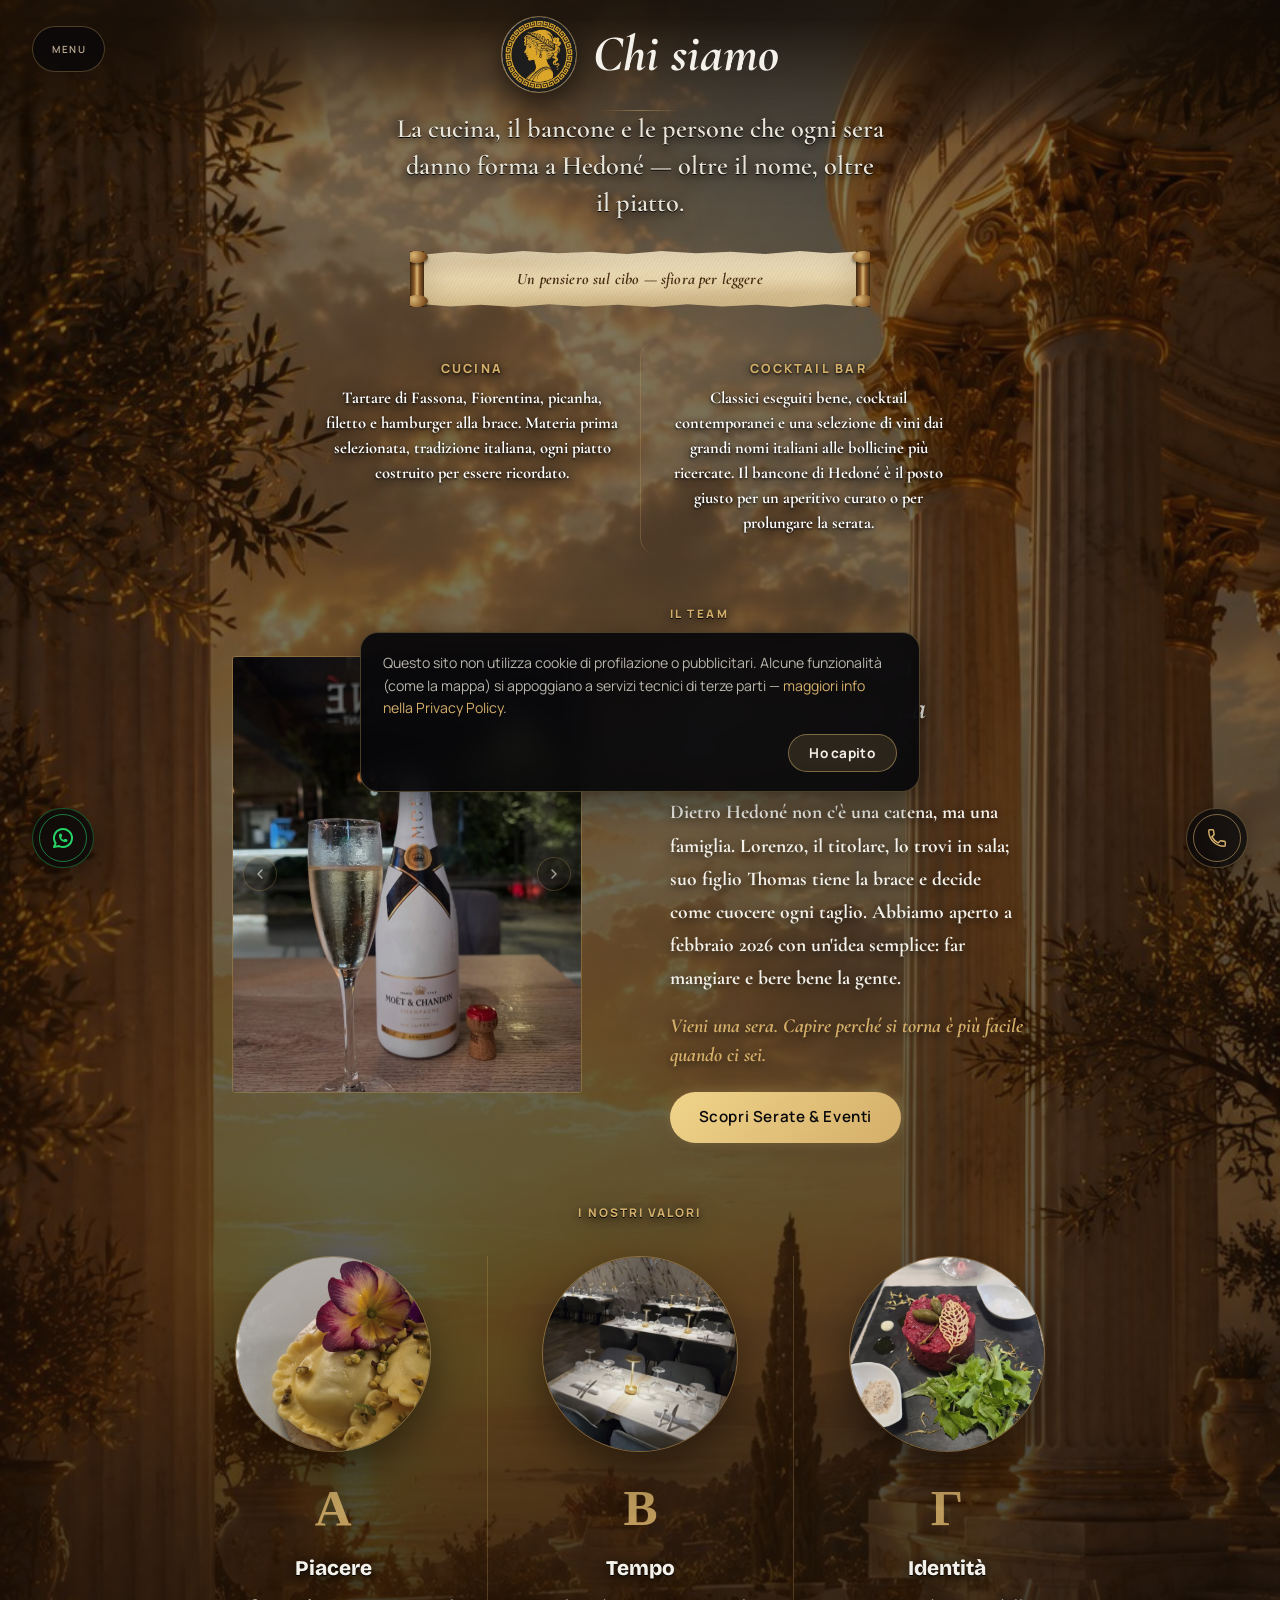
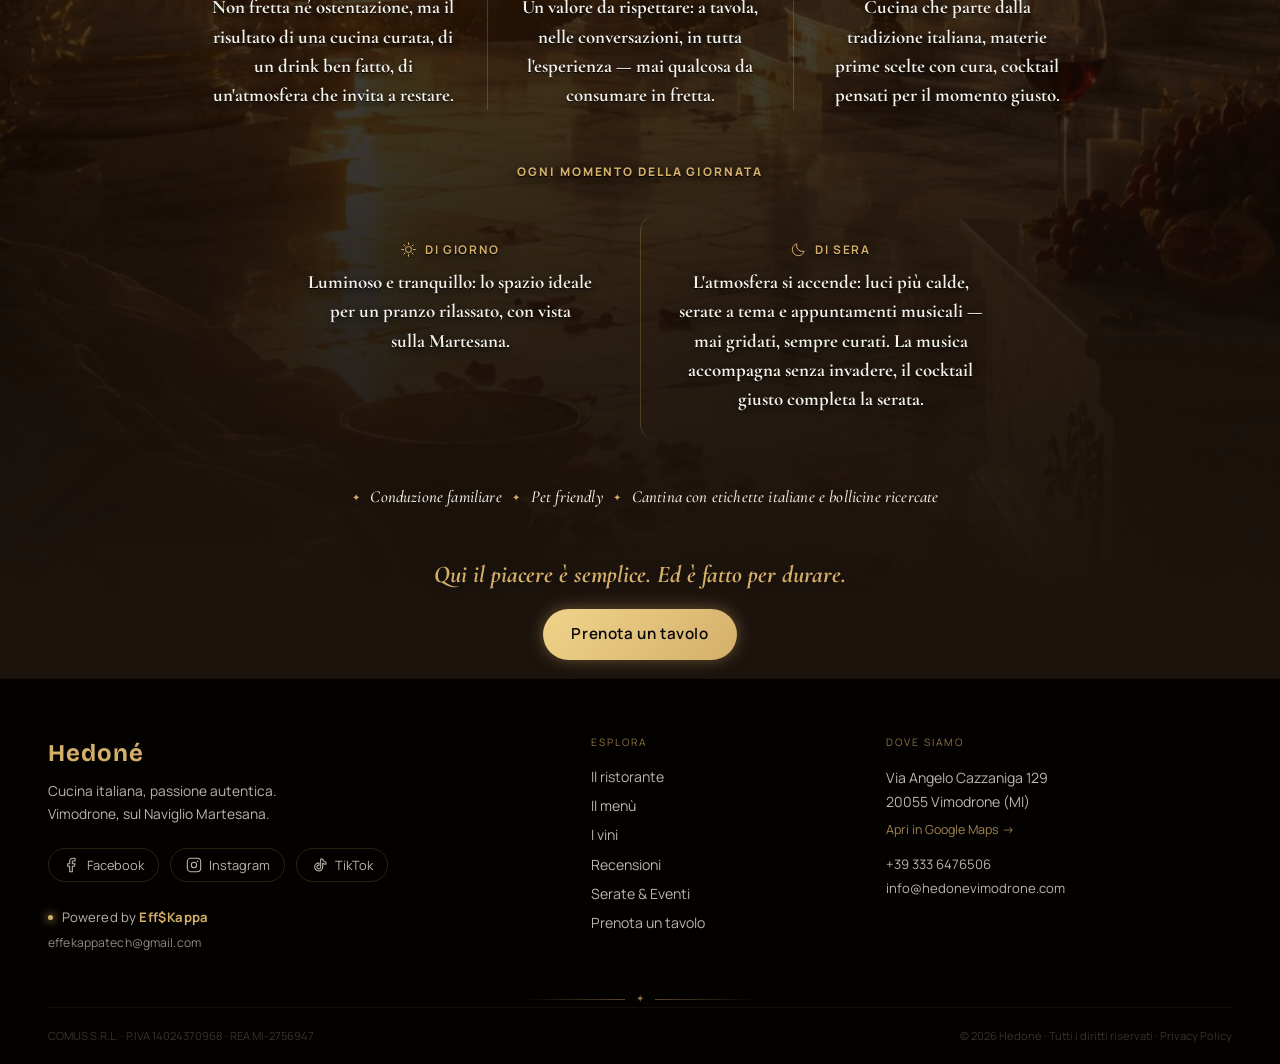
<file: chi-siamo.html>
<!DOCTYPE html>
<html lang="it">
<head>
<meta charset="UTF-8">
<meta name="viewport" content="width=device-width, initial-scale=1.0">
<title>Chi siamo — Hedoné Vimodrone</title>
<meta name="description" content="La storia di Hedoné: cucina, cocktail bar e le persone che ogni giorno danno vita al locale sul Naviglio Martesana a Vimodrone.">
<meta name="theme-color" content="#080502">
<meta name="color-scheme" content="dark">
<meta property="og:title" content="Chi siamo — Hedoné Vimodrone">
<meta property="og:description" content="Cucina, cocktail bar e le persone che ogni giorno danno vita a Hedoné.">
<meta property="og:type" content="website">
<meta property="og:locale" content="it_IT">
<meta property="og:site_name" content="Hedoné">
<meta property="og:image" content="assets/img/chi-siamo-tramonto-tempio.jpg">
<meta name="twitter:card" content="summary_large_image">
<link rel="icon" type="image/png" href="assets/img/logo-hedone-emblema.png">
<link rel="apple-touch-icon" href="assets/img/logo-hedone-emblema.png">
<link rel="preconnect" href="https://fonts.googleapis.com">
<link rel="preconnect" href="https://fonts.gstatic.com" crossorigin>
<link href="https://fonts.googleapis.com/css2?family=Manrope:wght@300;400;500;600;700;800&family=Bricolage+Grotesque:opsz,wght@12..96,400..800&family=Cormorant+Garamond:ital,wght@0,500;0,600;0,700;1,500;1,600&display=swap" rel="stylesheet">
<link rel="stylesheet" href="css/styles.css?v=20261125b">
</head>
<body>

<a class="skip-link" href="#main">Vai al contenuto</a>

<a class="whatsapp-fab" href="https://wa.me/393336476506" target="_blank" rel="noopener" aria-label="Scrivici su WhatsApp">
  <span class="whatsapp-fab-icon">
    <span class="whatsapp-fab-ring"></span>
    <svg viewBox="0 0 24 24" fill="none" stroke="currentColor" stroke-width="2" stroke-linecap="round" stroke-linejoin="round" aria-hidden="true"><path d="M3 21l1.65 -3.8a9 9 0 1 1 3.4 2.9l-5.05 .9"/><path d="M9 10a.5 .5 0 0 0 1 0v-1a.5 .5 0 0 0 -1 0v1a5 5 0 0 0 5 5h1a.5 .5 0 0 0 0 -1h-1a.5 .5 0 0 0 0 1"/></svg>
  </span>
  <span class="whatsapp-fab-label">WhatsApp</span>
</a>

<a class="call-fab" href="tel:+393336476506" aria-label="Chiamaci ora — +39 333 6476506">
  <span class="call-fab-icon">
    <span class="call-fab-ring"></span>
    <svg viewBox="0 0 24 24" fill="none" stroke="currentColor" stroke-width="1.6" stroke-linecap="round" stroke-linejoin="round" aria-hidden="true"><path d="M6.62 10.79a15.05 15.05 0 006.59 6.59l2.2-2.2a1 1 0 011.01-.24c1.12.37 2.33.57 3.58.57a1 1 0 011 1V20a1 1 0 01-1 1C10.61 21 3 13.39 3 4a1 1 0 011-1h3.28a1 1 0 011 1c0 1.25.2 2.46.57 3.58a1 1 0 01-.25 1.01l-2.2 2.2z"/></svg>
  </span>
  <span class="call-fab-label">Chiamaci ora</span>
</a>

<div class="cookie-notice" id="cookieNotice" role="region" aria-label="Informativa cookie">
  <p class="cookie-notice-text">Questo sito non utilizza cookie di profilazione o pubblicitari. Alcune funzionalità (come la mappa) si appoggiano a servizi tecnici di terze parti — <a href="privacy#privacy-cookie">maggiori info nella Privacy Policy</a>.</p>
  <div class="cookie-notice-actions">
    <button type="button" class="cookie-notice-btn" id="cookieNoticeBtn">Ho capito</button>
  </div>
</div>

<div class="nav-float" id="navFloat">
  <button class="nav-trigger" id="navTrigger" aria-label="Apri il menu" aria-expanded="false" aria-controls="navPanel">
    <span class="nav-trigger-icon" aria-hidden="true"></span>
    <span class="nav-trigger-label">Menu</span>
  </button>
  <nav class="nav-panel" id="navPanel" aria-label="Navigazione principale">
    <div class="nav-panel-links">
      <a href="./">Home</a>
      <a href="chi-siamo" aria-current="page">Chi siamo</a>
      <a href="./#piatti">Cucina</a>
      <a href="menu">Menù</a>
      <a href="./#frutti-realistici">Frutti Realistici</a>
      <a href="serate">Serate & Eventi</a>
      <a href="./#location">Dove siamo</a>
      <a href="./#prenota" class="nav-cta">Prenota</a>
    </div>
  </nav>
</div>

<main id="main">

  <!-- CHI È HEDONÉ -->
  <section class="about">
    <div class="about-bgvideo" aria-hidden="true">
      <video autoplay muted loop playsinline preload="auto" poster="assets/img/chi-siamo-tramonto-tempio.jpg" id="aboutBgVideoA" class="about-bgvideo-layer" disablepictureinpicture>
        <source src="assets/video/chi-siamo-tramonto-tempio.mp4" type="video/mp4">
      </video>
      <video autoplay muted loop playsinline preload="auto" id="aboutBgVideoB" class="about-bgvideo-layer" disablepictureinpicture>
        <source src="assets/video/chi-siamo-tramonto-tempio.mp4" type="video/mp4">
      </video>
      <div class="about-bgvideo-fade"></div>
    </div>
    <div class="about-seam" aria-hidden="true"></div>
    <span class="about-spotlight" aria-hidden="true"></span>
    <div class="about-inner">
      <div class="about-intro-header" data-reveal>
        <h1 style="display:inline-flex; align-items:center; gap:1rem; font-family:var(--font-elegant); font-style:italic; font-weight:700; font-size:clamp(2.1rem, 4.2vw, 3.2rem); margin:0 0 1.1rem;">
          <img class="about-emblem" src="assets/img/logo-hedone-emblema.png" alt="" style="width:clamp(58px, 6vw, 82px); height:clamp(58px, 6vw, 82px); margin:0; flex-shrink:0;">
          Chi siamo
        </h1>
        <span class="about-etymology-rule" aria-hidden="true"></span>
        <p class="about-etymology" style="max-width: 34rem;">La cucina, il bancone e le persone che ogni sera danno forma a Hedoné — oltre il nome, oltre il piatto.</p>
      </div>

      <div class="myth-epigraph" data-reveal tabindex="0" role="button" aria-expanded="false" aria-label="Mostra la citazione">
        <span class="myth-roller" aria-hidden="true"></span>
        <div class="myth-paper">
          <span class="myth-hint">Un pensiero sul cibo — sfiora per leggere</span>
          <div class="myth-body">
            <span class="myth-rule" aria-hidden="true"></span>
            «Il mangiare è uno dei piaceri della vita, e il mangiare bene è un'arte.»
            <span class="myth-cite">— Pellegrino Artusi, <em>La scienza in cucina e l'arte di mangiar bene</em></span>
            <span class="myth-rule" aria-hidden="true"></span>
          </div>
        </div>
        <span class="myth-roller" aria-hidden="true"></span>
      </div>

      <div class="about-features about-panel" data-reveal>
        <div class="about-feat about-feat-cucina">
          <span class="about-feat-photo" aria-hidden="true"></span>
          <span class="about-feat-kicker">Cucina</span>
          <p>Tartare di Fassona, Fiorentina, picanha, filetto e hamburger alla brace. Materia prima selezionata, tradizione italiana, ogni piatto costruito per essere ricordato.</p>
        </div>
        <div class="about-feat about-feat-bar">
          <span class="about-feat-photo" aria-hidden="true"></span>
          <span class="about-feat-kicker">Cocktail Bar</span>
          <p>Classici eseguiti bene, cocktail contemporanei e una selezione di vini dai grandi nomi italiani alle bollicine più ricercate. Il bancone di Hedoné è il posto giusto per un aperitivo curato o per prolungare la serata.</p>
        </div>
      </div>

      <!-- TEAM -->
      <div class="about-team" data-reveal>
        <div class="about-team-frame">
          <img class="about-team-img is-active" src="assets/img/team-barman.png" alt="Il team di Hedoné al bancone" loading="eager" style="object-position: center 22%;">
          <img class="about-team-img" src="assets/img/arredo-sala-notte.png" alt="La sala di Hedoné la sera" loading="lazy" style="object-position: center 40%;">
          <img class="about-team-img" src="assets/img/arredo-bancone-bar.jpg" alt="Il bancone cocktail di Hedoné" loading="lazy" style="object-position: center 50%;">
          <img class="about-team-img" src="assets/img/staff-bar-action1.jpg" alt="Il team al lavoro" loading="lazy" style="object-position: center 28%;">
          <img class="about-team-img" src="assets/img/arredo-dehor-sera.png" alt="Il dehor serale di Hedoné" loading="lazy" style="object-position: center 50%;">
          <img class="about-team-img" src="assets/img/arredo-tavolo-finestra.jpg" alt="Tavolo apparecchiato da Hedoné" loading="lazy" style="object-position: center 50%;">
          <img class="about-team-img" src="assets/img/arredo-dehor-giorno.png" alt="Il dehor di giorno di Hedoné" loading="lazy" style="object-position: center 50%;">
          <img class="about-team-img" src="assets/img/staff-gin-bar.jpg" alt="Barman con la selezione gin" loading="lazy" style="object-position: center 12%;">
          <img class="about-team-img" src="assets/img/arredo-mise-en-place.jpg" alt="Mise en place da Hedoné" loading="lazy" style="object-position: center 40%;">
          <img class="about-team-img" src="assets/img/staff-bar-action2.jpg" alt="Preparazione cocktail" loading="lazy" style="object-position: center 28%;">
          <img class="about-team-img" src="assets/img/team-champagne-sera.jpg" alt="Un brindisi da Hedoné" loading="lazy" style="object-position: center 40%;">
          <img class="about-team-img" src="assets/img/team-esterno-sera.jpg" alt="L'ingresso di Hedoné di sera" loading="lazy" style="object-position: center 55%;">
          <img class="about-team-img" src="assets/img/team-cucina-piatti.jpg" alt="Il team in cucina mentre impiatta" loading="lazy" style="object-position: center 55%;">
          <img class="about-team-img" src="assets/img/team-staff-selfie.jpg" alt="Il team di Hedoné in cucina" loading="lazy" style="object-position: center 35%;">
          <img class="about-team-img" src="assets/img/team-barman-mojito.jpg" alt="Il barman di Hedoné con due mojito" loading="lazy" style="object-position: center 25%;">
          <img class="about-team-img" src="assets/img/team-grill-action.jpg" alt="Lo chef di Hedoné alla griglia a brace" loading="lazy" style="object-position: center 35%;">
          <img class="about-team-img" src="assets/img/team-plating-agnello.jpg" alt="Lo chef di Hedoné impiatta le costolette di agnello" loading="lazy" style="object-position: center 40%;">
          <button type="button" class="about-team-nav is-prev" aria-label="Foto precedente">
            <svg viewBox="0 0 24 24" fill="none" stroke="currentColor" stroke-width="2" stroke-linecap="round" stroke-linejoin="round" aria-hidden="true"><polyline points="15 18 9 12 15 6"/></svg>
          </button>
          <button type="button" class="about-team-nav is-next" aria-label="Foto successiva">
            <svg viewBox="0 0 24 24" fill="none" stroke="currentColor" stroke-width="2" stroke-linecap="round" stroke-linejoin="round" aria-hidden="true"><polyline points="9 18 15 12 9 6"/></svg>
          </button>
          <div class="about-team-dots">
            <button type="button" class="about-team-dot is-active" aria-label="Foto 1"></button>
            <button type="button" class="about-team-dot" aria-label="Foto 2"></button>
            <button type="button" class="about-team-dot" aria-label="Foto 3"></button>
            <button type="button" class="about-team-dot" aria-label="Foto 4"></button>
            <button type="button" class="about-team-dot" aria-label="Foto 5"></button>
            <button type="button" class="about-team-dot" aria-label="Foto 6"></button>
            <button type="button" class="about-team-dot" aria-label="Foto 7"></button>
            <button type="button" class="about-team-dot" aria-label="Foto 8"></button>
            <button type="button" class="about-team-dot" aria-label="Foto 9"></button>
            <button type="button" class="about-team-dot" aria-label="Foto 10"></button>
            <button type="button" class="about-team-dot" aria-label="Foto 11"></button>
            <button type="button" class="about-team-dot" aria-label="Foto 12"></button>
            <button type="button" class="about-team-dot" aria-label="Foto 13"></button>
            <button type="button" class="about-team-dot" aria-label="Foto 14"></button>
            <button type="button" class="about-team-dot" aria-label="Foto 15"></button>
            <button type="button" class="about-team-dot" aria-label="Foto 16"></button>
            <button type="button" class="about-team-dot" aria-label="Foto 17"></button>
          </div>
        </div>
        <div class="about-team-copy about-panel">
          <span class="about-team-kicker">Il team</span>
          <p class="about-team-quote">"La serata giusta non si ordina dal menù. La costruiamo insieme."</p>
          <p>Dietro Hedoné non c'è una catena, ma una famiglia. Lorenzo, il titolare, lo trovi in sala; suo figlio Thomas tiene la brace e decide come cuocere ogni taglio. Abbiamo aperto a febbraio 2026 con un'idea semplice: far mangiare e bere bene la gente.</p>
          <p class="about-team-accent">Vieni una sera. Capire perché si torna è più facile quando ci sei.</p>
          <a href="serate" class="btn btn-primary about-team-cta">Scopri Serate &amp; Eventi</a>
        </div>
      </div>

      <div class="section-head" style="margin-bottom: 1.4rem;" data-reveal>
        <span class="section-kicker">I nostri valori</span>
      </div>
      <div class="pillars">
        <div class="pillar" data-reveal="pop">
          <span class="pillar-photo-wrap">
            <img class="pillar-photo" src="assets/img/piatto-ravioli-fiori.jpg" alt="Ravioli con fiori edibili, cucina curata di Hedoné" loading="lazy" style="object-position: center 60%;">
          </span>
          <span class="pillar-mark" aria-hidden="true">Α</span>
          <h3>Piacere</h3>
          <p>Non fretta né ostentazione, ma il risultato di una cucina curata, di un drink ben fatto, di un'atmosfera che invita a restare.</p>
        </div>
        <div class="pillar" data-reveal="pop">
          <span class="pillar-photo-wrap">
            <img class="pillar-photo" src="assets/img/pillar-tempo.jpg" alt="Il dehors di Hedoné la sera, tavoli con luci calde per restare senza fretta" loading="lazy">
          </span>
          <span class="pillar-mark" aria-hidden="true">Β</span>
          <h3>Tempo</h3>
          <p>Un valore da rispettare: a tavola, nelle conversazioni, in tutta l'esperienza — mai qualcosa da consumare in fretta.</p>
        </div>
        <div class="pillar" data-reveal="pop">
          <span class="pillar-photo-wrap">
            <img class="pillar-photo" src="assets/img/piatto-tartare.png" alt="Tartare con foglia oro, identità della cucina di Hedoné" loading="lazy" style="object-position: center 45%;">
          </span>
          <span class="pillar-mark" aria-hidden="true">Γ</span>
          <h3>Identità</h3>
          <p>Cucina che parte dalla tradizione italiana, materie prime scelte con cura, cocktail pensati per il momento giusto.</p>
        </div>
      </div>

      <div class="section-head" style="margin-bottom: 1.4rem;" data-reveal>
        <span class="section-kicker">Ogni momento della giornata</span>
      </div>
      <div class="about-daynight">
        <div class="about-time about-time-day" data-reveal="pop">
          <span class="about-time-photo" aria-hidden="true"></span>
          <span class="about-time-kicker">
            <svg class="about-time-icon" viewBox="0 0 24 24" fill="none" aria-hidden="true">
              <circle cx="12" cy="12" r="4.2" stroke="currentColor" stroke-width="1.4"/>
              <g stroke="currentColor" stroke-width="1.4" stroke-linecap="round">
                <path d="M12 2.4v2.6"/>
                <path d="M12 19v2.6"/>
                <path d="M21.6 12h-2.6"/>
                <path d="M5 12H2.4"/>
                <path d="M18.6 5.4l-1.8 1.8"/>
                <path d="M7.2 16.8l-1.8 1.8"/>
                <path d="M18.6 18.6l-1.8-1.8"/>
                <path d="M7.2 7.2L5.4 5.4"/>
              </g>
            </svg>
            Di giorno
          </span>
          <p>Luminoso e tranquillo: lo spazio ideale per un pranzo rilassato, con vista sulla Martesana.</p>
        </div>
        <div class="about-time about-time-night" data-reveal="pop">
          <span class="about-time-photo" aria-hidden="true"></span>
          <span class="about-time-kicker">
            <svg class="about-time-icon" viewBox="0 0 24 24" fill="none" aria-hidden="true">
              <path d="M20 14.5A8.5 8.5 0 0 1 9.5 4a8.5 8.5 0 1 0 10.5 10.5Z" stroke="currentColor" stroke-width="1.4" stroke-linejoin="round"/>
            </svg>
            Di sera
          </span>
          <p>L'atmosfera si accende: luci più calde, serate a tema e appuntamenti musicali — mai gridati, sempre curati. La musica accompagna senza invadere, il cocktail giusto completa la serata.</p>
        </div>
      </div>

      <div class="about-tags">
        <span>Conduzione familiare</span>
        <span>Pet friendly</span>
        <span>Cantina con etichette italiane e bollicine ricercate</span>
      </div>

      <p class="about-closing">Qui il piacere è semplice. Ed è fatto per durare.</p>

      <div style="text-align:center; margin-top: 1rem;">
        <a href="./#prenota" class="btn btn-primary">Prenota un tavolo</a>
      </div>
    </div>
  </section>

</main>

<footer class="site-footer">
  <div class="footer-inner">
    <div class="footer-brand-col">
      <div class="footer-brand">Hedoné</div>
      <p class="footer-tagline">Cucina italiana, passione autentica.<br>Vimodrone, sul Naviglio Martesana.</p>
      <div class="footer-social-icons">
        <a href="https://www.facebook.com/share/1H7stA7eek/?mibextid=wwXIfr" target="_blank" rel="noopener" aria-label="Facebook di Hedoné">
          <svg width="16" height="16" viewBox="0 0 24 24" fill="none" stroke="currentColor" stroke-width="1.6" stroke-linecap="round" stroke-linejoin="round" aria-hidden="true"><path d="M18 2h-3a5 5 0 0 0-5 5v3H7v4h3v8h4v-8h3l1-4h-4V7a1 1 0 0 1 1-1h3z"/></svg>
          Facebook
        </a>
        <a href="https://www.instagram.com/hedone.vimodrone" target="_blank" rel="noopener" aria-label="Instagram di Hedoné">
          <svg width="16" height="16" viewBox="0 0 24 24" fill="none" stroke="currentColor" stroke-width="1.6" stroke-linecap="round" stroke-linejoin="round" aria-hidden="true"><rect x="2" y="2" width="20" height="20" rx="5"/><circle cx="12" cy="12" r="4"/><circle cx="17.5" cy="6.5" r="1.2" fill="currentColor" stroke="none"/></svg>
          Instagram
        </a>
        <a href="https://www.tiktok.com/@hedone_vimodrone" target="_blank" rel="noopener" aria-label="TikTok di Hedoné">
          <svg width="16" height="16" viewBox="0 0 24 24" fill="none" stroke="currentColor" stroke-width="1.6" stroke-linecap="round" stroke-linejoin="round" aria-hidden="true"><path d="M16 3c.5 2.7 2.3 4.5 5 4.8V11c-1.9 0-3.6-.6-5-1.7V15a6 6 0 1 1-5.5-6v3.2a2.8 2.8 0 1 0 2.5 2.8V3h3z"/></svg>
          TikTok
        </a>
      </div>
      <div class="footer-credit">
        <div class="footer-credit-row">
          <span class="footer-credit-dot" aria-hidden="true"></span>
          <span>Powered by <a href="mailto:effekappatech@gmail.com"><strong>Eff$Kappa</strong></a></span>
        </div>
        <a class="footer-credit-cta" href="mailto:effekappatech@gmail.com">effekappatech@gmail.com</a>
      </div>
    </div>
    <div class="footer-links-col">
      <p class="footer-col-title">Esplora</p>
      <nav class="footer-nav">
        <a href="chi-siamo">Il ristorante</a>
        <a href="menu">Il menù</a>
        <a href="menu#mn-vini">I vini</a>
        <a href="./#recensioni">Recensioni</a>
        <a href="serate">Serate &amp; Eventi</a>
        <a href="./#prenota">Prenota un tavolo</a>
      </nav>
    </div>
    <div class="footer-contact-col">
      <p class="footer-col-title">Dove siamo</p>
      <address class="footer-address">
        Via Angelo Cazzaniga 129<br>
        20055 Vimodrone (MI)<br>
        <a href="https://www.google.com/maps/dir/?api=1&destination=Via+Angelo+Cazzaniga+129+Vimodrone+MI" target="_blank" rel="noopener">Apri in Google Maps →</a>
      </address>
      <p class="footer-contact-line"><a href="tel:+393336476506">+39 333 6476506</a></p>
      <p class="footer-contact-line"><a href="mailto:info@hedonevimodrone.com">info@hedonevimodrone.com</a></p>
    </div>
  </div>
  <div class="footer-ornament" aria-hidden="true">
    <span class="footer-orn-line"></span>
    <span class="footer-orn-gem">✦</span>
    <span class="footer-orn-line"></span>
  </div>
  <div class="footer-legal">
    <p>COMUS S.R.L. · P.IVA 14024370968 · REA MI-2756947</p>
    <p>© <span id="footerYear">2025</span> Hedoné · Tutti i diritti riservati · <a href="privacy" style="color:inherit;">Privacy Policy</a></p>
  </div>
</footer>
<script src="js/footer-fab.js" defer></script>

<script>
(function () {
  var footerYear = document.getElementById('footerYear');
  if (footerYear) footerYear.textContent = new Date().getFullYear();

  var trigger = document.getElementById('navTrigger');
  var panel   = document.getElementById('navPanel');
  var float   = document.getElementById('navFloat');
  if (trigger && panel && float) {
    trigger.addEventListener('click', function (e) {
      e.stopPropagation();
      var open = float.classList.toggle('is-open');
      trigger.setAttribute('aria-expanded', open ? 'true' : 'false');
    });
    document.addEventListener('click', function (e) {
      if (!float.contains(e.target)) {
        float.classList.remove('is-open');
        trigger.setAttribute('aria-expanded', 'false');
      }
    });
    document.addEventListener('keydown', function (e) {
      if (e.key === 'Escape' && float.classList.contains('is-open')) {
        float.classList.remove('is-open');
        trigger.setAttribute('aria-expanded', 'false');
        trigger.focus();
      }
    });
  }

  var reveals = document.querySelectorAll('[data-reveal]');
  if (reveals.length && 'IntersectionObserver' in window) {
    var obs = new IntersectionObserver(function (entries) {
      entries.forEach(function (e) {
        if (e.isIntersecting) { e.target.classList.add('is-visible'); obs.unobserve(e.target); }
      });
    }, { threshold: 0.1 });
    reveals.forEach(function (el) { obs.observe(el); });
  }

  /* ---------- CHI SIAMO: alone dorato che segue il mouse ---------- */
  var aboutSection = document.querySelector(".about");
  if (aboutSection) {
    aboutSection.addEventListener("mousemove", function (e) {
      var rect = aboutSection.getBoundingClientRect();
      var mx = ((e.clientX - rect.left) / rect.width) * 100;
      var my = ((e.clientY - rect.top) / rect.height) * 100;
      aboutSection.style.setProperty("--mx", mx + "%");
      aboutSection.style.setProperty("--my", my + "%");
    });
    aboutSection.addEventListener("mouseenter", function () {
      aboutSection.classList.add("is-active");
    });
    aboutSection.addEventListener("mouseleave", function () {
      aboutSection.classList.remove("is-active");
    });
  }

  /* ---------- EPIGRAFE A PERGAMENA: hover su desktop, tap su touch ---------- */
  var mythEpigraph = document.querySelector(".myth-epigraph");
  if (mythEpigraph) {
    mythEpigraph.addEventListener("click", function () {
      var isOpen = mythEpigraph.classList.toggle("is-open");
      mythEpigraph.setAttribute("aria-expanded", isOpen ? "true" : "false");
    });
  }

  /* ---------- ABOUT BG VIDEO: due copie sfalsate, dissolvenza incrociata ----------
     La clip non è girata per un loop perfetto: un riavvolgimento nativo è pulito ma
     mostra comunque un piccolo scatto di contenuto ogni ciclo. Soluzione: due <video>
     identici, sfalsati di mezza durata, entrambi in loop nativo (nessun seek manuale,
     quindi nessun singhiozzo). A ogni istante, quello dei due che sta per riavvolgersi
     viene reso trasparente mentre l'altro — a metà del proprio ciclo — resta in vista. */
  (function () {
    var vA = document.getElementById("aboutBgVideoA");
    var vB = document.getElementById("aboutBgVideoB");
    if (!vA || !vB) return;

    if (window.matchMedia("(prefers-reduced-motion: reduce)").matches) {
      vA.pause(); vA.removeAttribute("autoplay");
      vB.pause(); vB.removeAttribute("autoplay");
      return;
    }

    var offsetDone = false;
    var fadeWindow = 0.5; // secondi di dissolvenza a cavallo del punto di loop
    var avvio = 0;        // istante in cui le due copie partono insieme
    var DISSOLVI_INIZIO = 0.6; // secondi per passare dal poster al video che gira

    /* Partenza sincronizzata: prima si portano le due copie nei loro punti (A all'inizio,
       B a metà), si aspetta che abbiano entrambe i dati, poi si fanno partire INSIEME.
       Prima la seconda copia partiva ~0,4 s dopo e, al primo riavvolgimento, veniva
       "ricalibrata" con un salto visibile sul video in vista (lo scatto del primo loop).
       Ora lo sfasamento è giusto fin dall'inizio e non ci sono più salti. */
    function pronto(v) {
      return new Promise(function (ok) {
        function chk() { if (!v.seeking && v.readyState >= 3) ok(); else setTimeout(chk, 30); }
        chk();
      });
    }
    function parti() {
      if (offsetDone || avvio) return;
      var dur = vA.duration;
      if (!dur || !isFinite(dur)) return;
      avvio = -1; // in preparazione
      vA.pause(); vB.pause();
      try { vA.currentTime = 0; vB.currentTime = dur / 2; } catch (e) {}
      var via = false;
      function vai() {
        if (via) return; via = true;
        offsetDone = true; avvio = performance.now();
        var pa = vA.play(), pb = vB.play();
        if (pa && pa.catch) pa.catch(function () {});
        if (pb && pb.catch) pb.catch(function () {});
      }
      Promise.all([pronto(vA), pronto(vB)]).then(vai);
      setTimeout(vai, 4000); // rete lenta: parte comunque
    }
    vA.addEventListener("loadedmetadata", parti);
    if (vA.readyState >= 1) parti();

    function fadeFactor(v) {
      if (!v.duration) return 1;
      var dist = Math.min(v.currentTime, v.duration - v.currentTime);
      return dist >= fadeWindow ? 1 : Math.max(0, dist / fadeWindow);
    }

    var ultimaA = "", ultimaB = "";
    function tick() {
      if (offsetDone) {
        var f = Math.min(1, (performance.now() - avvio) / (DISSOLVI_INIZIO * 1000)); // 0 → 1 nei primi istanti
        var oa = Math.max(fadeFactor(vA), 1 - f);   // all'inizio resta il poster, poi lascia il posto al video
        var ob = fadeFactor(vB) * f;
        var sa = String(oa.toFixed(3)), sb = String(ob.toFixed(3));
        if (sa !== ultimaA) { vA.style.opacity = sa; ultimaA = sa; }
        if (sb !== ultimaB) { vB.style.opacity = sb; ultimaB = sb; }
      }
      requestAnimationFrame(tick);
    }
    requestAnimationFrame(tick);
  })();

  /* ---------- TEAM CAROUSEL ---------- */
  (function () {
    var imgs = document.querySelectorAll(".about-team-img");
    var dots = document.querySelectorAll(".about-team-dot");
    if (imgs.length < 2) return;
    var order = [];
    for (var i = 1; i < imgs.length; i++) order.push(i);
    for (var j = order.length - 1; j > 0; j--) {
      var k = Math.floor(Math.random() * (j + 1));
      var tmp = order[j]; order[j] = order[k]; order[k] = tmp;
    }
    order.unshift(0);
    var current = 0;
    var timer = null;
    function goTo(n) {
      n = ((n % imgs.length) + imgs.length) % imgs.length;
      imgs[order[current]].classList.remove("is-active");
      dots[current].classList.remove("is-active");
      current = n;
      imgs[order[current]].classList.add("is-active");
      dots[current].classList.add("is-active");
    }
    function next() { goTo(current + 1); }
    function prev() { goTo(current - 1); }
    function startLoop() {
      if (timer) clearInterval(timer);
      timer = setInterval(function () {
        if (!document.hidden) next();
      }, 2500);
    }
    // Navigazione manuale (click sui pallini, swipe su touch): il loop
    // automatico riparte da capo dopo ogni interazione dell'utente, così
    // non "salta avanti" subito dopo che ha scelto una foto lui stesso.
    function userNav(fn) {
      fn();
      startLoop();
    }
    dots.forEach(function (dot, idx) {
      dot.addEventListener("click", function () { userNav(function () { goTo(idx); }); });
    });
    var frame = document.querySelector(".about-team-frame");
    if (!frame) return;
    var prevBtn = frame.querySelector(".about-team-nav.is-prev");
    var nextBtn = frame.querySelector(".about-team-nav.is-next");
    if (prevBtn) prevBtn.addEventListener("click", function () { userNav(prev); });
    if (nextBtn) nextBtn.addEventListener("click", function () { userNav(next); });

    var touchStartX = null;
    frame.addEventListener("touchstart", function (e) {
      touchStartX = e.touches[0].clientX;
    }, { passive: true });
    frame.addEventListener("touchend", function (e) {
      if (touchStartX === null) return;
      var dx = e.changedTouches[0].clientX - touchStartX;
      touchStartX = null;
      if (Math.abs(dx) < 30) return;
      userNav(dx < 0 ? next : prev);
    }, { passive: true });

    // Drag col mouse (desktop, nessun touch): stessa soglia dello swipe.
    var dragStartX = null;
    frame.addEventListener("mousedown", function (e) {
      if (e.target.closest(".about-team-nav, .about-team-dot")) return;
      dragStartX = e.clientX;
    });
    window.addEventListener("mouseup", function (e) {
      if (dragStartX === null) return;
      var dx = e.clientX - dragStartX;
      dragStartX = null;
      if (Math.abs(dx) < 30) return;
      userNav(dx < 0 ? next : prev);
    });

    var obs2 = new IntersectionObserver(function (entries) {
      if (entries[0].isIntersecting) { startLoop(); obs2.disconnect(); }
    }, { threshold: 0.25 });
    obs2.observe(frame);
  })();
}());
</script>
<script src="js/cookie-notice.js"></script>
</body>
</html>
</file>
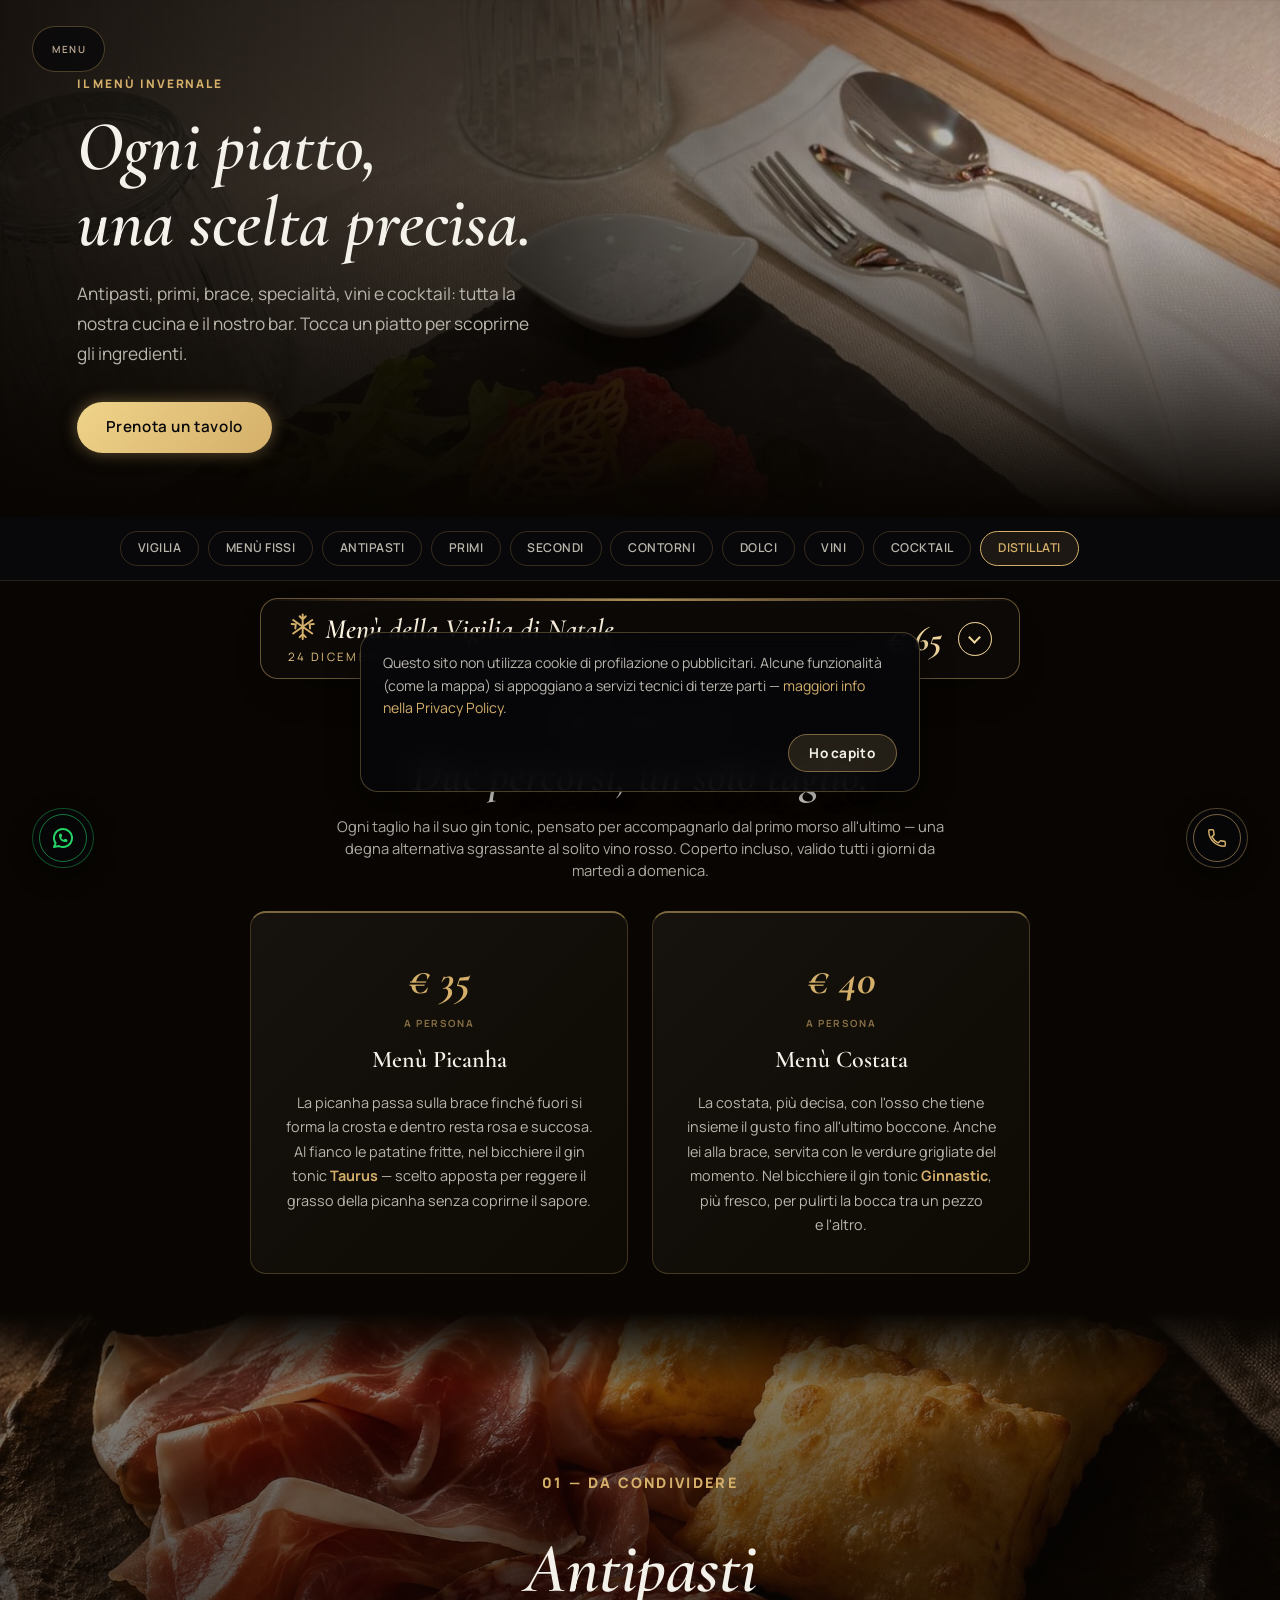
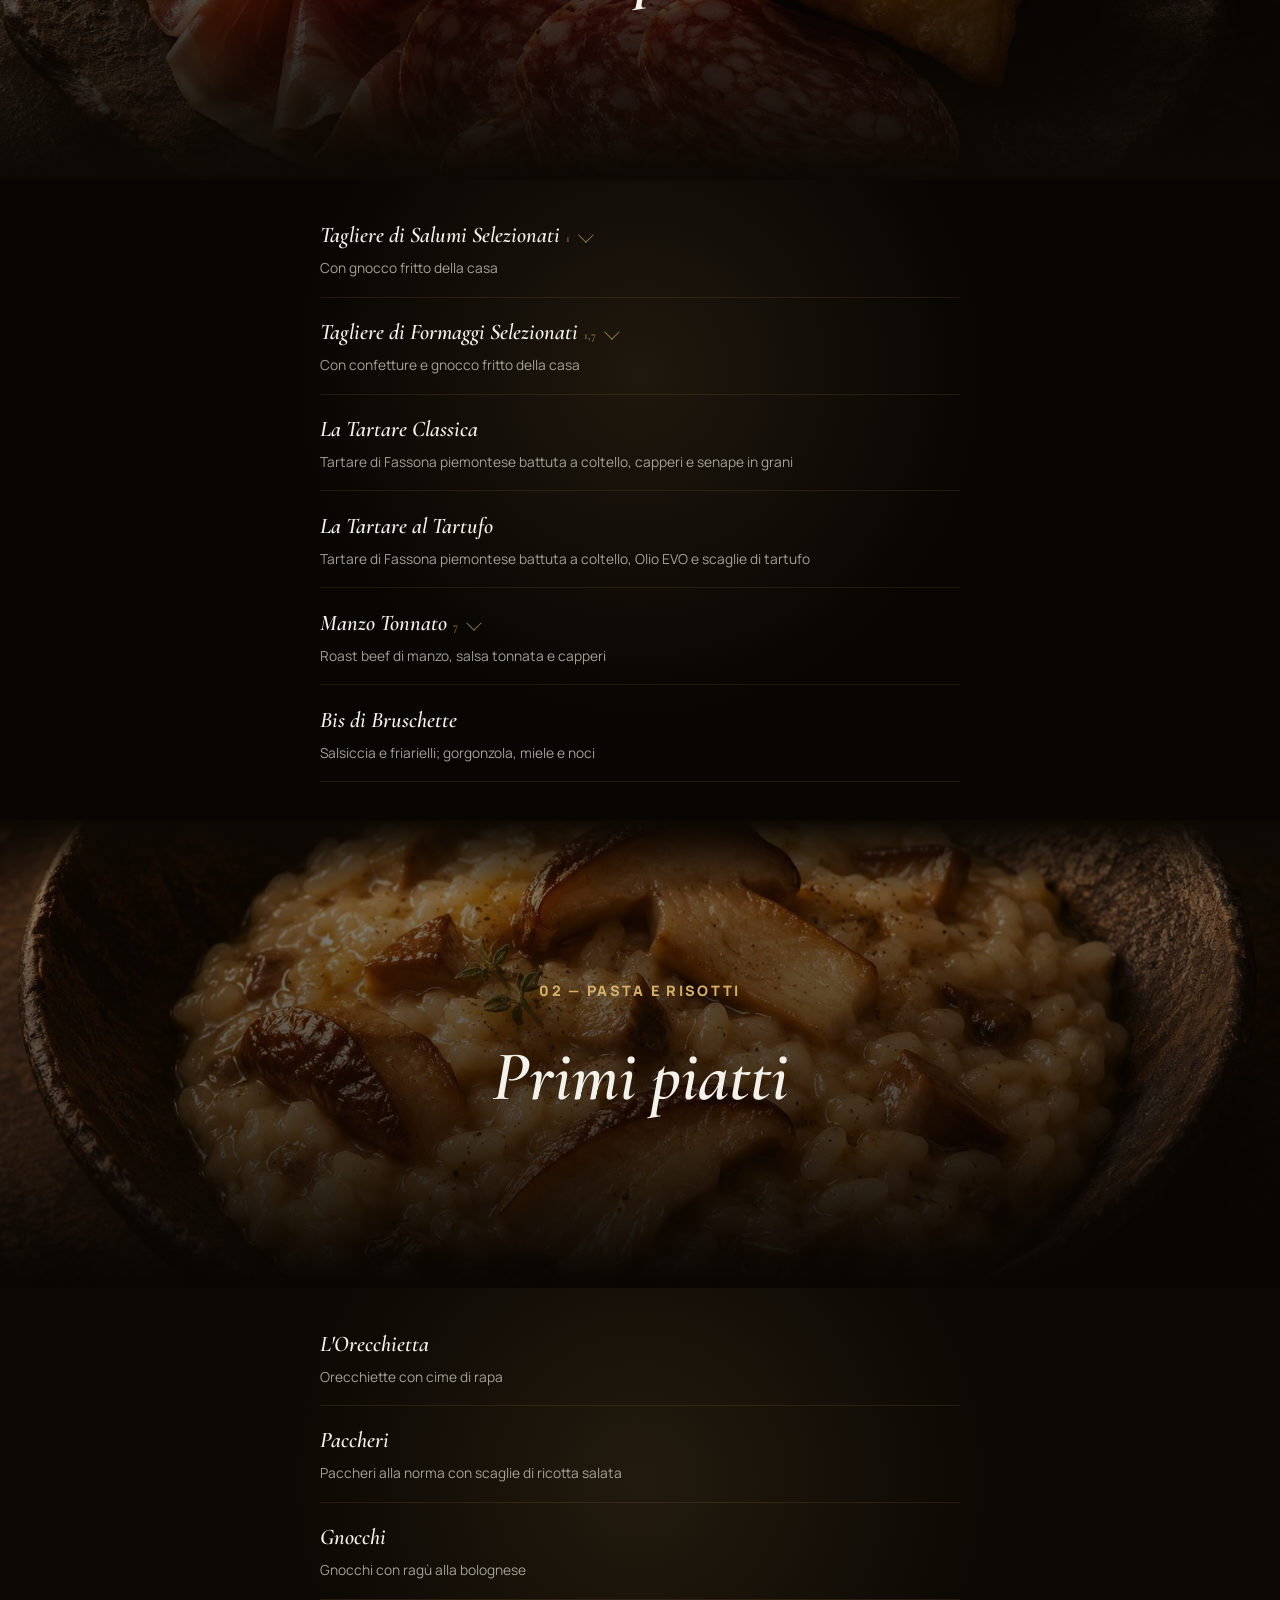
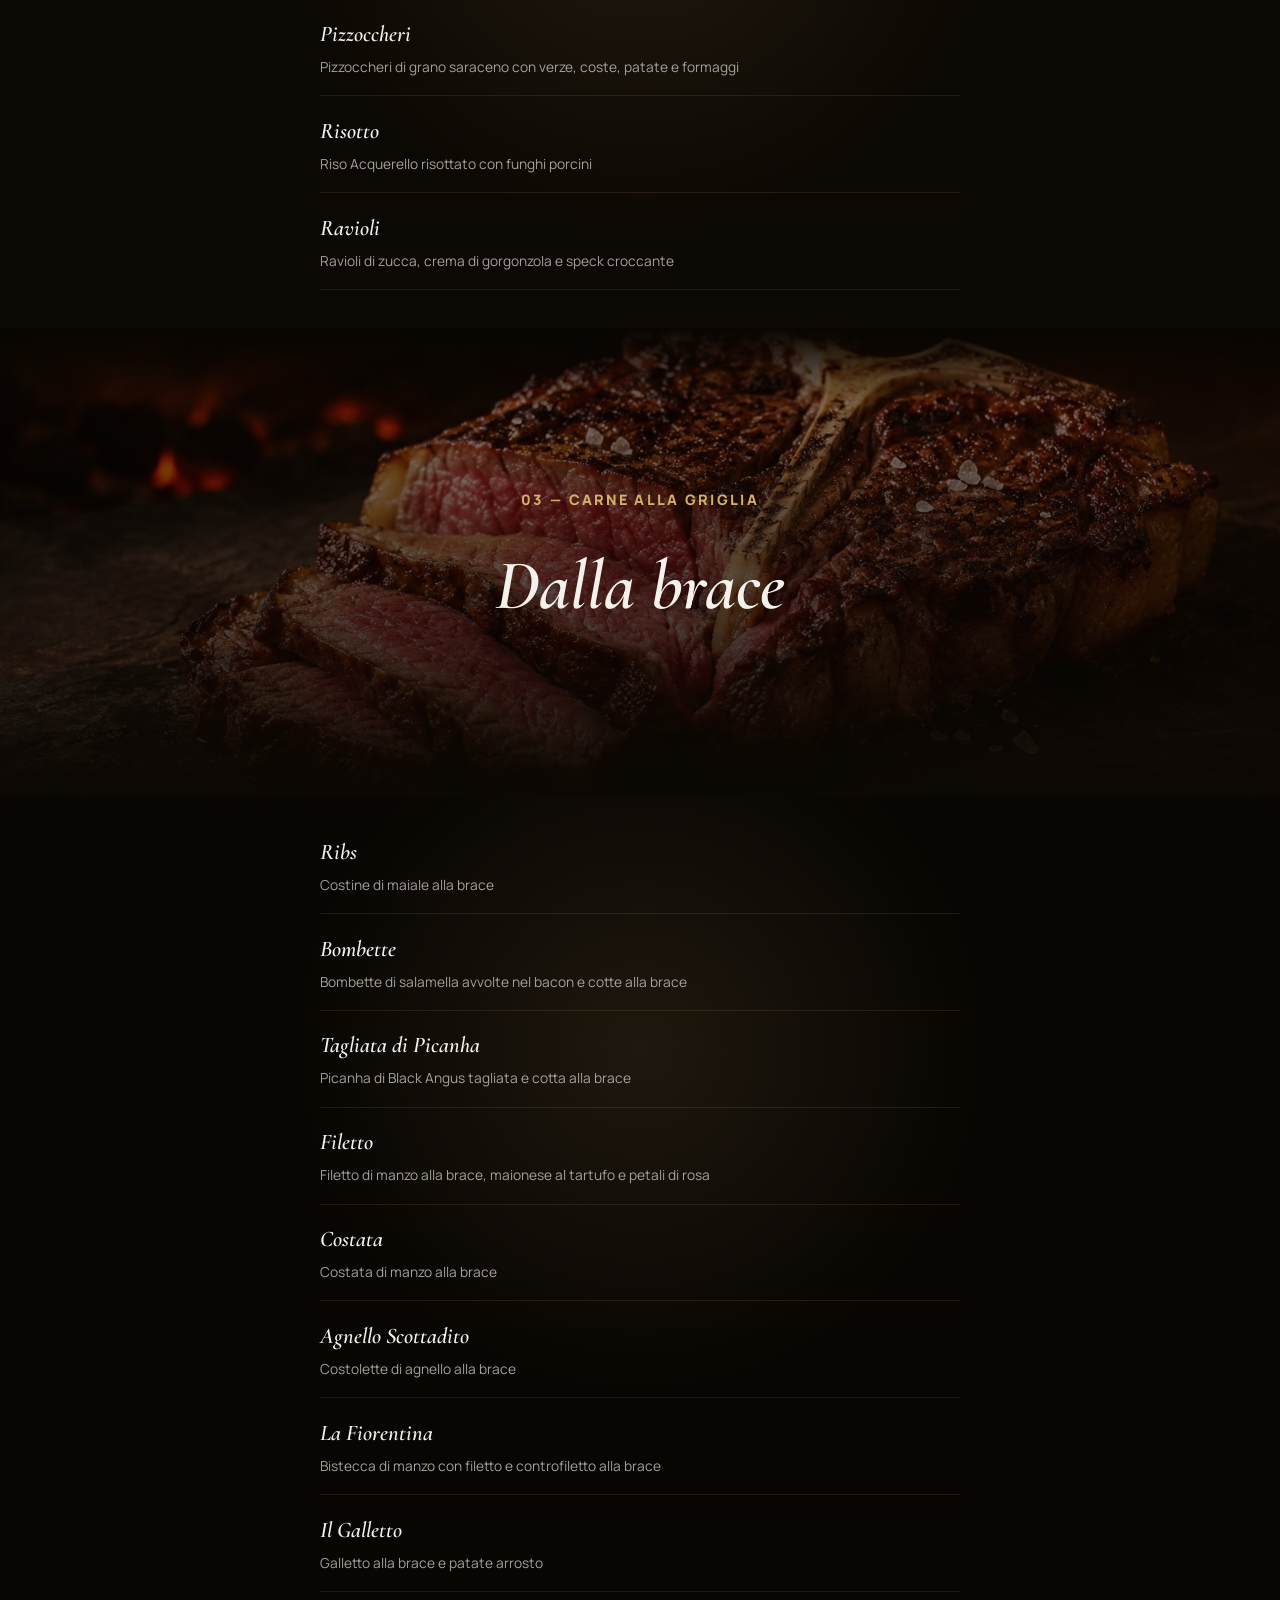
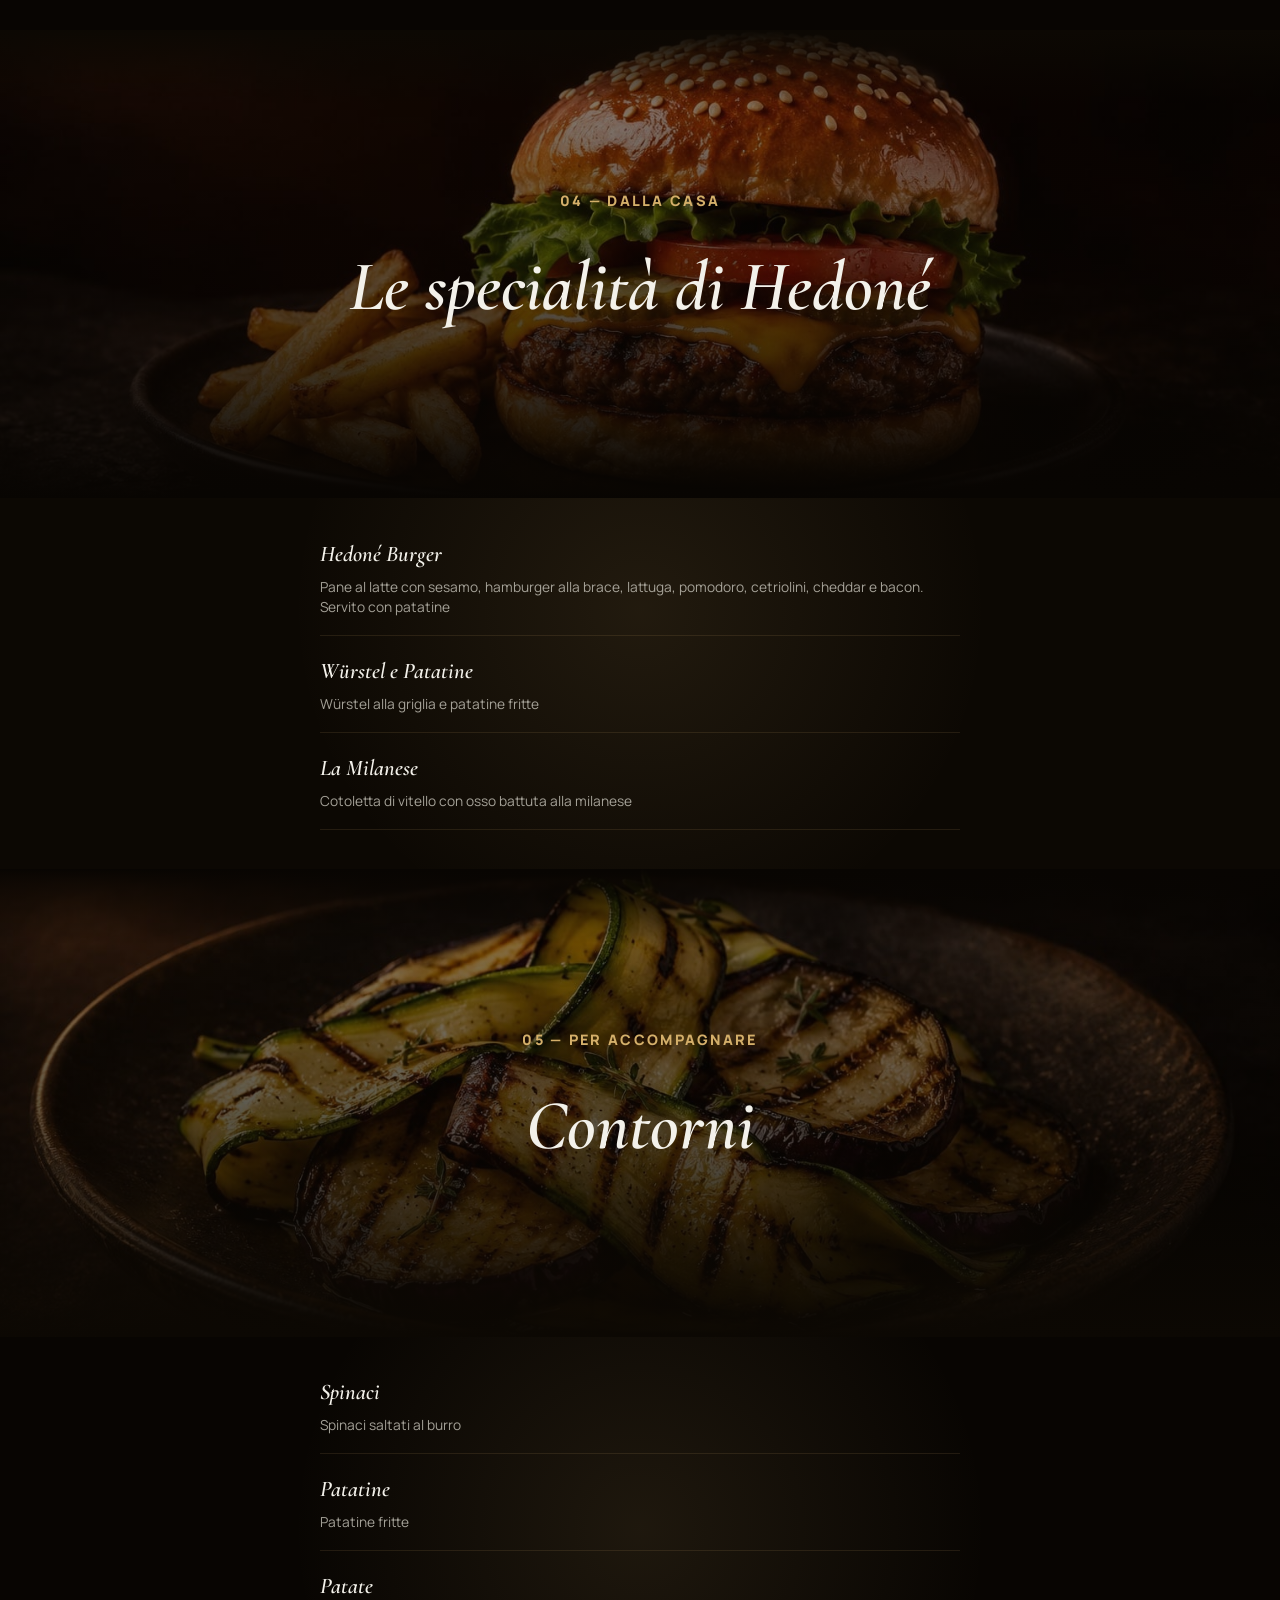
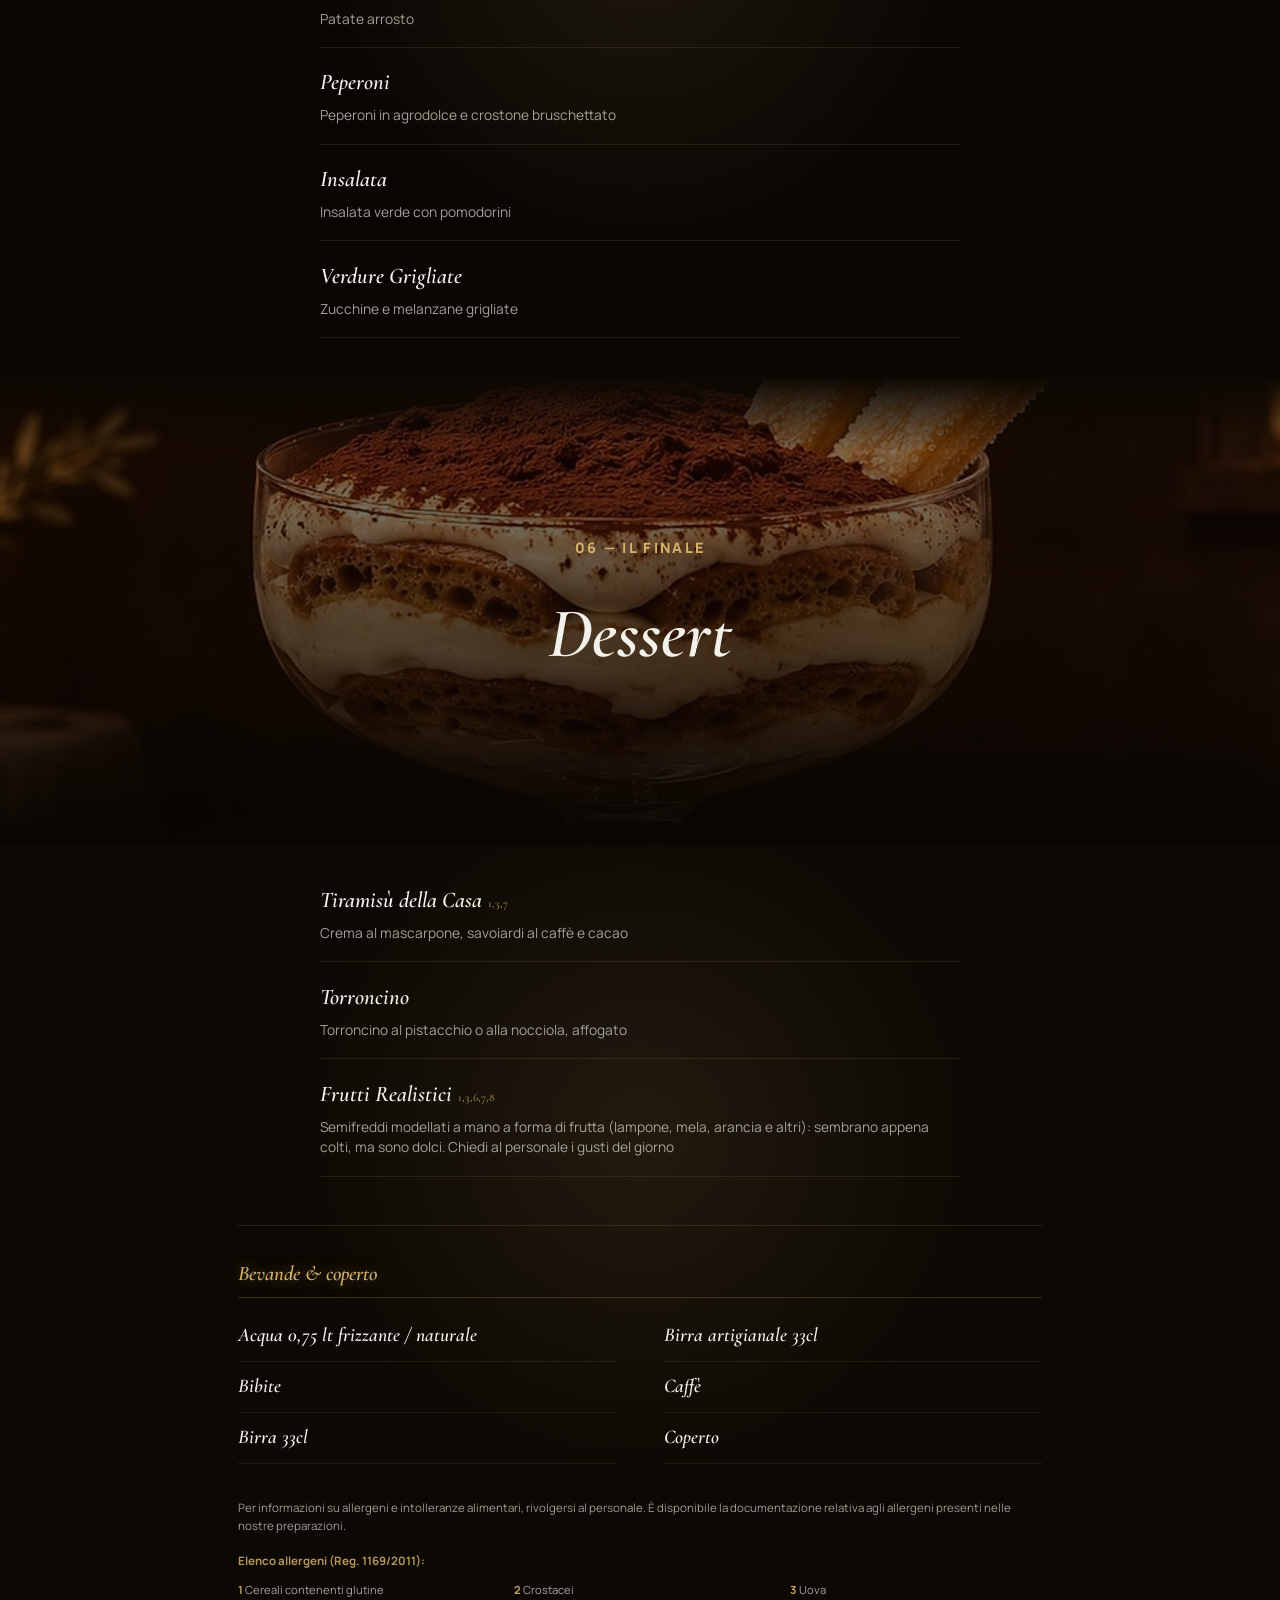
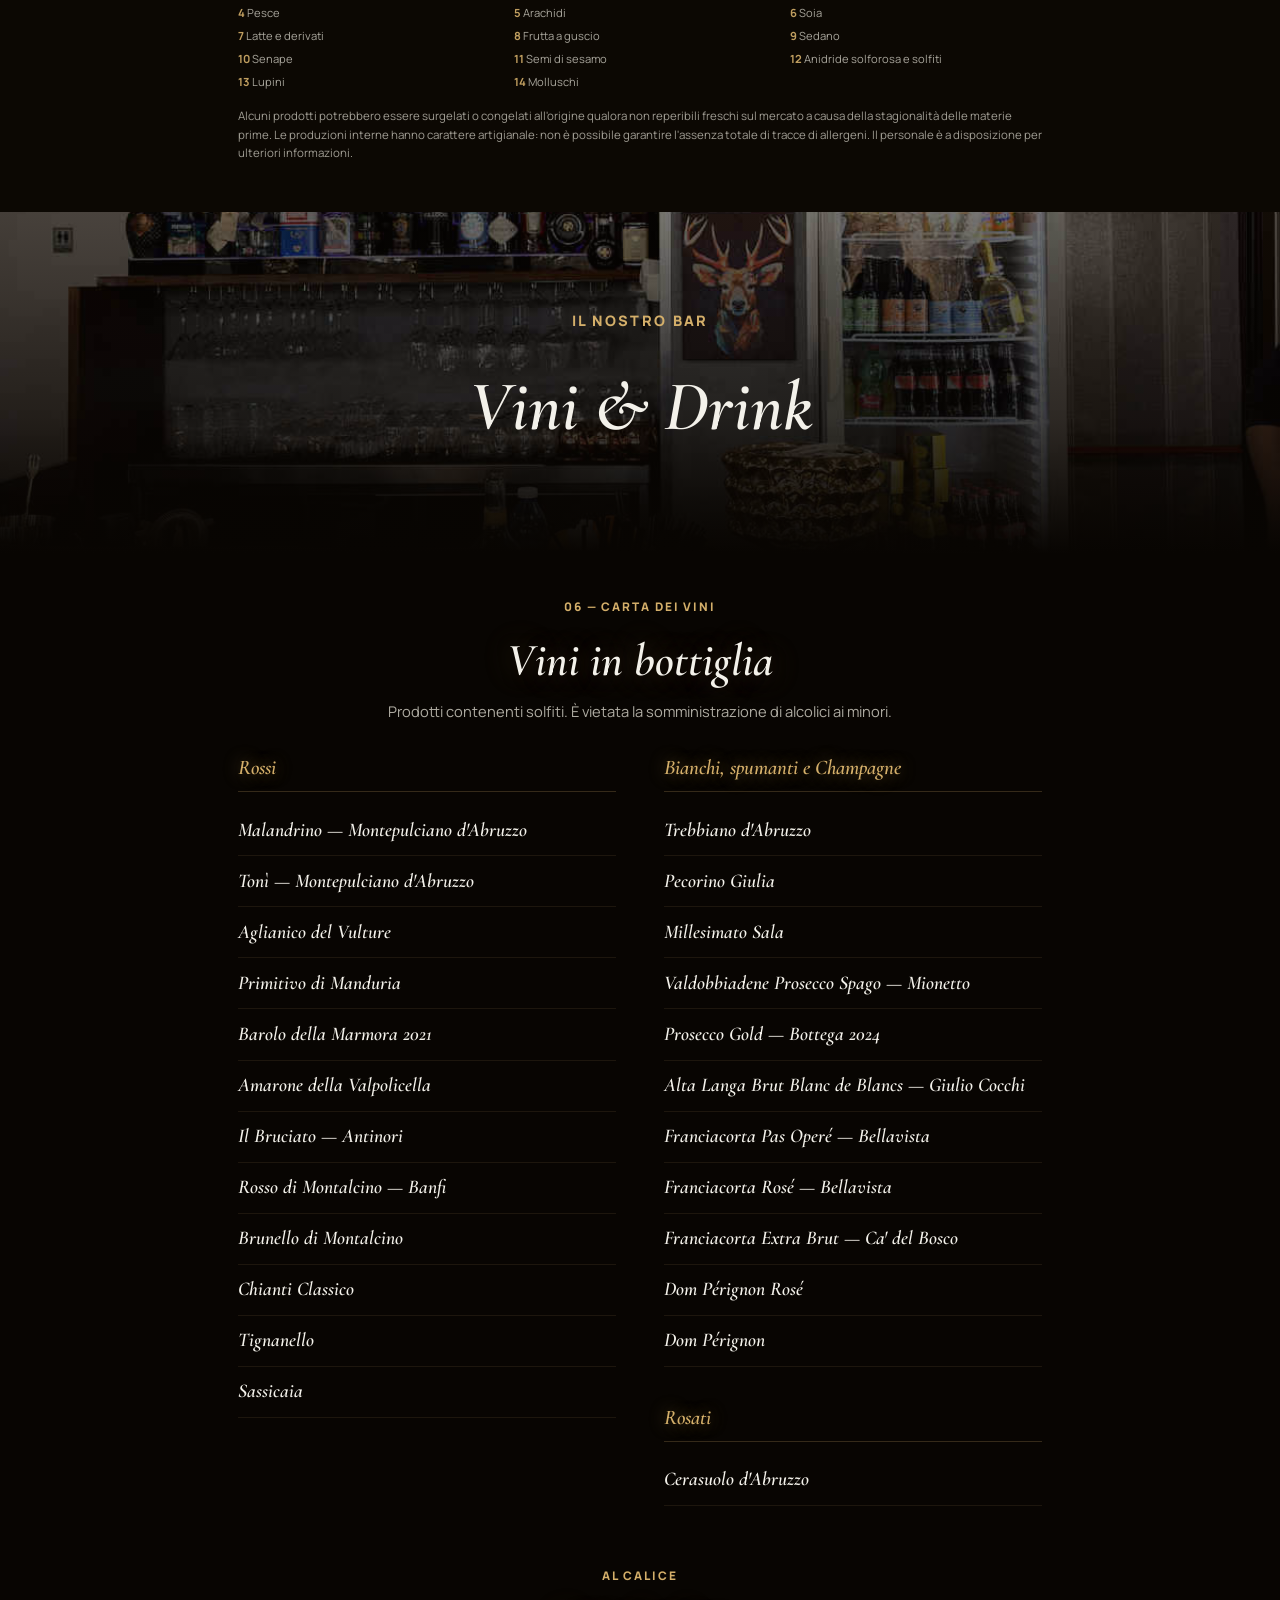
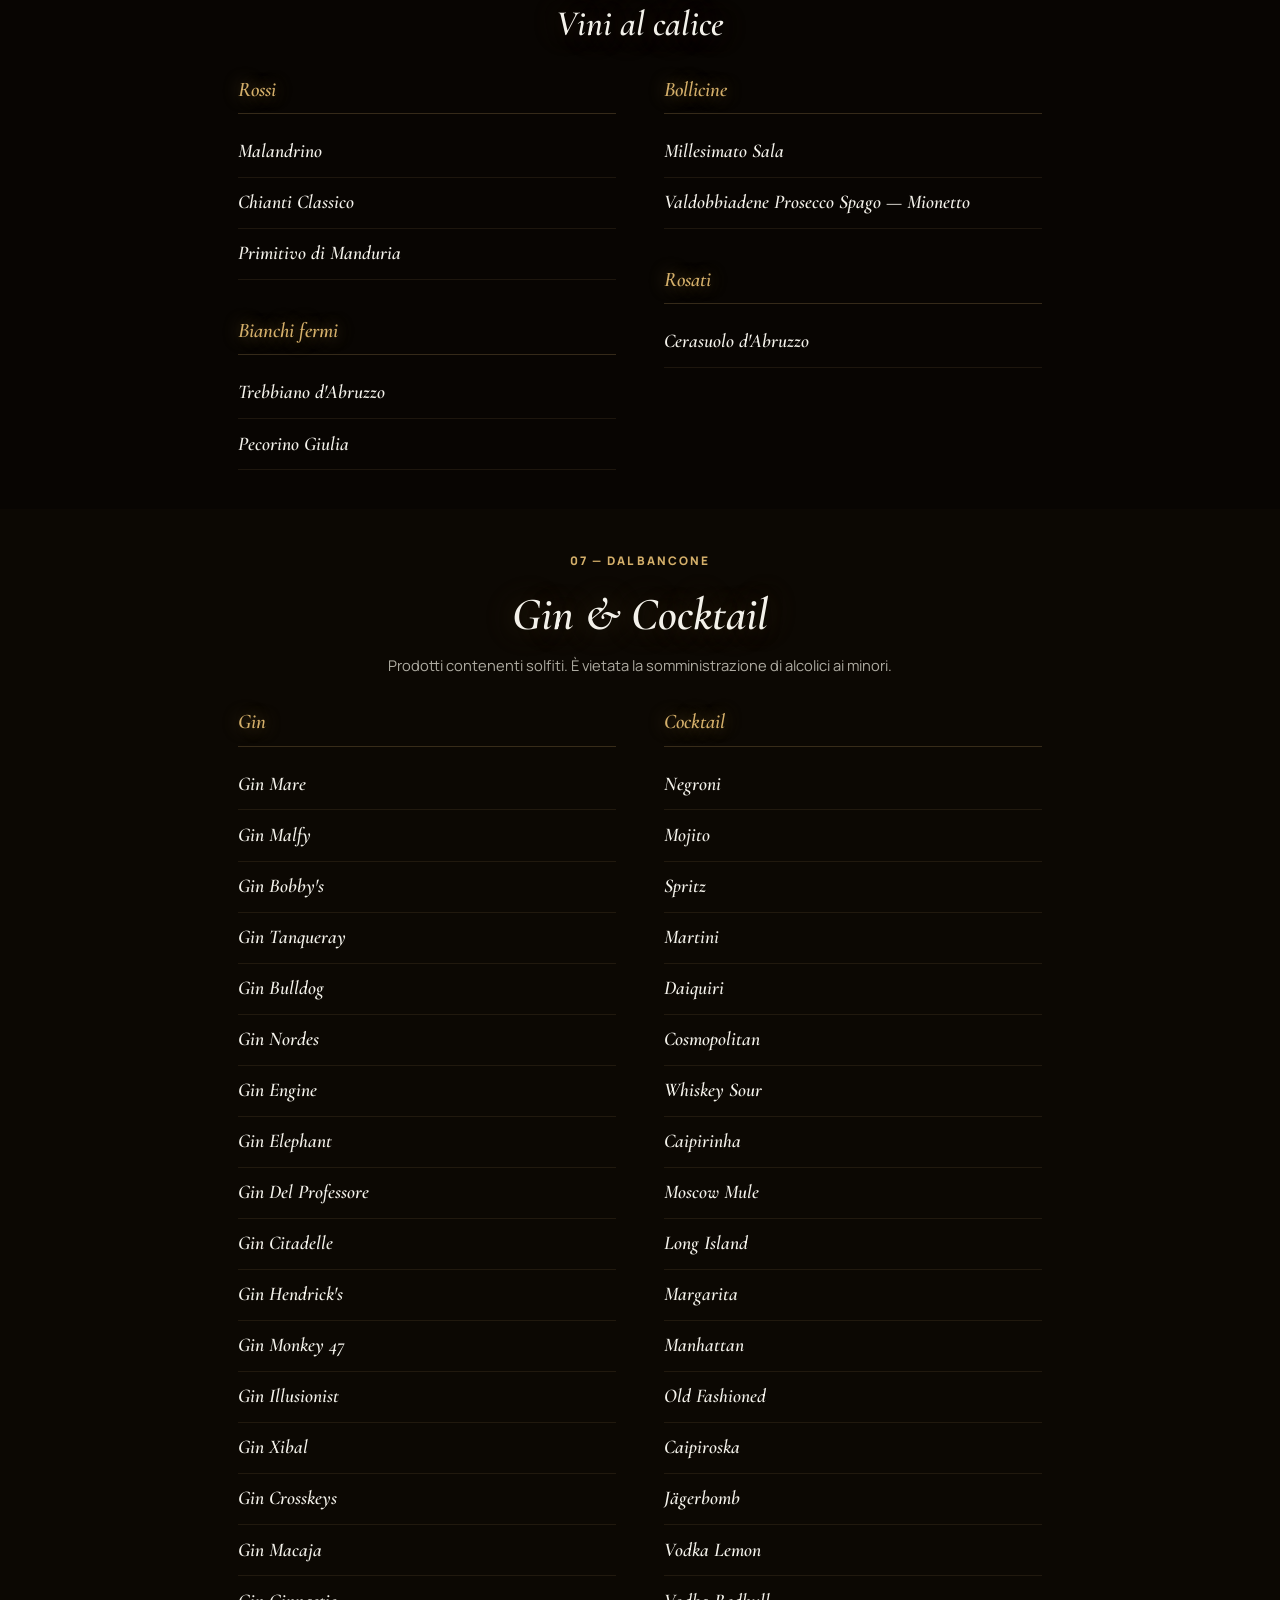
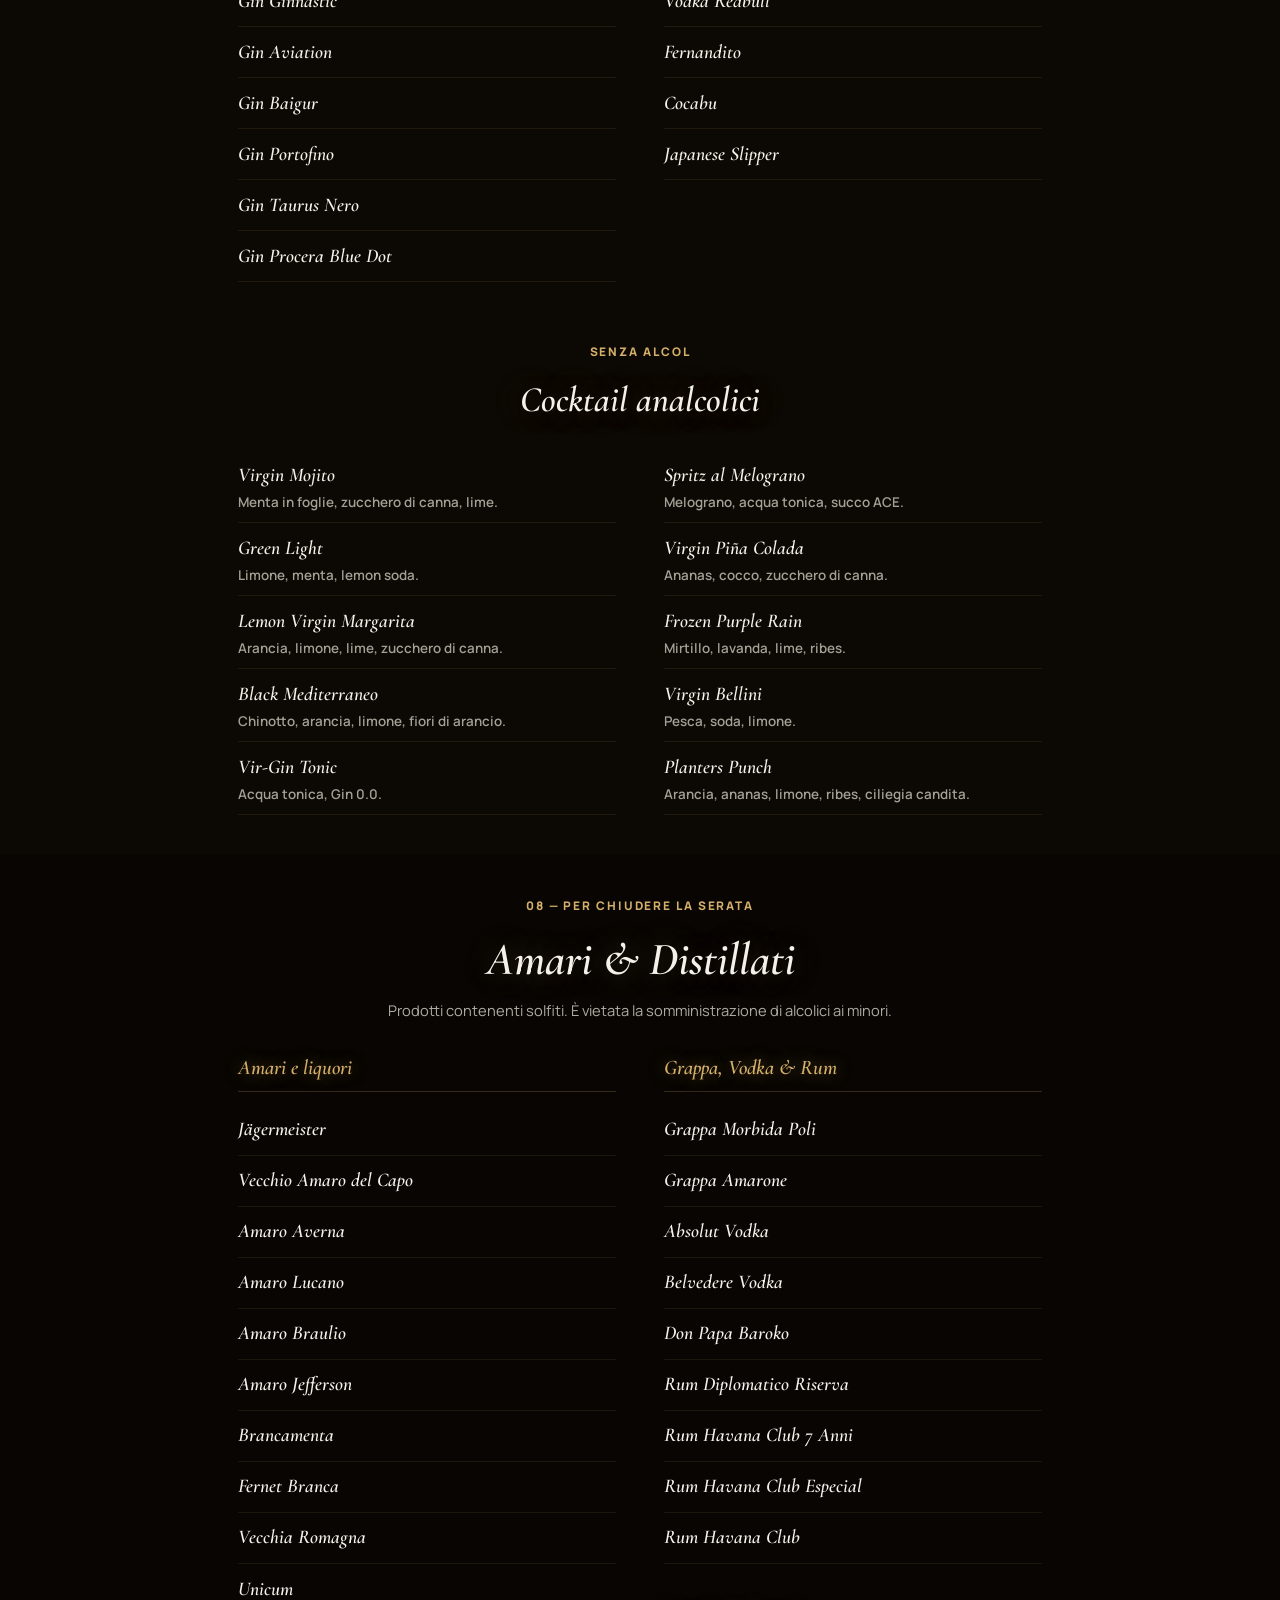
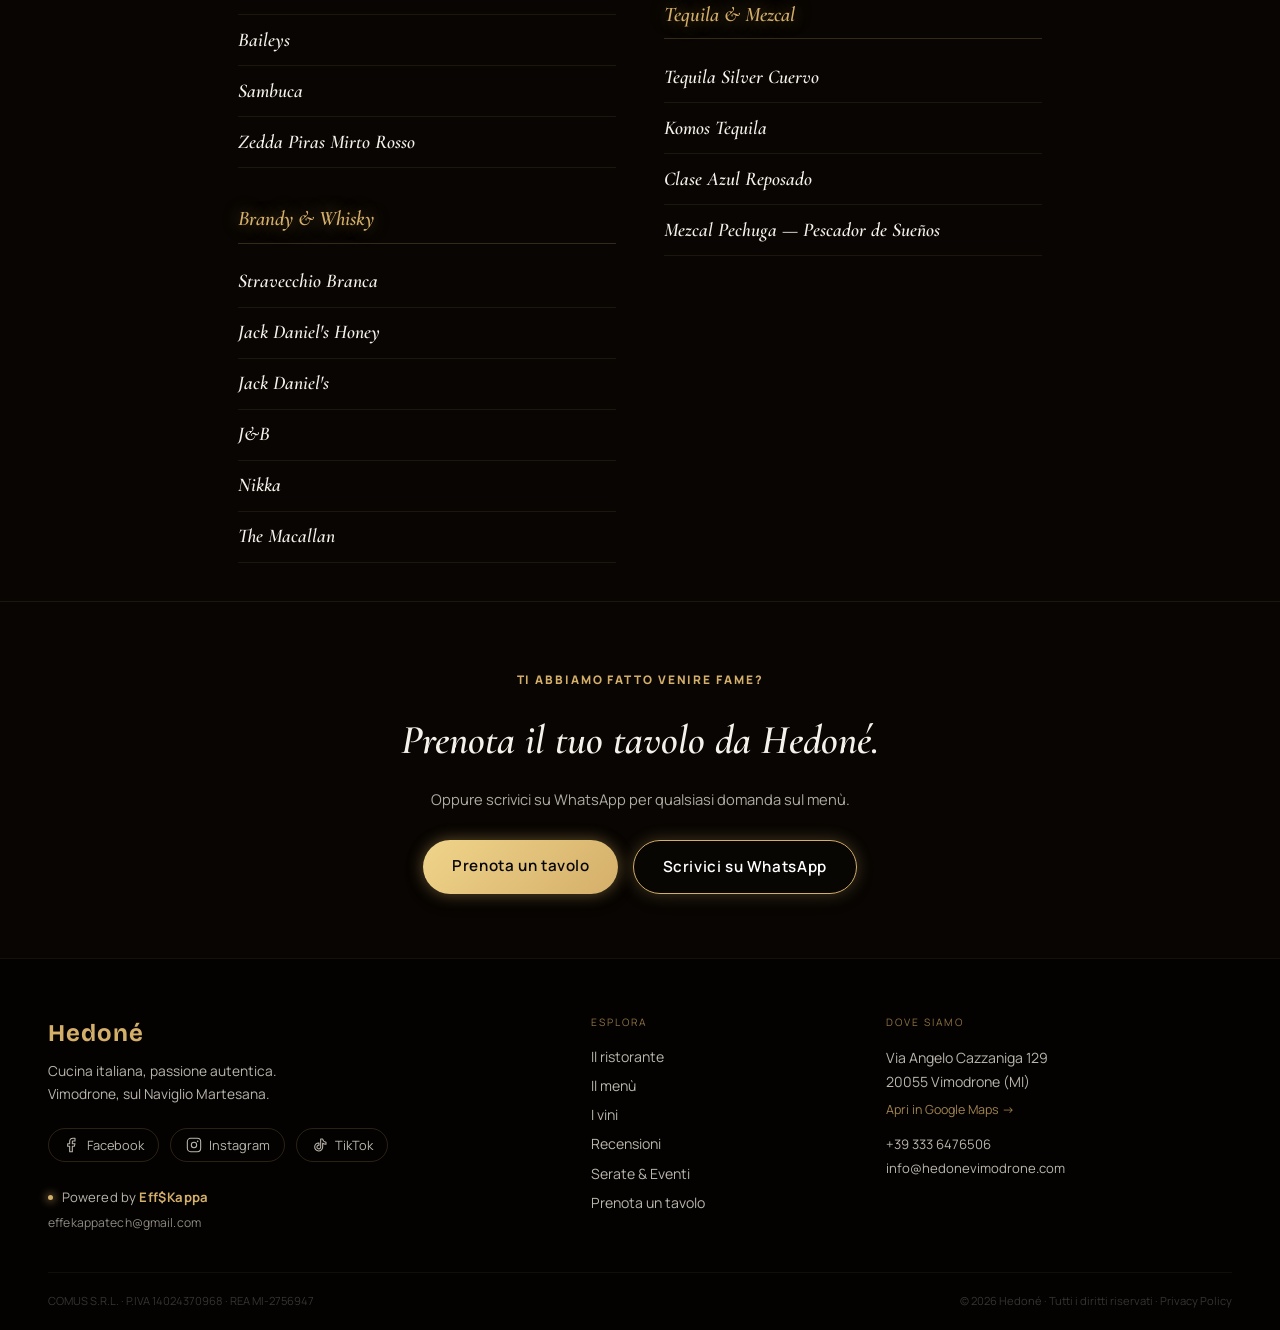
<file: menu.html>
<!DOCTYPE html>
<html lang="it">
<head>
<meta charset="UTF-8">
<meta name="viewport" content="width=device-width, initial-scale=1.0">
<title>Menù — Hedoné Vimodrone</title>
<meta name="description" content="Il menù completo di Hedoné: antipasti, primi, secondi alla griglia, contorni, dolci, vini e cocktail. Cucina italiana e lounge bar a Vimodrone.">
<meta name="theme-color" content="#080502">
<meta name="color-scheme" content="dark">
<meta property="og:title" content="Menù — Hedoné Vimodrone">
<meta property="og:description" content="Antipasti, primi, secondi alla griglia, contorni, dolci, vini e cocktail. Il menù completo di Hedoné.">
<meta property="og:type" content="website">
<meta property="og:locale" content="it_IT">
<meta property="og:site_name" content="Hedoné">
<meta property="og:image" content="assets/img/piatto-fiorentina.jpg">
<meta name="twitter:card" content="summary_large_image">
<link rel="icon" type="image/png" href="assets/img/logo-hedone-emblema.png">
<link rel="apple-touch-icon" href="assets/img/logo-hedone-emblema.png">
<link rel="preconnect" href="https://fonts.googleapis.com">
<link rel="preconnect" href="https://fonts.gstatic.com" crossorigin>
<link href="https://fonts.googleapis.com/css2?family=Manrope:wght@300;400;500;600;700;800&family=Bricolage+Grotesque:opsz,wght@12..96,400..800&family=Cormorant+Garamond:ital,wght@0,500;0,600;0,700;1,500;1,600&display=swap" rel="stylesheet">
<link rel="stylesheet" href="css/styles.css?v=20261125b">
<style>
  /* ── MENU HERO ── */
  .mn-hero {
    position: relative;
    min-height: 56vh;
    display: flex;
    align-items: flex-end;
    justify-content: flex-start;
    overflow: hidden;
    background: #080502;
    padding-bottom: clamp(2.5rem, 5vw, 4rem);
    padding-left: clamp(2rem, 6vw, 5rem);
  }
  .mn-hero-bg {
    position: absolute;
    inset: 0;
    background-image:
      linear-gradient(to right, rgba(8,5,2,0.92) 0%, rgba(8,5,2,0.72) 42%, rgba(8,5,2,0.2) 78%, rgba(8,5,2,0.1) 100%),
      linear-gradient(to bottom, rgba(8,5,2,0.2) 0%, transparent 35%, rgba(8,5,2,0.8) 85%, #080502 100%),
      url('assets/img/piatto-tartare-manzo.jpg');
    background-size: cover;
    background-position: center 42%;
  }
  .mn-hero-body { position: relative; z-index: 2; max-width: clamp(300px, 46vw, 600px); }
  .mn-hero-body .section-kicker { margin-bottom: 1rem; }
  .mn-hero-body h1 {
    font-family: 'Cormorant Garamond', serif;
    font-style: italic;
    font-weight: 600;
    font-size: clamp(2.6rem, 5.5vw, 4.6rem);
    color: var(--ink);
    line-height: 1.08;
    margin: 0 0 1.1rem;
  }
  .mn-hero-body p {
    color: var(--ink-dim);
    font-size: clamp(0.95rem, 1.4vw, 1.08rem);
    line-height: 1.75;
    margin: 0 0 2rem;
    max-width: 480px;
  }
  .mn-hero-btns { display: flex; gap: 0.8rem; flex-wrap: wrap; }

  /* ── STICKY CATEGORY NAV ── */
  .mn-subnav {
    position: sticky;
    top: 0;
    z-index: 80;
    background: rgba(7, 7, 10, 0.86);
    backdrop-filter: blur(14px);
    -webkit-backdrop-filter: blur(14px);
    border-bottom: 1px solid rgba(212, 175, 106, 0.15);
    overflow-x: auto;
    scrollbar-width: none;
  }
  .mn-subnav::-webkit-scrollbar { display: none; }
  .mn-subnav-inner {
    display: flex;
    gap: 0.55rem;
    padding: 0.85rem clamp(1.25rem, 5vw, 3rem);
    width: max-content;
  }
  .mn-subnav-inner { padding-left: 7.5rem; }
  @media (max-width: 700px) { .mn-subnav-inner { padding-left: 4.6rem; } }
  .mn-pill {
    flex-shrink: 0;
    padding: 0.48rem 1.05rem;
    border-radius: 999px;
    border: 1px solid rgba(212, 175, 106, 0.22);
    color: var(--ink-dim);
    font-size: 0.76rem;
    font-weight: 600;
    letter-spacing: 0.04em;
    text-transform: uppercase;
    white-space: nowrap;
    transition: border-color 0.25s ease, color 0.25s ease, background 0.25s ease;
  }
  .mn-pill:hover { border-color: rgba(212,175,106,0.5); color: var(--ink); }
  .mn-pill.is-active { border-color: var(--gold); color: var(--gold); background: rgba(212,175,106,0.1); }

  /* ── SECTION SHELL ── */
  .mn-section { position: relative; background: #080502; padding: clamp(1.75rem, 3vw, 2.75rem) 0; scroll-margin-top: 4.2rem; }
  .mn-section.is-alt { background: #0c0803; }
  .mn-section::before {
    content: '';
    position: absolute;
    top: 0; left: 0; right: 0;
    height: 90px;
    pointer-events: none;
    background: linear-gradient(to bottom, transparent, #080502);
  }
  .mn-section.is-alt::before { background: linear-gradient(to bottom, transparent, #0c0803); }
  .mn-section-glow {
    position: absolute;
    inset: 0;
    background: radial-gradient(560px circle at var(--mx, 50%) var(--my, 30%), rgba(212, 175, 106, 0.11), transparent 62%);
    pointer-events: none;
    transition: background 0.4s ease;
  }
  .mn-section-inner { position: relative; z-index: 1; max-width: 900px; margin: 0 auto; padding: 0 clamp(1.5rem, 5vw, 3rem); }
  .mn-section-head { text-align: center; max-width: 640px; margin: 0 auto clamp(1.4rem, 2.4vw, 1.9rem); }
  .mn-section-head h2 {
    font-family: 'Cormorant Garamond', serif;
    font-style: italic;
    font-weight: 600;
    font-size: clamp(2.1rem, 3.6vw, 3.1rem);
    color: var(--ink);
    margin: 0.5rem 0 0;
    line-height: 1.1;
    text-shadow: 0 0 30px rgba(212, 175, 106, 0.35), 0 2px 14px rgba(0,0,0,0.6);
  }
  .mn-section-head p { color: var(--ink-dim); opacity: 0.94; font-size: 0.92rem; margin: 0.9rem 0 0; }

  /* ── PERCORSI DEGUSTAZIONE (menù a prezzo fisso) ── */
  .mn-percorsi-grid {
    display: grid;
    grid-template-columns: repeat(2, 1fr);
    gap: 1.5rem;
    max-width: 780px;
    margin: 0 auto;
  }
  .mn-percorso-card {
    padding: clamp(1.6rem, 3vw, 2.2rem) clamp(1.4rem, 3vw, 1.9rem);
    border: 1px solid rgba(212,175,106,0.25);
    border-top: 2px solid rgba(212,175,106,0.55);
    border-radius: 16px;
    background: linear-gradient(135deg, rgba(255,235,200,0.06) 0%, rgba(201,168,76,0.03) 100%);
    text-align: center;
    transition: border-color 0.3s ease, box-shadow 0.3s ease;
  }
  .mn-percorso-card:hover {
    border-color: rgba(212,175,106,0.45);
    box-shadow: 0 8px 40px rgba(201,168,76,0.1);
  }
  .mn-percorso-price {
    display: block;
    font-family: 'Cormorant Garamond', serif;
    font-style: italic;
    font-weight: 700;
    font-size: clamp(2.1rem, 4vw, 2.6rem);
    color: var(--gold);
    margin-bottom: 0.7rem;
  }
  .mn-percorso-price small {
    display: block;
    font-family: var(--font-body);
    font-style: normal;
    font-size: 0.62rem;
    letter-spacing: 0.16em;
    text-transform: uppercase;
    opacity: 0.6;
    margin-top: 0.3rem;
  }
  .mn-percorso-card h3 {
    font-family: 'Cormorant Garamond', serif;
    font-size: 1.5rem;
    font-weight: 600;
    margin: 0 0 0.8rem;
    color: var(--ink);
  }
  .mn-percorso-card p {
    font-size: 0.9rem;
    line-height: 1.7;
    color: var(--ink-dim);
    margin: 0;
  }
  .mn-percorso-card strong { color: var(--gold); }
  @media (max-width: 640px) {
    .mn-percorsi-grid { grid-template-columns: 1fr; }
  }

  /* ── PIATTI: righe pulite, cliccabili dove c'è da scoprire ── */
  .mn-items { max-width: 640px; margin: 0 auto; }
  .mn-item {
    display: block;
    width: 100%;
    text-align: left;
    background: none;
    border: none;
    border-bottom: 1px solid rgba(212, 175, 106, 0.12);
    color: inherit;
    font: inherit;
    padding: 1.1rem 0;
    cursor: default;
    scroll-margin-top: 5.5rem;
  }
  .mn-items .mn-item:first-child { padding-top: 0; }
  .mn-item.is-toggle { cursor: pointer; }
  .mn-item.is-toggle:hover .mn-item-name { color: var(--gold); }
  .mn-item-top { display: flex; align-items: baseline; justify-content: space-between; gap: 1rem; }
  .mn-item-name {
    font-family: 'Cormorant Garamond', serif;
    font-style: italic;
    font-weight: 600;
    font-size: 1.4rem;
    color: var(--ink);
    display: inline-flex;
    align-items: baseline;
    gap: 0.4rem;
    transition: color 0.25s ease;
  }
  .mn-allergen { font-size: 0.72rem; color: rgba(212,175,106,0.65); vertical-align: super; font-style: normal; }
  .mn-item-toggle-icon {
    display: inline-block;
    width: 11px; height: 11px;
    margin-left: 0.15rem;
    border-right: 1.6px solid var(--gold);
    border-bottom: 1.6px solid var(--gold);
    transform: rotate(45deg) translateY(-2px);
    opacity: 0.7;
    transition: transform 0.3s ease;
    flex-shrink: 0;
  }
  .mn-item.is-open .mn-item-toggle-icon { transform: rotate(225deg) translateY(1px); }
  .mn-item-price { font-weight: 700; color: var(--gold); white-space: nowrap; font-size: 1.15rem; flex-shrink: 0; }
  .mn-item-desc { font-family: var(--font-body); font-size: 0.86rem; color: var(--ink-dim); opacity: 0.88; margin: 0.4rem 0 0; line-height: 1.5; }
  .mn-item-expand { max-height: 0; overflow: hidden; opacity: 0; transition: max-height 0.4s ease, opacity 0.3s ease, margin-top 0.3s ease; }
  .mn-item.is-open .mn-item-expand { max-height: 220px; opacity: 1; margin-top: 0.8rem; }
  .mn-item-chips { display: flex; flex-wrap: wrap; gap: 0.4rem; }
  .mn-chip {
    font-size: 0.82rem;
    padding: 0.3rem 0.75rem;
    border-radius: 999px;
    border: 1px solid rgba(212, 175, 106, 0.28);
    color: var(--ink-dim);
    background: rgba(212, 175, 106, 0.06);
  }

  /* ── LISTE (vini, drink, distillati — leader a puntini) ── */
  .mn-rows { columns: 2; column-gap: 3rem; }
  .mn-rows.is-single { columns: 1; max-width: 560px; margin: 0 auto; }
  .mn-lrow {
    display: flex;
    align-items: baseline;
    gap: 0.5rem;
    padding: 0.65rem 0;
    border-bottom: 1px solid rgba(212, 175, 106, 0.1);
    break-inside: avoid;
  }
  .mn-lrow-name { font-family: 'Cormorant Garamond', serif; font-style: italic; font-weight: 600; font-size: 1.22rem; color: var(--ink); min-width: 0; }
  .mn-lrow-desc { display: block; font-family: var(--font-body); font-style: normal; font-size: 0.84rem; color: var(--ink-dim); opacity: 0.88; margin-top: 0.2rem; line-height: 1.4; }
  .mn-lrow-fill { flex: 1; border-bottom: 1.5px dotted rgba(212, 175, 106, 0.4); margin-bottom: 5px; min-width: 16px; }
  .mn-lrow-price { font-weight: 700; color: var(--gold); white-space: nowrap; font-size: 1.05rem; flex-shrink: 0; }

  /* ── SOTTOGRUPPI (es. Rossi / Bianchi / Gin) ── */
  .mn-subgroup { margin-bottom: 2.2rem; break-inside: avoid; }
  .mn-subgroup:last-child { margin-bottom: 0; }
  .mn-subgroup-title {
    font-family: 'Cormorant Garamond', serif;
    font-style: italic;
    font-weight: 600;
    font-size: 1.3rem;
    color: var(--gold);
    text-shadow: 0 0 16px rgba(212, 175, 106, 0.5);
    margin: 0 0 0.8rem;
    padding-bottom: 0.5rem;
    border-bottom: 1px solid rgba(212,175,106,0.22);
  }

  /* ── CAPITOLI FOTOGRAFICI (uno per categoria) ── */
  .mn-chapter {
    position: relative;
    min-height: 52vh;
    display: flex;
    align-items: center;
    justify-content: center;
    text-align: center;
    background-size: cover;
    background-position: center;
    scroll-margin-top: 4.2rem;
  }
  .mn-chapter-inner { position: relative; z-index: 1; }
  .mn-chapter-inner .section-kicker { font-size: 0.9rem; }
  .mn-chapter h2 {
    font-family: 'Cormorant Garamond', serif;
    font-style: italic;
    font-weight: 600;
    font-size: clamp(2.8rem, 5.6vw, 4.4rem);
    color: var(--ink);
    margin: 0.7rem 0 0;
  }
  .mn-chapter-antipasti { background-image: linear-gradient(to bottom, #080502 0%, rgba(8,5,2,0.5) 16%, rgba(8,5,2,0.7) 62%, #0c0803 100%), url('assets/img/menu-inv-antipasti.jpg'); background-position: center 45%; }
  .mn-chapter-primi { background-image: linear-gradient(to bottom, #0c0803 0%, rgba(8,5,2,0.5) 16%, rgba(8,5,2,0.7) 62%, #080502 100%), url('assets/img/menu-inv-primi.jpg'); background-position: center 55%; }
  .mn-chapter-secondi { background-image: linear-gradient(to bottom, #080502 0%, rgba(8,5,2,0.5) 16%, rgba(8,5,2,0.7) 62%, #0c0803 100%), url('assets/img/menu-inv-brace.jpg'); background-position: center 50%; }
  .mn-chapter-specialita { background-image: linear-gradient(to bottom, #0c0803 0%, rgba(8,5,2,0.5) 16%, rgba(8,5,2,0.7) 62%, #080502 100%), url('assets/img/menu-inv-specialita.jpg'); background-position: center 55%; }
  .mn-chapter-contorni { background-image: linear-gradient(to bottom, #080502 0%, rgba(8,5,2,0.5) 16%, rgba(8,5,2,0.7) 62%, #0c0803 100%), url('assets/img/menu-inv-contorni.jpg'); background-position: center 50%; }
  .mn-chapter-dolci { background-image: linear-gradient(to bottom, #0c0803 0%, rgba(8,5,2,0.5) 16%, rgba(8,5,2,0.7) 62%, #080502 100%), url('assets/img/menu-inv-dessert.jpg'); background-size: cover; background-position: center 55%; }


  /* ── MENÙ DELLA VIGILIA (a scomparsa) ── */
  .mn-vigilia { max-width: 760px; margin: 0 auto; }
  .mn-vigilia-box {
    border: 1px solid rgba(212,175,106,0.32); border-radius: 18px; overflow: hidden;
    background: linear-gradient(135deg, rgba(120,24,28,0.28) 0%, rgba(255,235,200,0.05) 55%, rgba(201,168,76,0.05) 100%);
    transition: border-color .3s ease, box-shadow .3s ease;
  }
  .mn-vigilia-box[open] { border-color: rgba(212,175,106,0.55); box-shadow: 0 24px 60px -30px rgba(0,0,0,0.8); }
  .mn-vigilia-sum {
    list-style: none; cursor: pointer; display: grid; grid-template-columns: 1fr auto auto; align-items: center; gap: 1rem;
    padding: 1.15rem clamp(1.1rem, 3vw, 1.7rem);
  }
  .mn-vigilia-sum::-webkit-details-marker { display: none; }
  .mn-vigilia-sum:focus-visible { outline: 2px solid var(--gold); outline-offset: -2px; border-radius: 18px; }
  .mn-vigilia-tit { display: block; font-family: 'Cormorant Garamond', serif; font-style: italic; font-weight: 600; font-size: clamp(1.35rem, 3.4vw, 1.75rem); color: var(--ink); line-height: 1.15; }
  .mn-vigilia-sub { display: block; margin-top: 0.3rem; font-size: 0.72rem; letter-spacing: 0.2em; text-transform: uppercase; color: var(--gold); }
  .mn-vigilia-prezzo { font-family: 'Cormorant Garamond', serif; font-style: italic; font-weight: 700; font-size: clamp(1.7rem, 4vw, 2.2rem); color: var(--gold); line-height: 1; }
  .mn-vigilia-segno { position: relative; width: 34px; height: 34px; border-radius: 50%; border: 1px solid rgba(212,175,106,0.5); flex: none; }
  .mn-vigilia-segno::before, .mn-vigilia-segno::after { content: ""; position: absolute; left: 50%; top: 50%; width: 12px; height: 1.5px; background: var(--gold); transform: translate(-50%, -50%); transition: transform .3s ease; }
  .mn-vigilia-segno::after { transform: translate(-50%, -50%) rotate(90deg); }
  .mn-vigilia-box[open] .mn-vigilia-segno::after { transform: translate(-50%, -50%) rotate(0deg); }
  .mn-vigilia-corpo { padding: 0.4rem clamp(1.1rem, 3vw, 1.7rem) clamp(1.3rem, 3vw, 1.8rem); border-top: 1px solid rgba(212,175,106,0.18); }
  .mn-vigilia-course { display: grid; grid-template-columns: 7.5rem 1fr; gap: 0.4rem 1.4rem; padding: 1.05rem 0; border-bottom: 1px solid rgba(255,255,255,0.07); }
  .mn-vigilia-course h3 { margin: 0; font-family: 'Cormorant Garamond', serif; font-style: italic; font-weight: 600; font-size: 1.35rem; color: var(--gold); line-height: 1.2; }
  .mn-vigilia-course p { margin: 0 0 0.45rem; color: var(--ink); font-size: 0.97rem; line-height: 1.5; }
  .mn-vigilia-course p:last-child { margin-bottom: 0; }
  .mn-vigilia-note { margin: 1.1rem 0 1.2rem; font-size: 0.75rem; letter-spacing: 0.14em; text-transform: uppercase; color: var(--ink-dim); text-align: center; }
  .mn-vigilia-corpo .mn-hero-btns { justify-content: center; }
  @media (max-width: 600px) {
    .mn-vigilia-sum { grid-template-columns: 1fr auto; row-gap: 0.4rem; }
    .mn-vigilia-prezzo { grid-column: 1; grid-row: 2; }
    .mn-vigilia-segno { grid-column: 2; grid-row: 1 / span 2; }
    .mn-vigilia-course { grid-template-columns: 1fr; }
  }


  /* tema natalizio */
  .mn-vigilia-box {
    position: relative;
    border-color: rgba(222,184,110,0.6);
    background:
      radial-gradient(circle at 12% 18%, rgba(255,255,255,0.10) 0 1.5px, transparent 2.5px) 0 0 / 46px 46px,
      radial-gradient(circle at 70% 62%, rgba(255,255,255,0.07) 0 1px, transparent 2px) 0 0 / 61px 61px,
      linear-gradient(135deg, #3a0b10 0%, #1d0b0c 48%, #0b1d14 100%);
    box-shadow: 0 0 0 1px rgba(0,0,0,0.4), 0 18px 50px -28px rgba(160,30,40,0.7);
  }
  .mn-vigilia-box::before {
    content: ''; position: absolute; left: 0; right: 0; top: 0; height: 5px; z-index: 1; pointer-events: none;
    background: repeating-linear-gradient(90deg, #b3202b 0 18px, #d4af6a 18px 24px, #1f6b43 24px 42px, #d4af6a 42px 48px);
  }
  .mn-vigilia-sum { padding-top: 1.35rem; }
  .mn-vigilia-fiocco { width: 1.05em; height: 1.05em; margin-right: 0.45rem; vertical-align: -0.12em; color: #f3d9a0; }
  .mn-vigilia-tit { color: #fff6e4; }
  .mn-vigilia-sub { color: #e8c682; }
  .mn-vigilia-prezzo { color: #f3d9a0; }
  .mn-vigilia-segno { border-color: rgba(243,217,160,0.7); background: rgba(179,32,43,0.35); }
  .mn-vigilia-corpo { border-top-color: rgba(222,184,110,0.35); }
  .mn-vigilia-course h3 { color: #f3d9a0; }
  .mn-vigilia-course { border-bottom-color: rgba(222,184,110,0.18); }
  .mn-vigilia-note { color: #e8c682; }
  .mn-vigilia-corpo .btn-primary { background: linear-gradient(135deg, #c42a35, #8f1822); color: #fff6e4; border-color: rgba(243,217,160,0.6); }


  /* indicatore di apertura: freccia con anello che pulsa (niente testo) */
  .mn-vigilia-segno::before, .mn-vigilia-segno::after { content: none; }
  .mn-vigilia-segno { display: grid; place-items: center; }
  .mn-vigilia-segno i {
    display: block; width: 9px; height: 9px; margin-top: -3px;
    border-right: 2px solid #f3d9a0; border-bottom: 2px solid #f3d9a0;
    transform: rotate(45deg); transition: transform .35s ease, margin .35s ease;
  }
  .mn-vigilia-box[open] .mn-vigilia-segno i { transform: rotate(-135deg); margin-top: 3px; }
  .mn-vigilia-segno b {
    position: absolute; inset: -1px; border-radius: 50%; border: 1.5px solid rgba(243,217,160,0.85);
    animation: mnVigPulsa 2.4s ease-out infinite; pointer-events: none;
  }
  .mn-vigilia-box[open] .mn-vigilia-segno b { display: none; }
  @keyframes mnVigPulsa { 0% { transform: scale(1); opacity: .9; } 70%, 100% { transform: scale(1.7); opacity: 0; } }
  @media (prefers-reduced-motion: reduce) { .mn-vigilia-segno b { animation: none; display: none; } }


  /* apertura: impaginazione centrata come la locandina */
  .mn-vigilia-corpo { padding: 0.6rem clamp(1.2rem, 4vw, 3rem) clamp(1.6rem, 3vw, 2.2rem); text-align: center; }
  .mn-vigilia-course { display: block; padding: 1.35rem 0 0.2rem; border-bottom: 0; }
  .mn-vigilia-course h3 {
    display: flex; align-items: center; justify-content: center; gap: 1rem; margin: 0 0 0.7rem;
    font-size: clamp(1.45rem, 3vw, 1.8rem); color: #f3d9a0;
  }
  .mn-vigilia-course h3::before, .mn-vigilia-course h3::after {
    content: ''; flex: 0 1 90px; height: 1px;
    background: linear-gradient(90deg, transparent, rgba(222,184,110,0.7));
  }
  .mn-vigilia-course h3::after { transform: scaleX(-1); }
  .mn-vigilia-course p { margin: 0 auto 0.5rem; max-width: 34rem; font-size: 1.02rem; line-height: 1.5; color: #fff6e4; text-wrap: balance; }
  .mn-vigilia-note {
    display: inline-block; margin: 1.8rem 0 1.3rem; padding: 0.7rem 1.4rem;
    border: 1px solid rgba(222,184,110,0.5); border-radius: 999px; background: rgba(0,0,0,0.25);
    font-size: 0.74rem; letter-spacing: 0.16em; color: #f3d9a0;
  }
  .mn-vigilia-corpo .mn-hero-btns { justify-content: center; }


  /* sfondo sobrio: nero caldo uniforme, senza puntini né sfumature colorate */
  .mn-vigilia-box { background: #0d0907; box-shadow: 0 18px 50px -30px rgba(0,0,0,0.9); border-color: rgba(212,175,106,0.45); }
  .mn-vigilia-box[open] { border-color: rgba(212,175,106,0.6); }
  .mn-vigilia-segno { background: rgba(179,32,43,0.28); }


  /* ancora più sobrio: ghirlanda sottile e dorata, pulsante oro scuro, niente rosso acceso */
  .mn-vigilia-box::before { height: 2px; background: linear-gradient(90deg, transparent, rgba(212,175,106,0.8), transparent); }
  .mn-vigilia-sum { padding-top: 1.15rem; }
  .mn-vigilia-segno { background: transparent; border-color: rgba(212,175,106,0.55); }
  .mn-vigilia-fiocco { color: #d4af6a; }
  .mn-vigilia-corpo .btn-primary { background: transparent; color: #f3d9a0; border: 1px solid rgba(212,175,106,0.7); box-shadow: none; }
  .mn-vigilia-corpo .btn-primary:hover { background: rgba(212,175,106,0.12); }
  .mn-vigilia-note { background: transparent; border-color: rgba(212,175,106,0.3); }


  /* meno spazio: barra Vigilia più bassa e vicina alla sezione sotto */
  .mn-vigilia-sum { padding-top: 0.8rem; padding-bottom: 0.8rem; }
  .mn-vigilia-sub { margin-top: 0.15rem; }
  #mn-percorsi.mn-section { padding-top: 1.8rem; }

  /* ── BAR BANNER (divisore Vini & Drink) ── */
  .mn-bar-banner {
    position: relative;
    min-height: 38vh;
    display: flex;
    align-items: center;
    justify-content: center;
    text-align: center;
    background-image:
      linear-gradient(to bottom, rgba(8,5,2,0.55) 0%, rgba(8,5,2,0.75) 60%, #080502 100%),
      url('assets/img/arredo-bancone-bar.jpg');
    background-size: cover;
    background-position: center 58%;
  }
  .mn-bar-banner-inner { position: relative; z-index: 1; }
  .mn-bar-banner-inner .section-kicker { font-size: 0.9rem; }
  .mn-bar-banner h2 {
    font-family: 'Cormorant Garamond', serif;
    font-style: italic;
    font-weight: 600;
    font-size: clamp(2.8rem, 5.6vw, 4.4rem);
    color: var(--ink);
    margin: 0.7rem 0 0;
  }

  /* ── ALLERGEN LEGEND ── */
  .mn-legend { max-width: 900px; margin: 3rem auto 0; padding-top: 2rem; border-top: 1px solid rgba(212,175,106,0.14); }
  .mn-legend-grid { display: grid; grid-template-columns: repeat(auto-fit, minmax(220px, 1fr)); gap: 0.4rem 1.5rem; }
  .mn-legend-item { font-size: 0.7rem; color: var(--ink-dim); opacity: 0.9; line-height: 1.5; }
  .mn-legend-item b { color: var(--gold); opacity: 1; }
  .mn-legend-note { font-size: 0.72rem; color: var(--ink-dim); opacity: 0.85; margin-top: 1rem; line-height: 1.6; }

  /* ── CTA FINALE ── */
  .mn-cta {
    background: #080502;
    border-top: 1px solid rgba(212,175,106,0.1);
    padding: clamp(3rem, 5vw, 4.5rem) 0;
    text-align: center;
  }
  .mn-cta h2 {
    font-family: 'Cormorant Garamond', serif;
    font-style: italic;
    font-weight: 600;
    font-size: clamp(1.9rem, 3.2vw, 2.6rem);
    color: var(--ink);
    margin: 0.6rem 0 1rem;
  }
  .mn-cta p { color: var(--ink-dim); opacity: 0.94; max-width: 480px; margin: 0 auto 1.8rem; font-size: 0.92rem; line-height: 1.65; }
  .mn-cta-btns { display: flex; gap: 0.9rem; flex-wrap: wrap; justify-content: center; }

  @media (max-width: 820px) {
    .mn-rows { columns: 1; }
  }
</style>
</head>
<body>

<a class="skip-link" href="#main">Vai al contenuto</a>

<a class="whatsapp-fab" href="https://wa.me/393336476506" target="_blank" rel="noopener" aria-label="Scrivici su WhatsApp">
  <span class="whatsapp-fab-icon">
    <span class="whatsapp-fab-ring"></span>
    <svg viewBox="0 0 24 24" fill="none" stroke="currentColor" stroke-width="2" stroke-linecap="round" stroke-linejoin="round" aria-hidden="true"><path d="M3 21l1.65 -3.8a9 9 0 1 1 3.4 2.9l-5.05 .9"/><path d="M9 10a.5 .5 0 0 0 1 0v-1a.5 .5 0 0 0 -1 0v1a5 5 0 0 0 5 5h1a.5 .5 0 0 0 0 -1h-1a.5 .5 0 0 0 0 1"/></svg>
  </span>
  <span class="whatsapp-fab-label">WhatsApp</span>
</a>

<a class="call-fab" href="tel:+393336476506" aria-label="Chiamaci ora — +39 333 6476506">
  <span class="call-fab-icon">
    <span class="call-fab-ring"></span>
    <svg viewBox="0 0 24 24" fill="none" stroke="currentColor" stroke-width="1.6" stroke-linecap="round" stroke-linejoin="round" aria-hidden="true"><path d="M6.62 10.79a15.05 15.05 0 006.59 6.59l2.2-2.2a1 1 0 011.01-.24c1.12.37 2.33.57 3.58.57a1 1 0 011 1V20a1 1 0 01-1 1C10.61 21 3 13.39 3 4a1 1 0 011-1h3.28a1 1 0 011 1c0 1.25.2 2.46.57 3.58a1 1 0 01-.25 1.01l-2.2 2.2z"/></svg>
  </span>
  <span class="call-fab-label">Chiamaci ora</span>
</a>

<div class="cookie-notice" id="cookieNotice" role="region" aria-label="Informativa cookie">
  <p class="cookie-notice-text">Questo sito non utilizza cookie di profilazione o pubblicitari. Alcune funzionalità (come la mappa) si appoggiano a servizi tecnici di terze parti — <a href="privacy#privacy-cookie">maggiori info nella Privacy Policy</a>.</p>
  <div class="cookie-notice-actions">
    <button type="button" class="cookie-notice-btn" id="cookieNoticeBtn">Ho capito</button>
  </div>
</div>

<div class="nav-float" id="navFloat">
  <button class="nav-trigger" id="navTrigger" aria-label="Apri il menu" aria-expanded="false" aria-controls="navPanel">
    <span class="nav-trigger-icon" aria-hidden="true"></span>
    <span class="nav-trigger-label">Menu</span>
  </button>
  <nav class="nav-panel" id="navPanel" aria-label="Navigazione principale">
    <div class="nav-panel-links">
      <a href="./">Home</a>
      <a href="chi-siamo">Chi siamo</a>
      <a href="./#piatti">Cucina</a>
      <a href="menu" aria-current="page">Menù</a>
      <a href="./#frutti-realistici">Frutti Realistici</a>
      <a href="serate">Serate &amp; Eventi</a>
      <a href="./#location">Dove siamo</a>
      <a href="./#prenota" class="nav-cta">Prenota</a>
    </div>
  </nav>
</div>

<main id="main">

  <!-- HERO -->
  <section class="mn-hero">
    <div class="mn-hero-bg" aria-hidden="true"></div>
    <div class="mn-hero-body" data-reveal>
      <span class="section-kicker">Il Menù invernale</span>
      <h1>Ogni piatto,<br>una scelta precisa.</h1>
      <p>Antipasti, primi, brace, specialità, vini e cocktail: tutta la nostra cucina e il nostro bar. Tocca un piatto per scoprirne gli ingredienti.</p>
      <div class="mn-hero-btns">
        <a href="./#prenota" class="btn btn-primary">Prenota un tavolo</a>
      </div>
    </div>
  </section>

  <!-- STICKY CATEGORY NAV -->
  <nav class="mn-subnav" aria-label="Categorie del menù">
    <div class="mn-subnav-inner" id="mnSubnavInner">
      <a class="mn-pill" href="#mn-vigilia">Vigilia</a>
      <a class="mn-pill" href="#mn-percorsi">Menù fissi</a>
      <a class="mn-pill" href="#mn-antipasti">Antipasti</a>
      <a class="mn-pill" href="#mn-primi">Primi</a>
      <a class="mn-pill" href="#mn-secondi">Secondi</a>
      <a class="mn-pill" href="#mn-contorni">Contorni</a>
      <a class="mn-pill" href="#mn-dolci">Dolci</a>
      <a class="mn-pill" href="#mn-vini">Vini</a>
      <a class="mn-pill" href="#mn-cocktail">Cocktail</a>
      <a class="mn-pill" href="#mn-distillati">Distillati</a>
    </div>
  </nav>

  <!-- MENÙ DELLA VIGILIA DI NATALE -->
  <section class="mn-section" id="mn-vigilia" style="padding-top: 1.1rem; padding-bottom: 0;">
    <div class="mn-section-inner">
      <div class="mn-vigilia" data-reveal>
        <details class="mn-vigilia-box">
          <summary class="mn-vigilia-sum">
            <span>
              <span class="mn-vigilia-tit"><svg class="mn-vigilia-fiocco" viewBox="0 0 24 24" fill="none" stroke="currentColor" stroke-width="1.6" stroke-linecap="round" aria-hidden="true"><path d="M12 2v20M4.2 6.5l15.6 11M19.8 6.5L4.2 17.5M9.5 3.5L12 6l2.5-2.5M9.5 20.5L12 18l2.5 2.5M3 9.8l3.3.3-.3 3.3M21 9.8l-3.3.3.3 3.3"/></svg>Menù della Vigilia di Natale</span>
              <span class="mn-vigilia-sub">24 Dicembre 2026 · Solo su prenotazione</span>
            </span>
            <span class="mn-vigilia-prezzo">€ 65</span>
            <span class="mn-vigilia-segno" aria-hidden="true"><i></i><b></b></span>
          </summary>
          <div class="mn-vigilia-corpo">
            <div class="mn-vigilia-course">
              <h3>Antipasti</h3>
              <div>
                <p>Tartare di salmone e melograno</p>
                <p>Crostino con stracciatella e alici di Cetara, dalla Costiera Amalfitana</p>
                <p>Gamberi gratinati in conchiglia su una fetta d’arancia</p>
                <p>Crocchetta di baccalà in tempura con crema all’aglio</p>
              </div>
            </div>
            <div class="mn-vigilia-course">
              <h3>Primo</h3>
              <div>
                <p>Paccheri alla pescatora</p>
              </div>
            </div>
            <div class="mn-vigilia-course">
              <h3>Secondo</h3>
              <div>
                <p>Tonno in crosta di pistacchio all’olio tartufato, con riduzione di aceto balsamico e carpaccio di finocchi</p>
              </div>
            </div>
            <div class="mn-vigilia-course">
              <h3>Contorno</h3>
              <div>
                <p>Patate al forno</p>
              </div>
            </div>
            <div class="mn-vigilia-course">
              <h3>Dolce</h3>
              <div>
                <p>Panettone con mascarpone</p>
              </div>
            </div>
            <p class="mn-vigilia-note">Acqua, coperto e caffè inclusi</p>
            <div class="mn-hero-btns">
              <a href="tel:+393336476506" class="btn btn-primary">Chiama per prenotare · +39 333 647 6506</a>
            </div>
          </div>
        </details>
      </div>
    </div>
  </section>

  <!-- PERCORSI DEGUSTAZIONE -->
  <section class="mn-section" id="mn-percorsi">
    <div class="mn-section-inner">
      <div class="mn-section-head" data-reveal>
        <span class="section-kicker">Menù a prezzo fisso</span>
        <h2>Due percorsi, un solo taglio.</h2>
        <p>Ogni taglio ha il suo gin tonic, pensato per accompagnarlo dal primo morso all'ultimo — una degna alternativa sgrassante al solito vino rosso. Coperto incluso, valido tutti i giorni da martedì a domenica.</p>
      </div>
      <div class="mn-percorsi-grid" data-reveal>
        <div class="mn-percorso-card">
          <span class="mn-percorso-price">€ 35<small>a persona</small></span>
          <h3>Menù Picanha</h3>
          <p>La picanha passa sulla brace finché fuori si forma la crosta e dentro resta rosa e succosa. Al fianco le patatine fritte, nel bicchiere il gin tonic <strong>Taurus</strong> — scelto apposta per reggere il grasso della picanha senza coprirne il sapore.</p>
        </div>
        <div class="mn-percorso-card">
          <span class="mn-percorso-price">€ 40<small>a persona</small></span>
          <h3>Menù Costata</h3>
          <p>La costata, più decisa, con l'osso che tiene insieme il gusto fino all'ultimo boccone. Anche lei alla brace, servita con le verdure grigliate del momento. Nel bicchiere il gin tonic <strong>Ginnastic</strong>, più fresco, per pulirti la bocca tra un pezzo e l'altro.</p>
        </div>
      </div>
    </div>
  </section>

  <!-- ANTIPASTI -->
  <div class="mn-chapter mn-chapter-antipasti" id="mn-antipasti" data-reveal>
    <div class="mn-chapter-inner">
      <span class="section-kicker">01 — Da condividere</span>
      <h2>Antipasti</h2>
    </div>
  </div>
  <section class="mn-section">
    <div class="mn-section-glow" aria-hidden="true"></div>
    <div class="mn-section-inner">
      <div class="mn-items" data-reveal>
        <div class="mn-item is-toggle" role="button" tabindex="0" aria-expanded="false">
          <div class="mn-item-top">
            <span class="mn-item-name">Tagliere di Salumi Selezionati<span class="mn-allergen">1</span><span class="mn-item-toggle-icon"></span></span>
          </div>
          <p class="mn-item-desc">Con gnocco fritto della casa</p>
          <div class="mn-item-expand"><div class="mn-item-chips">
            <span class="mn-chip">Crudo di Parma</span><span class="mn-chip">Pancetta</span><span class="mn-chip">Salame Felino IGP</span><span class="mn-chip">Prosciutto cotto</span><span class="mn-chip">Gnocco fritto</span>
          </div></div>
        </div>
        <div class="mn-item is-toggle" role="button" tabindex="0" aria-expanded="false">
          <div class="mn-item-top">
            <span class="mn-item-name">Tagliere di Formaggi Selezionati<span class="mn-allergen">1,7</span><span class="mn-item-toggle-icon"></span></span>
          </div>
          <p class="mn-item-desc">Con confetture e gnocco fritto della casa</p>
          <div class="mn-item-expand"><div class="mn-item-chips">
            <span class="mn-chip">Parmigiano Reggiano 36 mesi</span><span class="mn-chip">Taleggio D.O.P.</span><span class="mn-chip">Brie</span><span class="mn-chip">Pecorino</span><span class="mn-chip">Confetture e miele</span><span class="mn-chip">Gnocco fritto</span>
          </div></div>
        </div>
        <div class="mn-item">
          <div class="mn-item-top">
            <span class="mn-item-name">La Tartare Classica</span>
          </div>
          <p class="mn-item-desc">Tartare di Fassona piemontese battuta a coltello, capperi e senape in grani</p>
        </div>
        <div class="mn-item">
          <div class="mn-item-top">
            <span class="mn-item-name">La Tartare al Tartufo</span>
          </div>
          <p class="mn-item-desc">Tartare di Fassona piemontese battuta a coltello, Olio EVO e scaglie di tartufo</p>
        </div>
        <div class="mn-item is-toggle" role="button" tabindex="0" aria-expanded="false">
          <div class="mn-item-top">
            <span class="mn-item-name">Manzo Tonnato<span class="mn-allergen">7</span><span class="mn-item-toggle-icon"></span></span>
          </div>
          <p class="mn-item-desc">Roast beef di manzo, salsa tonnata e capperi</p>
          <div class="mn-item-expand"><div class="mn-item-chips">
            <span class="mn-chip">Roast-beef di manzo</span><span class="mn-chip">Salsa tonnata</span><span class="mn-chip">Capperi di Pantelleria IGP</span>
          </div></div>
        </div>
        <div class="mn-item">
          <div class="mn-item-top">
            <span class="mn-item-name">Bis di Bruschette</span>
          </div>
          <p class="mn-item-desc">Salsiccia e friarielli; gorgonzola, miele e noci</p>
        </div>
      </div>
    </div>
  </section>

  <!-- PRIMI PIATTI -->
  <div class="mn-chapter mn-chapter-primi" id="mn-primi" data-reveal>
    <div class="mn-chapter-inner">
      <span class="section-kicker">02 — Pasta e risotti</span>
      <h2>Primi piatti</h2>
    </div>
  </div>
  <section class="mn-section is-alt">
    <div class="mn-section-glow" aria-hidden="true"></div>
    <div class="mn-section-inner">
      <div class="mn-items" data-reveal>
        <div class="mn-item">
          <div class="mn-item-top">
            <span class="mn-item-name">L'Orecchietta</span>
          </div>
          <p class="mn-item-desc">Orecchiette con cime di rapa</p>
        </div>
        <div class="mn-item">
          <div class="mn-item-top">
            <span class="mn-item-name">Paccheri</span>
          </div>
          <p class="mn-item-desc">Paccheri alla norma con scaglie di ricotta salata</p>
        </div>
        <div class="mn-item">
          <div class="mn-item-top">
            <span class="mn-item-name">Gnocchi</span>
          </div>
          <p class="mn-item-desc">Gnocchi con ragù alla bolognese</p>
        </div>
        <div class="mn-item">
          <div class="mn-item-top">
            <span class="mn-item-name">Pizzoccheri</span>
          </div>
          <p class="mn-item-desc">Pizzoccheri di grano saraceno con verze, coste, patate e formaggi</p>
        </div>
        <div class="mn-item">
          <div class="mn-item-top">
            <span class="mn-item-name">Risotto</span>
          </div>
          <p class="mn-item-desc">Riso Acquerello risottato con funghi porcini</p>
        </div>
        <div class="mn-item">
          <div class="mn-item-top">
            <span class="mn-item-name">Ravioli</span>
          </div>
          <p class="mn-item-desc">Ravioli di zucca, crema di gorgonzola e speck croccante</p>
        </div>
      </div>
    </div>
  </section>

  <!-- DALLA BRACE -->
  <div class="mn-chapter mn-chapter-secondi" id="mn-secondi" data-reveal>
    <div class="mn-chapter-inner">
      <span class="section-kicker">03 — Carne alla griglia</span>
      <h2>Dalla brace</h2>
    </div>
  </div>
  <section class="mn-section">
    <div class="mn-section-glow" aria-hidden="true"></div>
    <div class="mn-section-inner">
      <div class="mn-items" data-reveal>
        <div class="mn-item">
          <div class="mn-item-top">
            <span class="mn-item-name">Ribs</span>
          </div>
          <p class="mn-item-desc">Costine di maiale alla brace</p>
        </div>
        <div class="mn-item">
          <div class="mn-item-top">
            <span class="mn-item-name">Bombette</span>
          </div>
          <p class="mn-item-desc">Bombette di salamella avvolte nel bacon e cotte alla brace</p>
        </div>
        <div class="mn-item">
          <div class="mn-item-top">
            <span class="mn-item-name">Tagliata di Picanha</span>
          </div>
          <p class="mn-item-desc">Picanha di Black Angus tagliata e cotta alla brace</p>
        </div>
        <div class="mn-item">
          <div class="mn-item-top">
            <span class="mn-item-name">Filetto</span>
          </div>
          <p class="mn-item-desc">Filetto di manzo alla brace, maionese al tartufo e petali di rosa</p>
        </div>
        <div class="mn-item">
          <div class="mn-item-top">
            <span class="mn-item-name">Costata</span>
          </div>
          <p class="mn-item-desc">Costata di manzo alla brace</p>
        </div>
        <div class="mn-item">
          <div class="mn-item-top">
            <span class="mn-item-name">Agnello Scottadito</span>
          </div>
          <p class="mn-item-desc">Costolette di agnello alla brace</p>
        </div>
        <div class="mn-item">
          <div class="mn-item-top">
            <span class="mn-item-name">La Fiorentina</span>
          </div>
          <p class="mn-item-desc">Bistecca di manzo con filetto e controfiletto alla brace</p>
        </div>
        <div class="mn-item">
          <div class="mn-item-top">
            <span class="mn-item-name">Il Galletto</span>
          </div>
          <p class="mn-item-desc">Galletto alla brace e patate arrosto</p>
        </div>
      </div>
    </div>
  </section>

  <!-- LE SPECIALITÀ DI HEDONÉ -->
  <div class="mn-chapter mn-chapter-specialita" id="mn-specialita" data-reveal>
    <div class="mn-chapter-inner">
      <span class="section-kicker">04 — Dalla casa</span>
      <h2>Le specialità di Hedoné</h2>
    </div>
  </div>
  <section class="mn-section is-alt">
    <div class="mn-section-glow" aria-hidden="true"></div>
    <div class="mn-section-inner">
      <div class="mn-items" data-reveal>
        <div class="mn-item">
          <div class="mn-item-top">
            <span class="mn-item-name">Hedoné Burger</span>
          </div>
          <p class="mn-item-desc">Pane al latte con sesamo, hamburger alla brace, lattuga, pomodoro, cetriolini, cheddar e bacon. Servito con patatine</p>
        </div>
        <div class="mn-item">
          <div class="mn-item-top">
            <span class="mn-item-name">Würstel e Patatine</span>
          </div>
          <p class="mn-item-desc">Würstel alla griglia e patatine fritte</p>
        </div>
        <div class="mn-item">
          <div class="mn-item-top">
            <span class="mn-item-name">La Milanese</span>
          </div>
          <p class="mn-item-desc">Cotoletta di vitello con osso battuta alla milanese</p>
        </div>
      </div>
    </div>
  </section>

  <!-- CONTORNI -->
  <div class="mn-chapter mn-chapter-contorni" id="mn-contorni" data-reveal>
    <div class="mn-chapter-inner">
      <span class="section-kicker">05 — Per accompagnare</span>
      <h2>Contorni</h2>
    </div>
  </div>
  <section class="mn-section">
    <div class="mn-section-glow" aria-hidden="true"></div>
    <div class="mn-section-inner">
      <div class="mn-items" data-reveal>
        <div class="mn-item">
          <div class="mn-item-top">
            <span class="mn-item-name">Spinaci</span>
          </div>
          <p class="mn-item-desc">Spinaci saltati al burro</p>
        </div>
        <div class="mn-item">
          <div class="mn-item-top">
            <span class="mn-item-name">Patatine</span>
          </div>
          <p class="mn-item-desc">Patatine fritte</p>
        </div>
        <div class="mn-item">
          <div class="mn-item-top">
            <span class="mn-item-name">Patate</span>
          </div>
          <p class="mn-item-desc">Patate arrosto</p>
        </div>
        <div class="mn-item">
          <div class="mn-item-top">
            <span class="mn-item-name">Peperoni</span>
          </div>
          <p class="mn-item-desc">Peperoni in agrodolce e crostone bruschettato</p>
        </div>
        <div class="mn-item">
          <div class="mn-item-top">
            <span class="mn-item-name">Insalata</span>
          </div>
          <p class="mn-item-desc">Insalata verde con pomodorini</p>
        </div>
        <div class="mn-item">
          <div class="mn-item-top">
            <span class="mn-item-name">Verdure Grigliate</span>
          </div>
          <p class="mn-item-desc">Zucchine e melanzane grigliate</p>
        </div>
      </div>
    </div>
  </section>

  <!-- DESSERT -->
  <span id="mn-frutti-realistici"></span>
  <div class="mn-chapter mn-chapter-dolci" id="mn-dolci" data-reveal>
    <div class="mn-chapter-inner">
      <span class="section-kicker">06 — Il finale</span>
      <h2>Dessert</h2>
    </div>
  </div>
  <section class="mn-section is-alt">
    <div class="mn-section-glow" aria-hidden="true"></div>
    <div class="mn-section-inner">
      <div class="mn-items" data-reveal>
        <div class="mn-item">
          <div class="mn-item-top">
            <span class="mn-item-name">Tiramisù della Casa<span class="mn-allergen">1,3,7</span></span>
          </div>
          <p class="mn-item-desc">Crema al mascarpone, savoiardi al caffè e cacao</p>
        </div>
        <div class="mn-item">
          <div class="mn-item-top">
            <span class="mn-item-name">Torroncino</span>
          </div>
          <p class="mn-item-desc">Torroncino al pistacchio o alla nocciola, affogato</p>
        </div>
        <div class="mn-item">
          <div class="mn-item-top">
            <span class="mn-item-name">Frutti Realistici<span class="mn-allergen">1,3,6,7,8</span></span>
          </div>
          <p class="mn-item-desc">Semifreddi modellati a mano a forma di frutta (lampone, mela, arancia e altri): sembrano appena colti, ma sono dolci. Chiedi al personale i gusti del giorno</p>
        </div>
      </div>

      <!-- BEVANDE + ALLERGENI -->
      <div class="mn-legend" data-reveal>
        <div class="mn-subgroup">
          <h3 class="mn-subgroup-title">Bevande &amp; coperto</h3>
          <div class="mn-rows">
            <div class="mn-lrow"><span class="mn-lrow-name">Acqua 0,75 lt frizzante / naturale</span></div>
            <div class="mn-lrow"><span class="mn-lrow-name">Bibite</span></div>
            <div class="mn-lrow"><span class="mn-lrow-name">Birra 33cl</span></div>
            <div class="mn-lrow"><span class="mn-lrow-name">Birra artigianale 33cl</span></div>
            <div class="mn-lrow"><span class="mn-lrow-name">Caffè</span></div>
            <div class="mn-lrow"><span class="mn-lrow-name">Coperto</span></div>
          </div>
        </div>
        <p class="mn-legend-note">Per informazioni su allergeni e intolleranze alimentari, rivolgersi al personale. È disponibile la documentazione relativa agli allergeni presenti nelle nostre preparazioni.</p>
        <p class="mn-legend-note"><strong style="color:var(--gold);">Elenco allergeni (Reg. 1169/2011):</strong></p>
        <div class="mn-legend-grid">
          <span class="mn-legend-item"><b>1</b> Cereali contenenti glutine</span>
          <span class="mn-legend-item"><b>2</b> Crostacei</span>
          <span class="mn-legend-item"><b>3</b> Uova</span>
          <span class="mn-legend-item"><b>4</b> Pesce</span>
          <span class="mn-legend-item"><b>5</b> Arachidi</span>
          <span class="mn-legend-item"><b>6</b> Soia</span>
          <span class="mn-legend-item"><b>7</b> Latte e derivati</span>
          <span class="mn-legend-item"><b>8</b> Frutta a guscio</span>
          <span class="mn-legend-item"><b>9</b> Sedano</span>
          <span class="mn-legend-item"><b>10</b> Senape</span>
          <span class="mn-legend-item"><b>11</b> Semi di sesamo</span>
          <span class="mn-legend-item"><b>12</b> Anidride solforosa e solfiti</span>
          <span class="mn-legend-item"><b>13</b> Lupini</span>
          <span class="mn-legend-item"><b>14</b> Molluschi</span>
        </div>
        <p class="mn-legend-note">Alcuni prodotti potrebbero essere surgelati o congelati all'origine qualora non reperibili freschi sul mercato a causa della stagionalità delle materie prime. Le produzioni interne hanno carattere artigianale: non è possibile garantire l'assenza totale di tracce di allergeni. Il personale è a disposizione per ulteriori informazioni.</p>
      </div>
    </div>
  </section>

  <!-- BAR BANNER -->
  <div class="mn-bar-banner" data-reveal>
    <div class="mn-bar-banner-inner">
      <span class="section-kicker">Il nostro bar</span>
      <h2>Vini &amp; Drink</h2>
    </div>
  </div>

  <!-- VINI -->
  <section class="mn-section" id="mn-vini">
    <div class="mn-section-inner">
      <div class="mn-section-head" data-reveal>
        <span class="section-kicker">06 — Carta dei vini</span>
        <h2>Vini in bottiglia</h2>
        <p>Prodotti contenenti solfiti. È vietata la somministrazione di alcolici ai minori.</p>
      </div>
      <div class="mn-rows" data-reveal>
        <div class="mn-subgroup">
          <h3 class="mn-subgroup-title">Rossi</h3>
          <div class="mn-lrow"><span class="mn-lrow-name">Malandrino — Montepulciano d'Abruzzo</span></div>
          <div class="mn-lrow"><span class="mn-lrow-name">Tonì — Montepulciano d'Abruzzo</span></div>
          <div class="mn-lrow"><span class="mn-lrow-name">Aglianico del Vulture</span></div>
          <div class="mn-lrow"><span class="mn-lrow-name">Primitivo di Manduria</span></div>
          <div class="mn-lrow"><span class="mn-lrow-name">Barolo della Marmora 2021</span></div>
          <div class="mn-lrow"><span class="mn-lrow-name">Amarone della Valpolicella</span></div>
          <div class="mn-lrow"><span class="mn-lrow-name">Il Bruciato — Antinori</span></div>
          <div class="mn-lrow"><span class="mn-lrow-name">Rosso di Montalcino — Banfi</span></div>
          <div class="mn-lrow"><span class="mn-lrow-name">Brunello di Montalcino</span></div>
          <div class="mn-lrow"><span class="mn-lrow-name">Chianti Classico</span></div>
          <div class="mn-lrow"><span class="mn-lrow-name">Tignanello</span></div>
          <div class="mn-lrow"><span class="mn-lrow-name">Sassicaia</span></div>
        </div>
        <div class="mn-subgroup">
          <h3 class="mn-subgroup-title">Bianchi, spumanti e Champagne</h3>
          <div class="mn-lrow"><span class="mn-lrow-name">Trebbiano d'Abruzzo</span></div>
          <div class="mn-lrow"><span class="mn-lrow-name">Pecorino Giulia</span></div>
          <div class="mn-lrow"><span class="mn-lrow-name">Millesimato Sala</span></div>
          <div class="mn-lrow"><span class="mn-lrow-name">Valdobbiadene Prosecco Spago — Mionetto</span></div>
          <div class="mn-lrow"><span class="mn-lrow-name">Prosecco Gold — Bottega 2024</span></div>
          <div class="mn-lrow"><span class="mn-lrow-name">Alta Langa Brut Blanc de Blancs — Giulio Cocchi</span></div>
          <div class="mn-lrow"><span class="mn-lrow-name">Franciacorta Pas Operé — Bellavista</span></div>
          <div class="mn-lrow"><span class="mn-lrow-name">Franciacorta Rosé — Bellavista</span></div>
          <div class="mn-lrow"><span class="mn-lrow-name">Franciacorta Extra Brut — Ca' del Bosco</span></div>
          <div class="mn-lrow"><span class="mn-lrow-name">Dom Pérignon Rosé</span></div>
          <div class="mn-lrow"><span class="mn-lrow-name">Dom Pérignon</span></div>
        </div>
        <div class="mn-subgroup">
          <h3 class="mn-subgroup-title">Rosati</h3>
          <div class="mn-lrow"><span class="mn-lrow-name">Cerasuolo d'Abruzzo</span></div>
        </div>
      </div>

      <div class="mn-section-head" style="margin-top: 3.5rem;" data-reveal>
        <span class="section-kicker">Al calice</span>
        <h2 style="font-size: clamp(1.7rem, 2.8vw, 2.3rem);">Vini al calice</h2>
      </div>
      <div class="mn-rows" data-reveal>
        <div class="mn-subgroup">
          <h3 class="mn-subgroup-title">Rossi</h3>
          <div class="mn-lrow"><span class="mn-lrow-name">Malandrino</span></div>
          <div class="mn-lrow"><span class="mn-lrow-name">Chianti Classico</span></div>
          <div class="mn-lrow"><span class="mn-lrow-name">Primitivo di Manduria</span></div>
        </div>
        <div class="mn-subgroup">
          <h3 class="mn-subgroup-title">Bianchi fermi</h3>
          <div class="mn-lrow"><span class="mn-lrow-name">Trebbiano d'Abruzzo</span></div>
          <div class="mn-lrow"><span class="mn-lrow-name">Pecorino Giulia</span></div>
        </div>
        <div class="mn-subgroup">
          <h3 class="mn-subgroup-title">Bollicine</h3>
          <div class="mn-lrow"><span class="mn-lrow-name">Millesimato Sala</span></div>
          <div class="mn-lrow"><span class="mn-lrow-name">Valdobbiadene Prosecco Spago — Mionetto</span></div>
        </div>
        <div class="mn-subgroup">
          <h3 class="mn-subgroup-title">Rosati</h3>
          <div class="mn-lrow"><span class="mn-lrow-name">Cerasuolo d'Abruzzo</span></div>
        </div>
      </div>

    </div>
  </section>

  <!-- COCKTAIL -->
  <section class="mn-section is-alt" id="mn-cocktail">
    <div class="mn-section-inner">
      <div class="mn-section-head" data-reveal>
        <span class="section-kicker">07 — Dal bancone</span>
        <h2>Gin &amp; Cocktail</h2>
        <p>Prodotti contenenti solfiti. È vietata la somministrazione di alcolici ai minori.</p>
      </div>
      <div class="mn-rows" data-reveal>
        <div class="mn-subgroup">
          <h3 class="mn-subgroup-title">Gin</h3>
          <div class="mn-lrow"><span class="mn-lrow-name">Gin Mare</span></div>
          <div class="mn-lrow"><span class="mn-lrow-name">Gin Malfy</span></div>
          <div class="mn-lrow"><span class="mn-lrow-name">Gin Bobby's</span></div>
          <div class="mn-lrow"><span class="mn-lrow-name">Gin Tanqueray</span></div>
          <div class="mn-lrow"><span class="mn-lrow-name">Gin Bulldog</span></div>
          <div class="mn-lrow"><span class="mn-lrow-name">Gin Nordes</span></div>
          <div class="mn-lrow"><span class="mn-lrow-name">Gin Engine</span></div>
          <div class="mn-lrow"><span class="mn-lrow-name">Gin Elephant</span></div>
          <div class="mn-lrow"><span class="mn-lrow-name">Gin Del Professore</span></div>
          <div class="mn-lrow"><span class="mn-lrow-name">Gin Citadelle</span></div>
          <div class="mn-lrow"><span class="mn-lrow-name">Gin Hendrick's</span></div>
          <div class="mn-lrow"><span class="mn-lrow-name">Gin Monkey 47</span></div>
          <div class="mn-lrow"><span class="mn-lrow-name">Gin Illusionist</span></div>
          <div class="mn-lrow"><span class="mn-lrow-name">Gin Xibal</span></div>
          <div class="mn-lrow"><span class="mn-lrow-name">Gin Crosskeys</span></div>
          <div class="mn-lrow"><span class="mn-lrow-name">Gin Macaja</span></div>
          <div class="mn-lrow"><span class="mn-lrow-name">Gin Ginnastic</span></div>
          <div class="mn-lrow"><span class="mn-lrow-name">Gin Aviation</span></div>
          <div class="mn-lrow"><span class="mn-lrow-name">Gin Baigur</span></div>
          <div class="mn-lrow"><span class="mn-lrow-name">Gin Portofino</span></div>
          <div class="mn-lrow"><span class="mn-lrow-name">Gin Taurus Nero</span></div>
          <div class="mn-lrow"><span class="mn-lrow-name">Gin Procera Blue Dot</span></div>
        </div>
        <div class="mn-subgroup">
          <h3 class="mn-subgroup-title">Cocktail</h3>
          <div class="mn-lrow"><span class="mn-lrow-name">Negroni</span></div>
          <div class="mn-lrow"><span class="mn-lrow-name">Mojito</span></div>
          <div class="mn-lrow"><span class="mn-lrow-name">Spritz</span></div>
          <div class="mn-lrow"><span class="mn-lrow-name">Martini</span></div>
          <div class="mn-lrow"><span class="mn-lrow-name">Daiquiri</span></div>
          <div class="mn-lrow"><span class="mn-lrow-name">Cosmopolitan</span></div>
          <div class="mn-lrow"><span class="mn-lrow-name">Whiskey Sour</span></div>
          <div class="mn-lrow"><span class="mn-lrow-name">Caipirinha</span></div>
          <div class="mn-lrow"><span class="mn-lrow-name">Moscow Mule</span></div>
          <div class="mn-lrow"><span class="mn-lrow-name">Long Island</span></div>
          <div class="mn-lrow"><span class="mn-lrow-name">Margarita</span></div>
          <div class="mn-lrow"><span class="mn-lrow-name">Manhattan</span></div>
          <div class="mn-lrow"><span class="mn-lrow-name">Old Fashioned</span></div>
          <div class="mn-lrow"><span class="mn-lrow-name">Caipiroska</span></div>
          <div class="mn-lrow"><span class="mn-lrow-name">Jägerbomb</span></div>
          <div class="mn-lrow"><span class="mn-lrow-name">Vodka Lemon</span></div>
          <div class="mn-lrow"><span class="mn-lrow-name">Vodka Redbull</span></div>
          <div class="mn-lrow"><span class="mn-lrow-name">Fernandito</span></div>
          <div class="mn-lrow"><span class="mn-lrow-name">Cocabu</span></div>
          <div class="mn-lrow"><span class="mn-lrow-name">Japanese Slipper</span></div>
        </div>
      </div>

      <div class="mn-section-head" style="margin-top: 3.5rem;">
        <span class="section-kicker">Senza alcol</span>
        <h2 style="font-size: clamp(1.7rem, 2.8vw, 2.3rem);">Cocktail analcolici</h2>
      </div>
      <div class="mn-rows">
        <div class="mn-lrow"><span class="mn-lrow-name">Virgin Mojito<span class="mn-lrow-desc">Menta in foglie, zucchero di canna, lime.</span></span></div>
        <div class="mn-lrow"><span class="mn-lrow-name">Green Light<span class="mn-lrow-desc">Limone, menta, lemon soda.</span></span></div>
        <div class="mn-lrow"><span class="mn-lrow-name">Lemon Virgin Margarita<span class="mn-lrow-desc">Arancia, limone, lime, zucchero di canna.</span></span></div>
        <div class="mn-lrow"><span class="mn-lrow-name">Black Mediterraneo<span class="mn-lrow-desc">Chinotto, arancia, limone, fiori di arancio.</span></span></div>
        <div class="mn-lrow"><span class="mn-lrow-name">Vir-Gin Tonic<span class="mn-lrow-desc">Acqua tonica, Gin 0.0.</span></span></div>
        <div class="mn-lrow"><span class="mn-lrow-name">Spritz al Melograno<span class="mn-lrow-desc">Melograno, acqua tonica, succo ACE.</span></span></div>
        <div class="mn-lrow"><span class="mn-lrow-name">Virgin Piña Colada<span class="mn-lrow-desc">Ananas, cocco, zucchero di canna.</span></span></div>
        <div class="mn-lrow"><span class="mn-lrow-name">Frozen Purple Rain<span class="mn-lrow-desc">Mirtillo, lavanda, lime, ribes.</span></span></div>
        <div class="mn-lrow"><span class="mn-lrow-name">Virgin Bellini<span class="mn-lrow-desc">Pesca, soda, limone.</span></span></div>
        <div class="mn-lrow"><span class="mn-lrow-name">Planters Punch<span class="mn-lrow-desc">Arancia, ananas, limone, ribes, ciliegia candita.</span></span></div>
      </div>
    </div>
  </section>

  <!-- DISTILLATI -->
  <section class="mn-section" id="mn-distillati">
    <div class="mn-section-inner">
      <div class="mn-section-head">
        <span class="section-kicker">08 — Per chiudere la serata</span>
        <h2>Amari &amp; Distillati</h2>
        <p>Prodotti contenenti solfiti. È vietata la somministrazione di alcolici ai minori.</p>
      </div>
      <div class="mn-rows">
        <div class="mn-subgroup">
          <h3 class="mn-subgroup-title">Amari e liquori</h3>
          <div class="mn-lrow"><span class="mn-lrow-name">Jägermeister</span></div>
          <div class="mn-lrow"><span class="mn-lrow-name">Vecchio Amaro del Capo</span></div>
          <div class="mn-lrow"><span class="mn-lrow-name">Amaro Averna</span></div>
          <div class="mn-lrow"><span class="mn-lrow-name">Amaro Lucano</span></div>
          <div class="mn-lrow"><span class="mn-lrow-name">Amaro Braulio</span></div>
          <div class="mn-lrow"><span class="mn-lrow-name">Amaro Jefferson</span></div>
          <div class="mn-lrow"><span class="mn-lrow-name">Brancamenta</span></div>
          <div class="mn-lrow"><span class="mn-lrow-name">Fernet Branca</span></div>
          <div class="mn-lrow"><span class="mn-lrow-name">Vecchia Romagna</span></div>
          <div class="mn-lrow"><span class="mn-lrow-name">Unicum</span></div>
          <div class="mn-lrow"><span class="mn-lrow-name">Baileys</span></div>
          <div class="mn-lrow"><span class="mn-lrow-name">Sambuca</span></div>
          <div class="mn-lrow"><span class="mn-lrow-name">Zedda Piras Mirto Rosso</span></div>
        </div>
        <div class="mn-subgroup">
          <h3 class="mn-subgroup-title">Brandy &amp; Whisky</h3>
          <div class="mn-lrow"><span class="mn-lrow-name">Stravecchio Branca</span></div>
          <div class="mn-lrow"><span class="mn-lrow-name">Jack Daniel's Honey</span></div>
          <div class="mn-lrow"><span class="mn-lrow-name">Jack Daniel's</span></div>
          <div class="mn-lrow"><span class="mn-lrow-name">J&amp;B</span></div>
          <div class="mn-lrow"><span class="mn-lrow-name">Nikka</span></div>
          <div class="mn-lrow"><span class="mn-lrow-name">The Macallan</span></div>
        </div>
        <div class="mn-subgroup">
          <h3 class="mn-subgroup-title">Grappa, Vodka &amp; Rum</h3>
          <div class="mn-lrow"><span class="mn-lrow-name">Grappa Morbida Poli</span></div>
          <div class="mn-lrow"><span class="mn-lrow-name">Grappa Amarone</span></div>
          <div class="mn-lrow"><span class="mn-lrow-name">Absolut Vodka</span></div>
          <div class="mn-lrow"><span class="mn-lrow-name">Belvedere Vodka</span></div>
          <div class="mn-lrow"><span class="mn-lrow-name">Don Papa Baroko</span></div>
          <div class="mn-lrow"><span class="mn-lrow-name">Rum Diplomatico Riserva</span></div>
          <div class="mn-lrow"><span class="mn-lrow-name">Rum Havana Club 7 Anni</span></div>
          <div class="mn-lrow"><span class="mn-lrow-name">Rum Havana Club Especial</span></div>
          <div class="mn-lrow"><span class="mn-lrow-name">Rum Havana Club</span></div>
        </div>
        <div class="mn-subgroup">
          <h3 class="mn-subgroup-title">Tequila &amp; Mezcal</h3>
          <div class="mn-lrow"><span class="mn-lrow-name">Tequila Silver Cuervo</span></div>
          <div class="mn-lrow"><span class="mn-lrow-name">Komos Tequila</span></div>
          <div class="mn-lrow"><span class="mn-lrow-name">Clase Azul Reposado</span></div>
          <div class="mn-lrow"><span class="mn-lrow-name">Mezcal Pechuga — Pescador de Sueños</span></div>
        </div>
      </div>
    </div>
  </section>

  <!-- CTA FINALE -->
  <section class="mn-cta">
    <span class="section-kicker">Ti abbiamo fatto venire fame?</span>
    <h2>Prenota il tuo tavolo da Hedoné.</h2>
    <p>Oppure scrivici su WhatsApp per qualsiasi domanda sul menù.</p>
    <div class="mn-cta-btns">
      <a href="./#prenota" class="btn btn-primary">Prenota un tavolo</a>
      <a href="https://wa.me/393336476506" class="btn btn-ghost" target="_blank" rel="noopener">Scrivici su WhatsApp</a>
    </div>
  </section>

</main>

<footer class="site-footer">
  <div class="footer-inner">
    <div class="footer-brand-col">
      <div class="footer-brand">Hedoné</div>
      <p class="footer-tagline">Cucina italiana, passione autentica.<br>Vimodrone, sul Naviglio Martesana.</p>
      <div class="footer-social-icons">
        <a href="https://www.facebook.com/share/1H7stA7eek/?mibextid=wwXIfr" target="_blank" rel="noopener" aria-label="Facebook di Hedoné">
          <svg width="16" height="16" viewBox="0 0 24 24" fill="none" stroke="currentColor" stroke-width="1.6" stroke-linecap="round" stroke-linejoin="round" aria-hidden="true"><path d="M18 2h-3a5 5 0 0 0-5 5v3H7v4h3v8h4v-8h3l1-4h-4V7a1 1 0 0 1 1-1h3z"/></svg>
          Facebook
        </a>
        <a href="https://www.instagram.com/hedone.vimodrone" target="_blank" rel="noopener" aria-label="Instagram di Hedoné">
          <svg width="16" height="16" viewBox="0 0 24 24" fill="none" stroke="currentColor" stroke-width="1.6" stroke-linecap="round" stroke-linejoin="round" aria-hidden="true"><rect x="2" y="2" width="20" height="20" rx="5"/><circle cx="12" cy="12" r="4"/><circle cx="17.5" cy="6.5" r="1.2" fill="currentColor" stroke="none"/></svg>
          Instagram
        </a>
        <a href="https://www.tiktok.com/@hedone_vimodrone" target="_blank" rel="noopener" aria-label="TikTok di Hedoné">
          <svg width="16" height="16" viewBox="0 0 24 24" fill="none" stroke="currentColor" stroke-width="1.6" stroke-linecap="round" stroke-linejoin="round" aria-hidden="true"><path d="M16 3c.5 2.7 2.3 4.5 5 4.8V11c-1.9 0-3.6-.6-5-1.7V15a6 6 0 1 1-5.5-6v3.2a2.8 2.8 0 1 0 2.5 2.8V3h3z"/></svg>
          TikTok
        </a>
      </div>
      <div class="footer-credit">
        <div class="footer-credit-row">
          <span class="footer-credit-dot" aria-hidden="true"></span>
          <span>Powered by <a href="mailto:effekappatech@gmail.com"><strong>Eff$Kappa</strong></a></span>
        </div>
        <a class="footer-credit-cta" href="mailto:effekappatech@gmail.com">effekappatech@gmail.com</a>
      </div>
    </div>
    <div class="footer-links-col">
      <p class="footer-col-title">Esplora</p>
      <nav class="footer-nav">
        <a href="chi-siamo">Il ristorante</a>
        <a href="menu">Il menù</a>
        <a href="menu#mn-vini">I vini</a>
        <a href="./#recensioni">Recensioni</a>
        <a href="serate">Serate &amp; Eventi</a>
        <a href="./#prenota">Prenota un tavolo</a>
      </nav>
    </div>
    <div class="footer-contact-col">
      <p class="footer-col-title">Dove siamo</p>
      <address class="footer-address">
        Via Angelo Cazzaniga 129<br>
        20055 Vimodrone (MI)<br>
        <a href="https://www.google.com/maps/dir/?api=1&destination=Via+Angelo+Cazzaniga+129+Vimodrone+MI" target="_blank" rel="noopener">Apri in Google Maps →</a>
      </address>
      <p class="footer-contact-line"><a href="tel:+393336476506">+39 333 6476506</a></p>
      <p class="footer-contact-line"><a href="mailto:info@hedonevimodrone.com">info@hedonevimodrone.com</a></p>
    </div>
  </div>
  <div class="footer-legal">
    <p>COMUS S.R.L. · P.IVA 14024370968 · REA MI-2756947</p>
    <p>© <span id="footerYear">2025</span> Hedoné · Tutti i diritti riservati · <a href="privacy" style="color:inherit;">Privacy Policy</a></p>
  </div>
</footer>
<script src="js/footer-fab.js" defer></script>

<script>
(function () {
  var footerYear = document.getElementById('footerYear');
  if (footerYear) footerYear.textContent = new Date().getFullYear();
  var trigger = document.getElementById('navTrigger');
  var panel   = document.getElementById('navPanel');
  var float   = document.getElementById('navFloat');
  if (trigger && panel && float) {
    trigger.addEventListener('click', function (e) {
      e.stopPropagation();
      var open = float.classList.toggle('is-open');
      trigger.setAttribute('aria-expanded', open ? 'true' : 'false');
    });
    document.addEventListener('click', function (e) {
      if (!float.contains(e.target)) {
        float.classList.remove('is-open');
        trigger.setAttribute('aria-expanded', 'false');
      }
    });
    document.addEventListener('keydown', function (e) {
      if (e.key === 'Escape' && float.classList.contains('is-open')) {
        float.classList.remove('is-open');
        trigger.setAttribute('aria-expanded', 'false');
        trigger.focus();
      }
    });
  }

  var reveals = document.querySelectorAll('[data-reveal]');
  if (reveals.length && 'IntersectionObserver' in window) {
    var obs = new IntersectionObserver(function (entries) {
      entries.forEach(function (e) {
        if (e.isIntersecting) { e.target.classList.add('is-visible'); obs.unobserve(e.target); }
      });
    }, { threshold: 0.1 });
    reveals.forEach(function (el) { obs.observe(el); });
  }

  /* active pill on scroll */
  var pills = document.querySelectorAll('.mn-pill');
  var sections = Array.prototype.map.call(pills, function (p) {
    return document.getElementById(p.getAttribute('href').slice(1));
  });
  if (pills.length && 'IntersectionObserver' in window) {
    var pillObs = new IntersectionObserver(function (entries) {
      entries.forEach(function (entry) {
        var idx = sections.indexOf(entry.target);
        if (idx === -1) return;
        if (entry.isIntersecting) {
          pills.forEach(function (p) { p.classList.remove('is-active'); });
          pills[idx].classList.add('is-active');
        }
      });
    }, { rootMargin: '-45% 0px -50% 0px', threshold: 0 });
    sections.forEach(function (s) { if (s) pillObs.observe(s); });
  }

  /* bagliore dorato che segue il mouse nelle sezioni scure */
  document.querySelectorAll('.mn-section').forEach(function (sec) {
    sec.addEventListener('mousemove', function (e) {
      var r = sec.getBoundingClientRect();
      sec.style.setProperty('--mx', ((e.clientX - r.left) / r.width * 100).toFixed(1) + '%');
      sec.style.setProperty('--my', ((e.clientY - r.top) / r.height * 100).toFixed(1) + '%');
    });
  });

  /* piatti cliccabili: mostra ingredienti */
  document.querySelectorAll('.mn-item.is-toggle').forEach(function (el) {
    function toggle() {
      var open = el.classList.toggle('is-open');
      el.setAttribute('aria-expanded', open ? 'true' : 'false');
    }
    el.addEventListener('click', toggle);
    el.addEventListener('keydown', function (e) {
      if (e.key === 'Enter' || e.key === ' ') { e.preventDefault(); toggle(); }
    });
  });
}());
</script>
<script src="js/cookie-notice.js"></script>
<script>
(function () {
  var box = document.querySelector(".mn-vigilia-box"); if (!box) return;
  function apri() { if (location.hash === "#mn-vigilia") box.open = true; }
  document.querySelectorAll("a[href=\"#mn-vigilia\"]").forEach(function (a) { a.addEventListener("click", function () { box.open = true; }); });
  window.addEventListener("hashchange", apri); apri();
})();
</script>
</body>
</html>
</file>
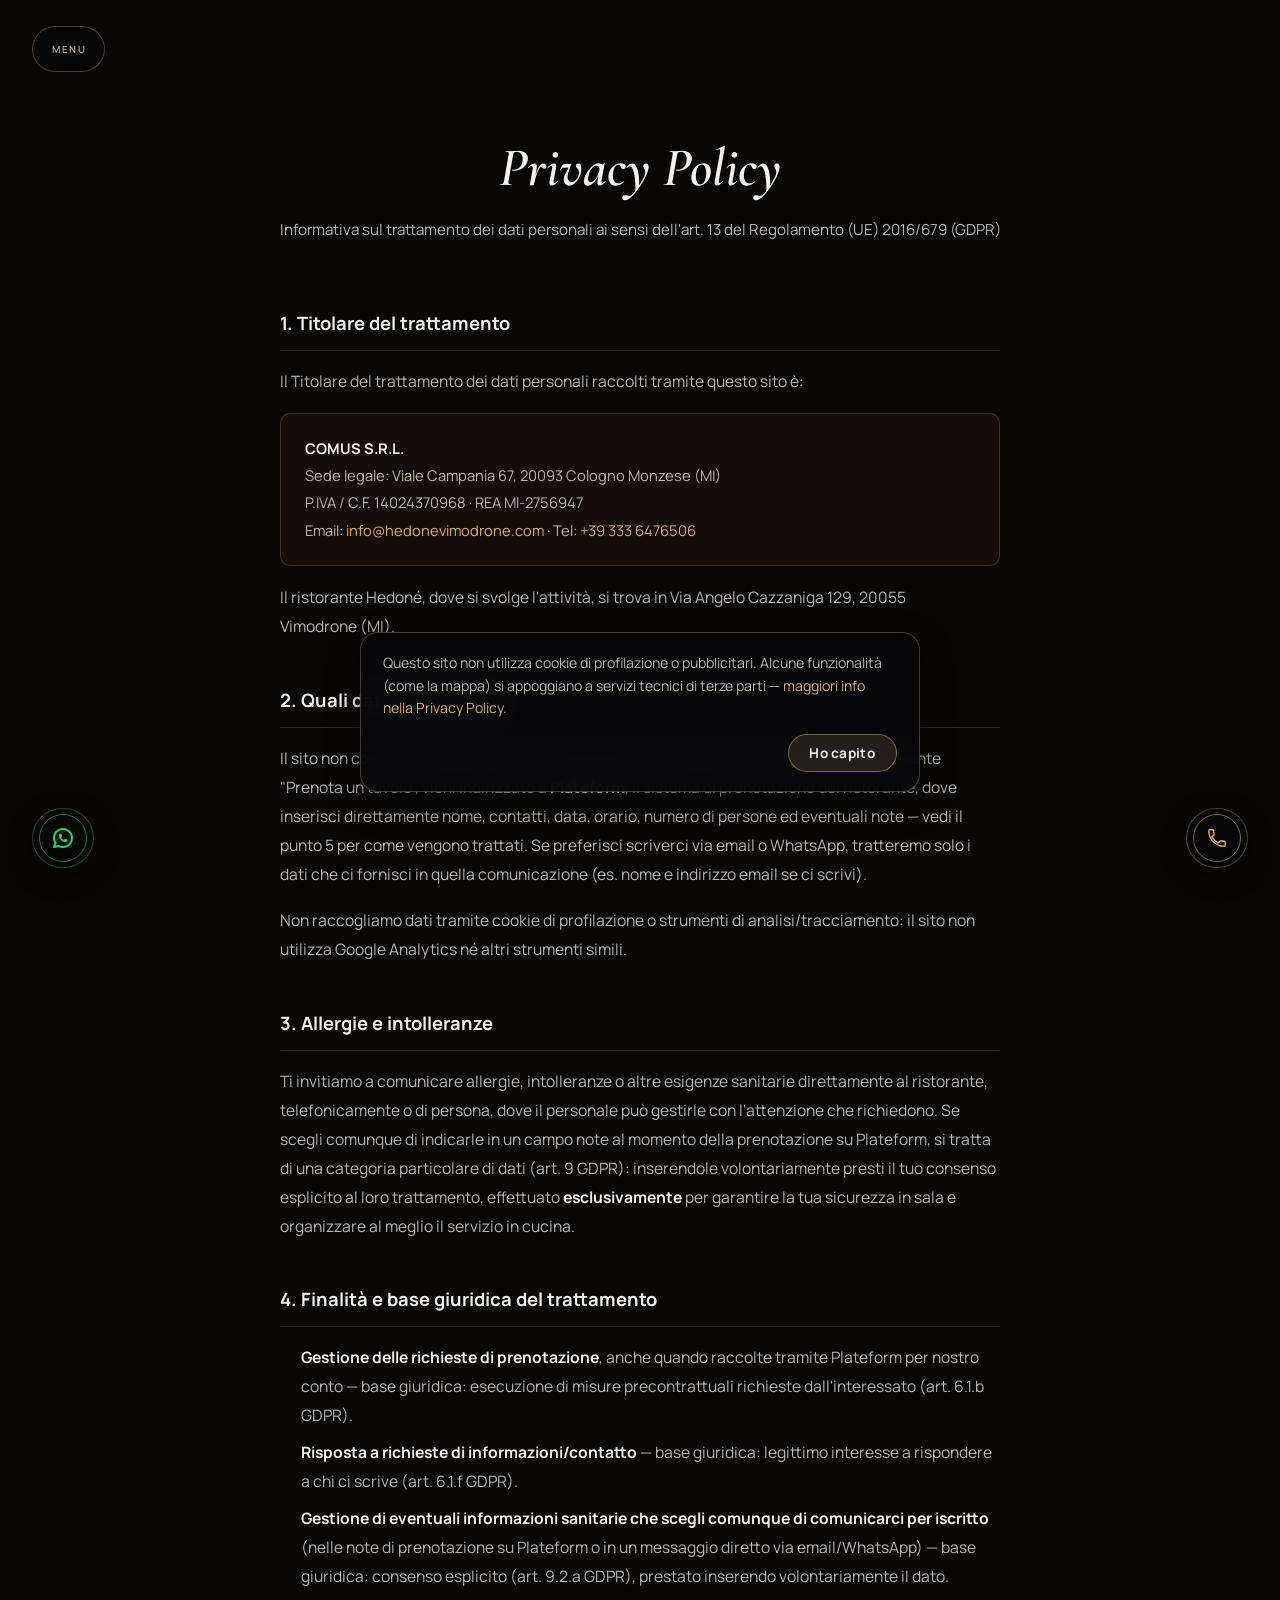
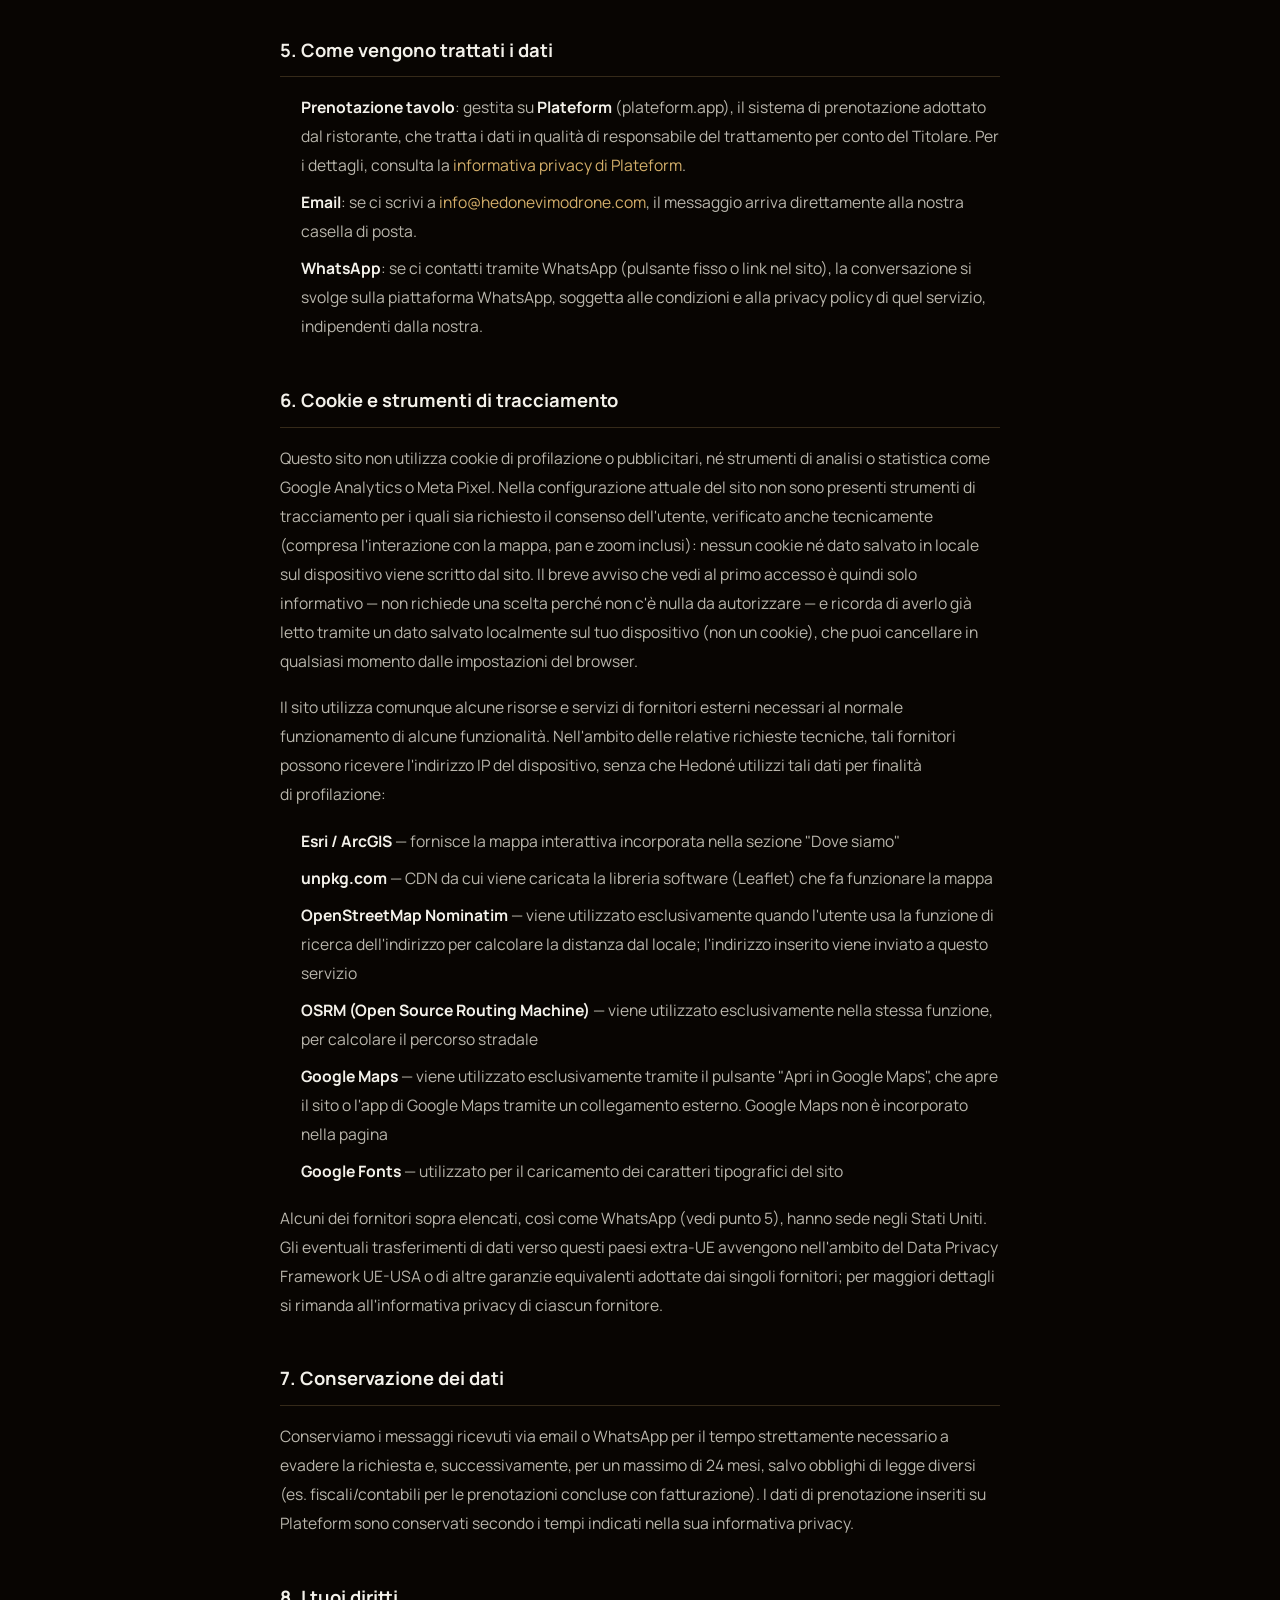
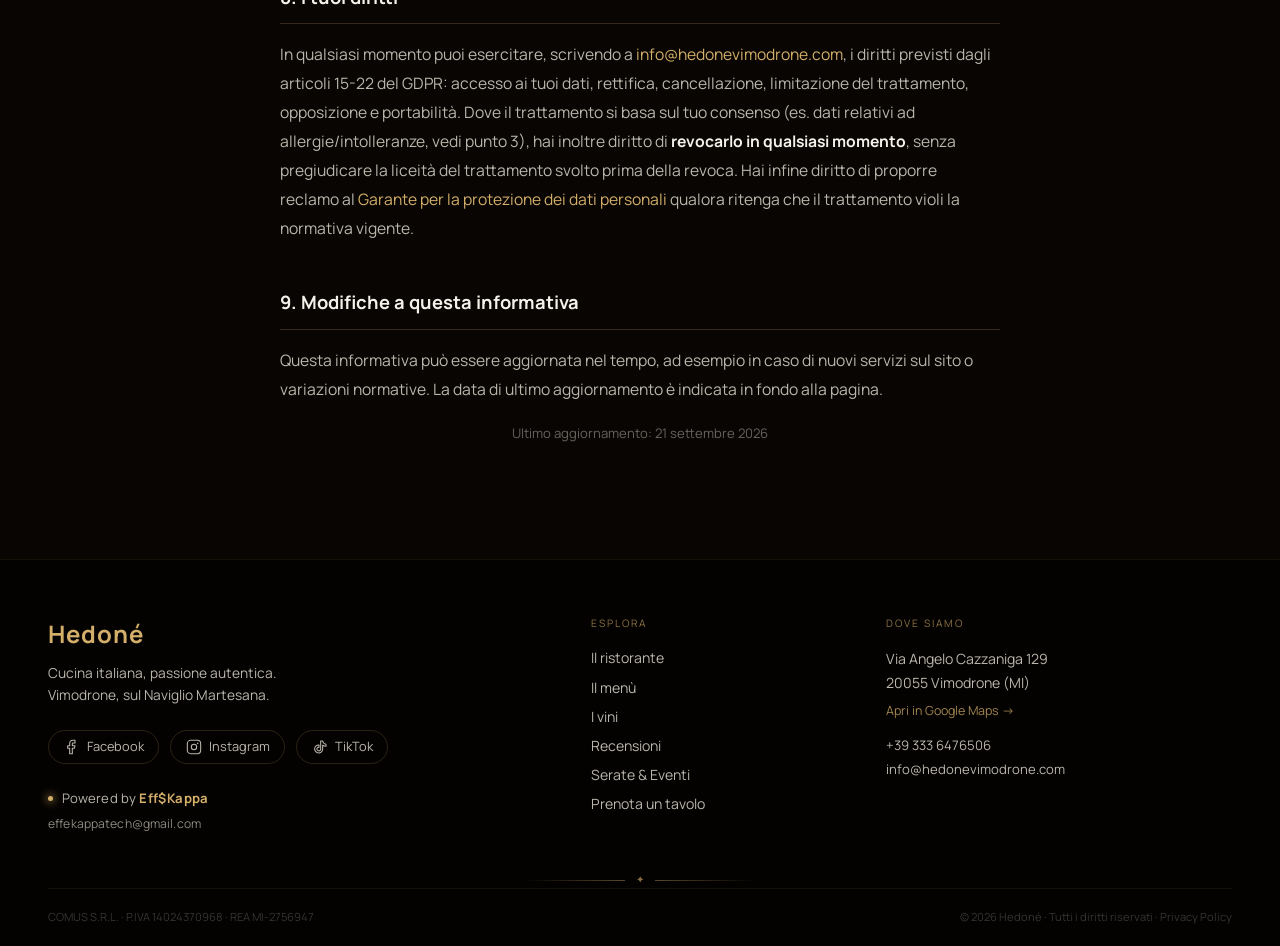
<file: privacy.html>
<!DOCTYPE html>
<html lang="it">
<head>
<meta charset="UTF-8">
<meta name="viewport" content="width=device-width, initial-scale=1.0">
<title>Privacy Policy — Hedoné Vimodrone</title>
<meta name="description" content="Informativa sul trattamento dei dati personali di Hedoné, Ristorante & Lounge Bar a Vimodrone.">
<meta name="theme-color" content="#080502">
<meta name="color-scheme" content="dark">
<link rel="icon" type="image/png" href="assets/img/logo-hedone-emblema.png">
<link rel="apple-touch-icon" href="assets/img/logo-hedone-emblema.png">
<link rel="preconnect" href="https://fonts.googleapis.com">
<link rel="preconnect" href="https://fonts.gstatic.com" crossorigin>
<link href="https://fonts.googleapis.com/css2?family=Manrope:wght@300;400;500;600;700;800&family=Cormorant+Garamond:ital,wght@0,500;0,600;0,700;1,500;1,600&display=swap" rel="stylesheet">
<link rel="stylesheet" href="css/styles.css?v=20261125b">
<style>
  .privacy-hero {
    background: #080502;
    padding: clamp(6rem, 12vw, 8rem) clamp(1.5rem, 6vw, 3rem) clamp(2.5rem, 5vw, 4rem);
    text-align: center;
  }
  .privacy-hero h1 {
    font-family: 'Cormorant Garamond', serif;
    font-style: italic;
    font-weight: 600;
    font-size: clamp(2.2rem, 5vw, 3.4rem);
    color: var(--ink);
    margin: 0 0 0.6rem;
  }
  .privacy-hero p {
    color: var(--ink-dim);
    font-size: 0.95rem;
    margin: 0;
  }
  .privacy-body {
    background: #080502;
    padding: 0 clamp(1.5rem, 6vw, 3rem) clamp(4rem, 8vw, 6rem);
  }
  .privacy-inner {
    max-width: 720px;
    margin: 0 auto;
    color: var(--ink-dim);
    font-size: 0.98rem;
    line-height: 1.85;
  }
  .privacy-inner h2 {
    font-family: 'Manrope', sans-serif;
    font-size: 1.15rem;
    font-weight: 700;
    color: var(--ink);
    margin: 2.6rem 0 1rem;
    padding-bottom: 0.6rem;
    border-bottom: 1px solid rgba(212,175,106,0.22);
  }
  .privacy-inner h2:first-child { margin-top: 0; }
  .privacy-inner p { margin: 0 0 1.1rem; }
  .privacy-inner ul { margin: 0 0 1.1rem; padding-left: 1.3rem; }
  .privacy-inner li { margin-bottom: 0.5rem; }
  .privacy-inner strong { color: var(--ink); }
  .privacy-inner a { color: var(--gold); }
  .privacy-box {
    background: rgba(212,175,106,0.06);
    border: 1px solid rgba(212,175,106,0.22);
    border-radius: 10px;
    padding: 1.3rem 1.5rem;
    margin: 0 0 1.1rem;
    font-size: 0.92rem;
  }
  .privacy-box p:last-child { margin-bottom: 0; }
  .privacy-updated {
    text-align: center;
    color: var(--ink-faint, rgba(243,241,234,0.4));
    font-size: 0.82rem;
    margin-top: 3rem;
  }
</style>
</head>
<body>

<a class="skip-link" href="#main">Vai al contenuto</a>

<a class="whatsapp-fab" href="https://wa.me/393336476506" target="_blank" rel="noopener" aria-label="Scrivici su WhatsApp">
  <span class="whatsapp-fab-icon">
    <span class="whatsapp-fab-ring"></span>
    <svg viewBox="0 0 24 24" fill="none" stroke="currentColor" stroke-width="2" stroke-linecap="round" stroke-linejoin="round" aria-hidden="true"><path d="M3 21l1.65 -3.8a9 9 0 1 1 3.4 2.9l-5.05 .9"/><path d="M9 10a.5 .5 0 0 0 1 0v-1a.5 .5 0 0 0 -1 0v1a5 5 0 0 0 5 5h1a.5 .5 0 0 0 0 -1h-1a.5 .5 0 0 0 0 1"/></svg>
  </span>
  <span class="whatsapp-fab-label">WhatsApp</span>
</a>

<a class="call-fab" href="tel:+393336476506" aria-label="Chiamaci ora — +39 333 6476506">
  <span class="call-fab-icon">
    <span class="call-fab-ring"></span>
    <svg viewBox="0 0 24 24" fill="none" stroke="currentColor" stroke-width="1.6" stroke-linecap="round" stroke-linejoin="round" aria-hidden="true"><path d="M6.62 10.79a15.05 15.05 0 006.59 6.59l2.2-2.2a1 1 0 011.01-.24c1.12.37 2.33.57 3.58.57a1 1 0 011 1V20a1 1 0 01-1 1C10.61 21 3 13.39 3 4a1 1 0 011-1h3.28a1 1 0 011 1c0 1.25.2 2.46.57 3.58a1 1 0 01-.25 1.01l-2.2 2.2z"/></svg>
  </span>
  <span class="call-fab-label">Chiamaci ora</span>
</a>

<div class="cookie-notice" id="cookieNotice" role="region" aria-label="Informativa cookie">
  <p class="cookie-notice-text">Questo sito non utilizza cookie di profilazione o pubblicitari. Alcune funzionalità (come la mappa) si appoggiano a servizi tecnici di terze parti — <a href="privacy#privacy-cookie">maggiori info nella Privacy Policy</a>.</p>
  <div class="cookie-notice-actions">
    <button type="button" class="cookie-notice-btn" id="cookieNoticeBtn">Ho capito</button>
  </div>
</div>

<div class="nav-float" id="navFloat">
  <button class="nav-trigger" id="navTrigger" aria-label="Apri il menu" aria-expanded="false" aria-controls="navPanel">
    <span class="nav-trigger-icon" aria-hidden="true"></span>
    <span class="nav-trigger-label">Menu</span>
  </button>
  <nav class="nav-panel" id="navPanel" aria-label="Navigazione principale">
    <div class="nav-panel-links">
      <a href="./">Home</a>
      <a href="chi-siamo">Chi siamo</a>
      <a href="./#piatti">Cucina</a>
      <a href="menu">Menù</a>
      <a href="serate">Serate & Eventi</a>
      <a href="./#location">Dove siamo</a>
      <a href="./#prenota" class="nav-cta">Prenota</a>
    </div>
  </nav>
</div>

<main id="main">

  <section class="privacy-hero">
    <h1>Privacy Policy</h1>
    <p>Informativa sul trattamento dei dati personali ai sensi dell'art. 13 del Regolamento (UE) 2016/679 (GDPR)</p>
  </section>

  <section class="privacy-body">
    <div class="privacy-inner">

      <h2>1. Titolare del trattamento</h2>
      <p>Il Titolare del trattamento dei dati personali raccolti tramite questo sito è:</p>
      <div class="privacy-box">
        <p><strong>COMUS S.R.L.</strong><br>
        Sede legale: Viale Campania 67, 20093 Cologno Monzese (MI)<br>
        P.IVA / C.F. 14024370968 · REA MI-2756947<br>
        Email: <a href="mailto:info@hedonevimodrone.com">info@hedonevimodrone.com</a> · Tel: <a href="tel:+393336476506">+39 333 6476506</a></p>
      </div>
      <p>Il ristorante Hedoné, dove si svolge l'attività, si trova in Via Angelo Cazzaniga 129, 20055 Vimodrone (MI).</p>

      <h2>2. Quali dati raccogliamo</h2>
      <p>Il sito non contiene moduli propri che raccolgono dati. Se prenoti un tavolo tramite il pulsante "Prenota un tavolo", vieni indirizzato a <strong>Plateform</strong>, il sistema di prenotazione del ristorante, dove inserisci direttamente nome, contatti, data, orario, numero di persone ed eventuali note — vedi il punto 5 per come vengono trattati. Se preferisci scriverci via email o WhatsApp, tratteremo solo i dati che ci fornisci in quella comunicazione (es. nome e indirizzo email se ci scrivi).</p>
      <p>Non raccogliamo dati tramite cookie di profilazione o strumenti di analisi/tracciamento: il sito non utilizza Google Analytics né altri strumenti simili.</p>

      <h2>3. Allergie e intolleranze</h2>
      <p>Ti invitiamo a comunicare allergie, intolleranze o altre esigenze sanitarie direttamente al ristorante, telefonicamente o di persona, dove il personale può gestirle con l'attenzione che richiedono. Se scegli comunque di indicarle in un campo note al momento della prenotazione su Plateform, si tratta di una categoria particolare di dati (art. 9 GDPR): inserendole volontariamente presti il tuo consenso esplicito al loro trattamento, effettuato <strong>esclusivamente</strong> per garantire la tua sicurezza in sala e organizzare al meglio il servizio in cucina.</p>

      <h2>4. Finalità e base giuridica del trattamento</h2>
      <ul>
        <li><strong>Gestione delle richieste di prenotazione</strong>, anche quando raccolte tramite Plateform per nostro conto — base giuridica: esecuzione di misure precontrattuali richieste dall'interessato (art. 6.1.b GDPR).</li>
        <li><strong>Risposta a richieste di informazioni/contatto</strong> — base giuridica: legittimo interesse a rispondere a chi ci scrive (art. 6.1.f GDPR).</li>
        <li><strong>Gestione di eventuali informazioni sanitarie che scegli comunque di comunicarci per iscritto</strong> (nelle note di prenotazione su Plateform o in un messaggio diretto via email/WhatsApp) — base giuridica: consenso esplicito (art. 9.2.a GDPR), prestato inserendo volontariamente il dato.</li>
      </ul>

      <h2>5. Come vengono trattati i dati</h2>
      <ul>
        <li><strong>Prenotazione tavolo</strong>: gestita su <strong>Plateform</strong> (plateform.app), il sistema di prenotazione adottato dal ristorante, che tratta i dati in qualità di responsabile del trattamento per conto del Titolare. Per i dettagli, consulta la <a href="https://plateform.app/privacy-policy" target="_blank" rel="noopener">informativa privacy di Plateform</a>.</li>
        <li><strong>Email</strong>: se ci scrivi a <a href="mailto:info@hedonevimodrone.com">info@hedonevimodrone.com</a>, il messaggio arriva direttamente alla nostra casella di posta.</li>
        <li><strong>WhatsApp</strong>: se ci contatti tramite WhatsApp (pulsante fisso o link nel sito), la conversazione si svolge sulla piattaforma WhatsApp, soggetta alle condizioni e alla privacy policy di quel servizio, indipendenti dalla nostra.</li>
      </ul>

      <h2 id="privacy-cookie">6. Cookie e strumenti di tracciamento</h2>
      <p>Questo sito non utilizza cookie di profilazione o pubblicitari, né strumenti di analisi o statistica come Google Analytics o Meta Pixel. Nella configurazione attuale del sito non sono presenti strumenti di tracciamento per i quali sia richiesto il consenso dell'utente, verificato anche tecnicamente (compresa l'interazione con la mappa, pan e zoom inclusi): nessun cookie né dato salvato in locale sul dispositivo viene scritto dal sito. Il breve avviso che vedi al primo accesso è quindi solo informativo — non richiede una scelta perché non c'è nulla da autorizzare — e ricorda di averlo già letto tramite un dato salvato localmente sul tuo dispositivo (non un cookie), che puoi cancellare in qualsiasi momento dalle impostazioni del browser.</p>
      <p>Il sito utilizza comunque alcune risorse e servizi di fornitori esterni necessari al normale funzionamento di alcune funzionalità. Nell'ambito delle relative richieste tecniche, tali fornitori possono ricevere l'indirizzo IP del dispositivo, senza che Hedoné utilizzi tali dati per finalità di profilazione:</p>
      <ul>
        <li><strong>Esri / ArcGIS</strong> — fornisce la mappa interattiva incorporata nella sezione "Dove siamo"</li>
        <li><strong>unpkg.com</strong> — CDN da cui viene caricata la libreria software (Leaflet) che fa funzionare la mappa</li>
        <li><strong>OpenStreetMap Nominatim</strong> — viene utilizzato esclusivamente quando l'utente usa la funzione di ricerca dell'indirizzo per calcolare la distanza dal locale; l'indirizzo inserito viene inviato a questo servizio</li>
        <li><strong>OSRM (Open Source Routing Machine)</strong> — viene utilizzato esclusivamente nella stessa funzione, per calcolare il percorso stradale</li>
        <li><strong>Google Maps</strong> — viene utilizzato esclusivamente tramite il pulsante "Apri in Google Maps", che apre il sito o l'app di Google Maps tramite un collegamento esterno. Google Maps non è incorporato nella pagina</li>
        <li><strong>Google Fonts</strong> — utilizzato per il caricamento dei caratteri tipografici del sito</li>
      </ul>
      <p>Alcuni dei fornitori sopra elencati, così come WhatsApp (vedi punto 5), hanno sede negli Stati Uniti. Gli eventuali trasferimenti di dati verso questi paesi extra-UE avvengono nell'ambito del Data Privacy Framework UE-USA o di altre garanzie equivalenti adottate dai singoli fornitori; per maggiori dettagli si rimanda all'informativa privacy di ciascun fornitore.</p>

      <h2>7. Conservazione dei dati</h2>
      <p>Conserviamo i messaggi ricevuti via email o WhatsApp per il tempo strettamente necessario a evadere la richiesta e, successivamente, per un massimo di 24 mesi, salvo obblighi di legge diversi (es. fiscali/contabili per le prenotazioni concluse con fatturazione). I dati di prenotazione inseriti su Plateform sono conservati secondo i tempi indicati nella sua informativa privacy.</p>

      <h2>8. I tuoi diritti</h2>
      <p>In qualsiasi momento puoi esercitare, scrivendo a <a href="mailto:info@hedonevimodrone.com">info@hedonevimodrone.com</a>, i diritti previsti dagli articoli 15-22 del GDPR: accesso ai tuoi dati, rettifica, cancellazione, limitazione del trattamento, opposizione e portabilità. Dove il trattamento si basa sul tuo consenso (es. dati relativi ad allergie/intolleranze, vedi punto 3), hai inoltre diritto di <strong>revocarlo in qualsiasi momento</strong>, senza pregiudicare la liceità del trattamento svolto prima della revoca. Hai infine diritto di proporre reclamo al <a href="https://www.garanteprivacy.it" target="_blank" rel="noopener">Garante per la protezione dei dati personali</a> qualora ritenga che il trattamento violi la normativa vigente.</p>

      <h2>9. Modifiche a questa informativa</h2>
      <p>Questa informativa può essere aggiornata nel tempo, ad esempio in caso di nuovi servizi sul sito o variazioni normative. La data di ultimo aggiornamento è indicata in fondo alla pagina.</p>

      <p class="privacy-updated">Ultimo aggiornamento: 21 settembre 2026</p>

    </div>
  </section>

</main>

<footer class="site-footer">
  <div class="footer-inner">
    <div class="footer-brand-col">
      <div class="footer-brand">Hedoné</div>
      <p class="footer-tagline">Cucina italiana, passione autentica.<br>Vimodrone, sul Naviglio Martesana.</p>
      <div class="footer-social-icons">
        <a href="https://www.facebook.com/share/1H7stA7eek/?mibextid=wwXIfr" target="_blank" rel="noopener" aria-label="Facebook di Hedoné">
          <svg width="16" height="16" viewBox="0 0 24 24" fill="none" stroke="currentColor" stroke-width="1.6" stroke-linecap="round" stroke-linejoin="round" aria-hidden="true"><path d="M18 2h-3a5 5 0 0 0-5 5v3H7v4h3v8h4v-8h3l1-4h-4V7a1 1 0 0 1 1-1h3z"/></svg>
          Facebook
        </a>
        <a href="https://www.instagram.com/hedone.vimodrone" target="_blank" rel="noopener" aria-label="Instagram di Hedoné">
          <svg width="16" height="16" viewBox="0 0 24 24" fill="none" stroke="currentColor" stroke-width="1.6" stroke-linecap="round" stroke-linejoin="round" aria-hidden="true"><rect x="2" y="2" width="20" height="20" rx="5"/><circle cx="12" cy="12" r="4"/><circle cx="17.5" cy="6.5" r="1.2" fill="currentColor" stroke="none"/></svg>
          Instagram
        </a>
        <a href="https://www.tiktok.com/@hedone_vimodrone" target="_blank" rel="noopener" aria-label="TikTok di Hedoné">
          <svg width="16" height="16" viewBox="0 0 24 24" fill="none" stroke="currentColor" stroke-width="1.6" stroke-linecap="round" stroke-linejoin="round" aria-hidden="true"><path d="M16 3c.5 2.7 2.3 4.5 5 4.8V11c-1.9 0-3.6-.6-5-1.7V15a6 6 0 1 1-5.5-6v3.2a2.8 2.8 0 1 0 2.5 2.8V3h3z"/></svg>
          TikTok
        </a>
      </div>
      <div class="footer-credit">
        <div class="footer-credit-row">
          <span class="footer-credit-dot" aria-hidden="true"></span>
          <span>Powered by <a href="mailto:effekappatech@gmail.com"><strong>Eff$Kappa</strong></a></span>
        </div>
        <a class="footer-credit-cta" href="mailto:effekappatech@gmail.com">effekappatech@gmail.com</a>
      </div>
    </div>
    <div class="footer-links-col">
      <p class="footer-col-title">Esplora</p>
      <nav class="footer-nav">
        <a href="chi-siamo">Il ristorante</a>
        <a href="menu">Il menù</a>
        <a href="menu#mn-vini">I vini</a>
        <a href="./#recensioni">Recensioni</a>
        <a href="serate">Serate &amp; Eventi</a>
        <a href="./#prenota">Prenota un tavolo</a>
      </nav>
    </div>
    <div class="footer-contact-col">
      <p class="footer-col-title">Dove siamo</p>
      <address class="footer-address">
        Via Angelo Cazzaniga 129<br>
        20055 Vimodrone (MI)<br>
        <a href="https://www.google.com/maps/dir/?api=1&destination=Via+Angelo+Cazzaniga+129+Vimodrone+MI" target="_blank" rel="noopener">Apri in Google Maps →</a>
      </address>
      <p class="footer-contact-line"><a href="tel:+393336476506">+39 333 6476506</a></p>
      <p class="footer-contact-line"><a href="mailto:info@hedonevimodrone.com">info@hedonevimodrone.com</a></p>
    </div>
  </div>
  <div class="footer-ornament" aria-hidden="true">
    <span class="footer-orn-line"></span>
    <span class="footer-orn-gem">✦</span>
    <span class="footer-orn-line"></span>
  </div>
  <div class="footer-legal">
    <p>COMUS S.R.L. · P.IVA 14024370968 · REA MI-2756947</p>
    <p>© <span id="footerYear">2025</span> Hedoné · Tutti i diritti riservati · <a href="privacy" style="color:inherit;">Privacy Policy</a></p>
  </div>
</footer>
<script src="js/footer-fab.js" defer></script>

<script>
(function () {
  var footerYear = document.getElementById('footerYear');
  if (footerYear) footerYear.textContent = new Date().getFullYear();

  var trigger = document.getElementById('navTrigger');
  var panel   = document.getElementById('navPanel');
  var float   = document.getElementById('navFloat');
  if (trigger && panel && float) {
    trigger.addEventListener('click', function (e) {
      e.stopPropagation();
      var open = float.classList.toggle('is-open');
      trigger.setAttribute('aria-expanded', open ? 'true' : 'false');
    });
    document.addEventListener('click', function (e) {
      if (!float.contains(e.target)) {
        float.classList.remove('is-open');
        trigger.setAttribute('aria-expanded', 'false');
      }
    });
    document.addEventListener('keydown', function (e) {
      if (e.key === 'Escape' && float.classList.contains('is-open')) {
        float.classList.remove('is-open');
        trigger.setAttribute('aria-expanded', 'false');
        trigger.focus();
      }
    });
  }
})();
</script>
<script src="js/cookie-notice.js"></script>

</body>
</html>
</file>
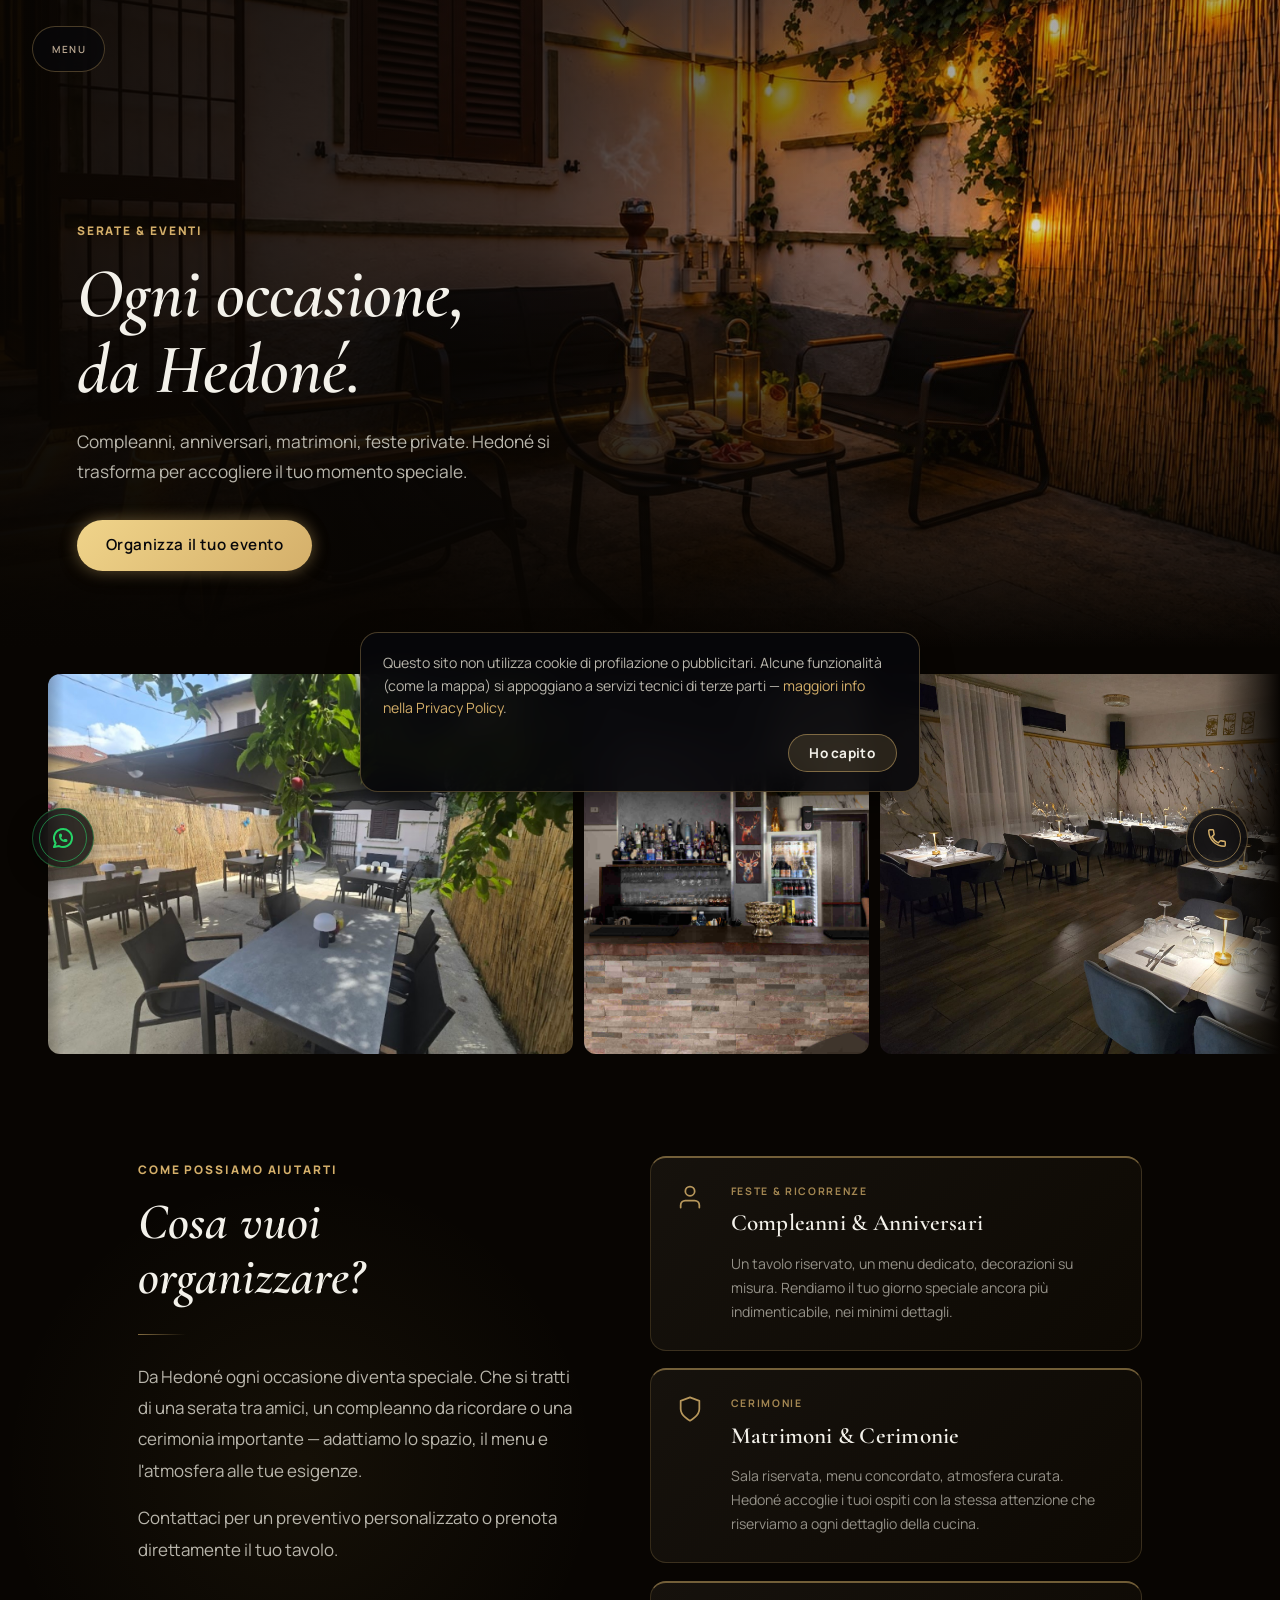
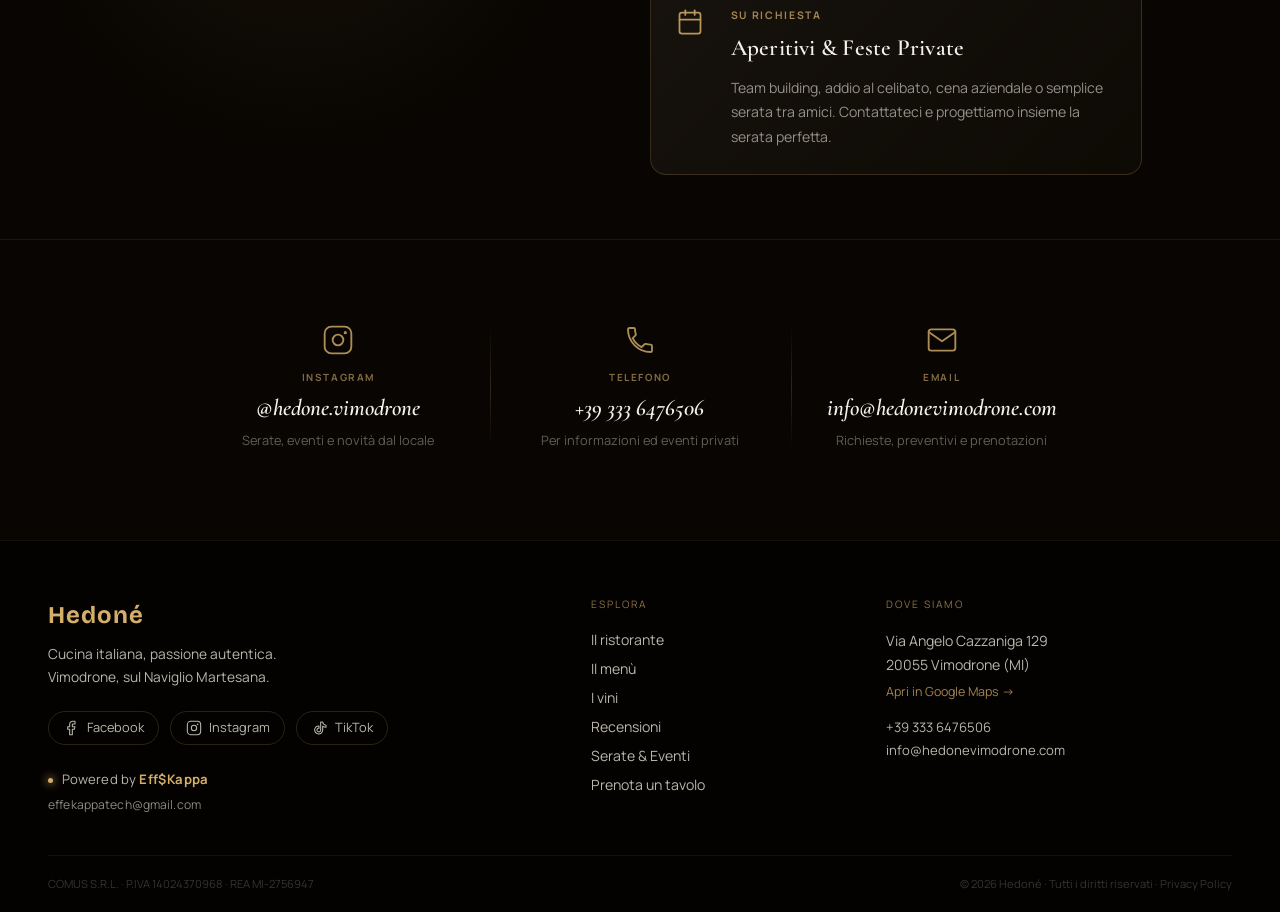
<file: serate.html>
<!DOCTYPE html>
<html lang="it">
<head>
<meta charset="UTF-8">
<meta name="viewport" content="width=device-width, initial-scale=1.0">
<title>Serate & Eventi — Hedoné Vimodrone</title>
<meta name="description" content="Compleanni, anniversari, matrimoni e feste private da Hedoné a Vimodrone. Ogni occasione diventa un ricordo indimenticabile.">
<meta name="theme-color" content="#080502">
<meta name="color-scheme" content="dark">
<meta property="og:title" content="Serate & Eventi — Hedoné Vimodrone">
<meta property="og:description" content="Compleanni, anniversari, matrimoni e feste private. Ogni occasione diventa un ricordo indimenticabile.">
<meta property="og:type" content="website">
<meta property="og:locale" content="it_IT">
<meta property="og:site_name" content="Hedoné">
<meta property="og:image" content="assets/img/serate-dehors-narghile.jpg">
<meta name="twitter:card" content="summary_large_image">
<link rel="icon" type="image/png" href="assets/img/logo-hedone-emblema.png">
<link rel="apple-touch-icon" href="assets/img/logo-hedone-emblema.png">
<link rel="preconnect" href="https://fonts.googleapis.com">
<link rel="preconnect" href="https://fonts.gstatic.com" crossorigin>
<link href="https://fonts.googleapis.com/css2?family=Manrope:wght@300;400;500;600;700;800&family=Bricolage+Grotesque:opsz,wght@12..96,400..800&family=Cormorant+Garamond:ital,wght@0,500;0,600;0,700;1,500;1,600&display=swap" rel="stylesheet">
<link rel="stylesheet" href="css/styles.css?v=20261125b">
<style>
  /* ── SERATE PAGE ── */
  .serate-hero {
    position: relative;
    min-height: 72vh;
    display: flex;
    align-items: flex-end;
    justify-content: flex-start;
    overflow: hidden;
    background: #080502;
    padding-bottom: clamp(3rem, 6vw, 5rem);
    padding-left: clamp(2rem, 6vw, 5rem);
  }
  .serate-hero-bg {
    position: absolute;
    inset: 0;
    background-image:
      linear-gradient(to right, rgba(8,5,2,0.92) 0%, rgba(8,5,2,0.72) 42%, rgba(8,5,2,0.18) 78%, rgba(8,5,2,0.08) 100%),
      linear-gradient(to bottom, rgba(8,5,2,0.25) 0%, transparent 35%, rgba(8,5,2,0.78) 82%, #080502 100%),
      url('assets/img/serate-dehors-narghile.jpg');
    background-size: cover;
    background-position: center 56%;
  }
  .serate-hero-body {
    position: relative;
    z-index: 2;
    text-align: left;
    padding: 0;
    max-width: clamp(300px, 46vw, 580px);
    margin: 0;
  }
  .serate-hero-body .section-kicker { margin-bottom: 1rem; }
  .serate-hero-body h1 {
    font-family: 'Cormorant Garamond', serif;
    font-style: italic;
    font-weight: 600;
    font-size: clamp(2.6rem, 5.5vw, 4.8rem);
    color: var(--ink);
    line-height: 1.08;
    margin: 0 0 1.2rem;
  }
  .serate-hero-body p {
    color: var(--ink-dim);
    font-size: clamp(0.95rem, 1.4vw, 1.08rem);
    line-height: 1.75;
    margin: 0 0 2rem;
    max-width: 480px;
  }

  /* ── GALLERY SCROLL ── */
  .serate-gallery {
    position: relative;
    background: #080502;
    padding: clamp(0.75rem, 1.5vw, 1.25rem) 0 clamp(1rem, 2vw, 1.75rem);
  }
  .serate-gallery-wrap {
    overflow-x: auto;
    overflow-y: visible;
    -webkit-overflow-scrolling: touch;
    scrollbar-width: none;
    cursor: grab;
    padding: 0.4rem 0 1.2rem;
  }
  .serate-gallery-wrap::-webkit-scrollbar { display: none; }
  .serate-gallery-wrap:active { cursor: grabbing; }
  .serate-gallery-track {
    display: flex;
    gap: 0.7rem;
    padding: 0 clamp(1.25rem, 5vw, 3rem);
    width: max-content;
    align-items: flex-start;
  }
  .sg {
    flex: 0 0 auto;
    border-radius: 12px;
    overflow: hidden;
    height: clamp(260px, 32vw, 380px);
  }
  .sg img {
    height: 100%;
    width: auto;
    display: block;
    transition: transform 0.55s ease;
  }
  .sg:hover img { transform: scale(1.04); }
  .serate-gallery::before,
  .serate-gallery::after {
    content: '';
    position: absolute;
    top: 0; bottom: 0;
    width: clamp(2rem, 5vw, 4rem);
    z-index: 2;
    pointer-events: none;
  }
  .serate-gallery::before {
    left: 0;
    background: linear-gradient(to right, #080502, transparent);
  }
  .serate-gallery::after {
    right: 0;
    background: linear-gradient(to left, #080502, transparent);
  }

  /* ── INFO SECTION ── */
  .serate-info {
    position: relative;
    background: #080502;
    padding: clamp(2.5rem, 4.5vw, 4.5rem) 0 clamp(3rem, 5vw, 5rem);
    overflow: hidden;
  }
  .serate-info::before {
    content: '';
    position: absolute;
    top: 50%; left: 0;
    width: 600px; height: 600px;
    background: radial-gradient(ellipse at center, rgba(201,168,76,0.07) 0%, transparent 70%);
    transform: translateY(-50%);
    pointer-events: none;
  }
  .serate-info-inner {
    position: relative;
    z-index: 1;
    max-width: 1100px;
    margin: 0 auto;
    padding: 0 clamp(1.5rem, 5vw, 3rem);
    display: grid;
    grid-template-columns: 1fr 1.1fr;
    gap: clamp(2.5rem, 5vw, 5rem);
    align-items: start;
  }
  .serate-info-text .section-kicker { margin-bottom: 1rem; }
  .serate-info-text h2 {
    font-family: 'Cormorant Garamond', serif;
    font-size: clamp(2.4rem, 4vw, 3.6rem);
    font-style: italic;
    font-weight: 600;
    color: var(--ink);
    line-height: 1.08;
    margin: 0 0 1.8rem;
  }
  .serate-info-text p {
    color: var(--ink-dim);
    font-size: clamp(0.95rem, 1.4vw, 1.06rem);
    line-height: 1.85;
    margin: 0 0 1rem;
  }
  .serate-info-text p:last-of-type { margin-bottom: 2.5rem; }
  .serate-info-divider {
    width: 48px; height: 1px;
    background: linear-gradient(to right, var(--gold), transparent);
    margin: 1.6rem 0;
    opacity: 0.6;
  }
  .serate-cards {
    display: flex;
    flex-direction: column;
    gap: 1.1rem;
  }
  .serate-card {
    position: relative;
    background: linear-gradient(135deg, rgba(255,235,200,0.06) 0%, rgba(201,168,76,0.03) 100%);
    border: 1px solid rgba(212,175,106,0.2);
    border-top: 2px solid rgba(212,175,106,0.5);
    border-radius: 16px;
    padding: 1.6rem 1.8rem 1.6rem 5rem;
    transition: border-color 0.3s ease, box-shadow 0.3s ease, background 0.3s ease;
    overflow: hidden;
  }
  .serate-card::after {
    content: '';
    position: absolute;
    inset: 0;
    background: radial-gradient(ellipse at 20% 50%, rgba(201,168,76,0.06) 0%, transparent 60%);
    opacity: 0;
    transition: opacity 0.35s ease;
    pointer-events: none;
  }
  .serate-card:hover {
    border-color: rgba(212,175,106,0.45);
    border-top-color: rgba(212,175,106,0.85);
    box-shadow: 0 8px 40px rgba(201,168,76,0.1), 0 0 0 1px rgba(201,168,76,0.08);
    background: linear-gradient(135deg, rgba(255,235,200,0.09) 0%, rgba(201,168,76,0.05) 100%);
  }
  .serate-card:hover::after { opacity: 1; }
  .serate-card-icon {
    position: absolute;
    left: 1.6rem;
    top: 1.55rem;
    color: var(--gold);
    opacity: 0.85;
    width: 28px; height: 28px;
  }
  .serate-card-kicker {
    display: block;
    font-size: 0.65rem;
    letter-spacing: 0.16em;
    text-transform: uppercase;
    color: var(--gold);
    font-weight: 700;
    margin-bottom: 0.45rem;
    opacity: 0.75;
  }
  .serate-card h3 {
    font-family: 'Cormorant Garamond', serif;
    font-size: 1.45rem;
    font-weight: 600;
    color: var(--ink);
    margin: 0 0 0.65rem;
    letter-spacing: 0.01em;
  }
  .serate-card p {
    color: var(--ink-dim);
    font-size: 0.88rem;
    line-height: 1.72;
    margin: 0;
    opacity: 0.78;
  }

  /* ── CONTATTI STRIP ── */
  .serate-contatti {
    background: #080502;
    padding: clamp(2rem, 3.5vw, 3rem) 0 clamp(2.5rem, 4vw, 3.5rem);
    border-top: 1px solid rgba(212,175,106,0.1);
  }
  .serate-contatti-inner {
    max-width: 1000px;
    margin: 0 auto;
    padding: 0 clamp(1.5rem, 5vw, 3rem);
    display: grid;
    grid-template-columns: repeat(3, 1fr);
    gap: 1px;
  }
  .serate-contatti-item {
    display: flex;
    flex-direction: column;
    align-items: center;
    text-align: center;
    padding: clamp(1.5rem, 3vw, 2.5rem) clamp(1rem, 2vw, 2rem);
    position: relative;
    text-decoration: none;
    transition: background 0.25s ease;
    border-radius: 12px;
  }
  .serate-contatti-item:hover { background: rgba(201,168,76,0.04); }
  .serate-contatti-item + .serate-contatti-item::before {
    content: '';
    position: absolute;
    left: 0; top: 20%; bottom: 20%;
    width: 1px;
    background: linear-gradient(to bottom, transparent, rgba(212,175,106,0.2), transparent);
  }
  .serate-contatti-icon {
    width: 32px; height: 32px;
    color: var(--gold);
    opacity: 0.8;
    margin-bottom: 0.9rem;
  }
  .serate-contatti-label {
    font-size: 0.62rem;
    letter-spacing: 0.16em;
    text-transform: uppercase;
    color: var(--gold);
    font-weight: 700;
    opacity: 0.6;
    margin-bottom: 0.4rem;
  }
  .serate-contatti-value {
    font-family: 'Cormorant Garamond', serif;
    font-size: clamp(1.1rem, 1.8vw, 1.45rem);
    font-style: italic;
    font-weight: 600;
    color: var(--ink);
    margin-bottom: 0.35rem;
  }
  .serate-contatti-sub {
    font-size: 0.8rem;
    color: var(--ink-dim);
    opacity: 0.5;
    line-height: 1.5;
  }
  @media (max-width: 640px) {
    .serate-contatti-inner { grid-template-columns: 1fr; gap: 0; }
    .serate-contatti-item + .serate-contatti-item::before { top: 0; bottom: auto; left: 20%; right: 20%; width: auto; height: 1px; background: linear-gradient(to right, transparent, rgba(212,175,106,0.2), transparent); }
  }

  @media (max-width: 820px) {
    .serate-info-inner { grid-template-columns: 1fr; }
    .sg { height: clamp(200px, 55vw, 300px); }
  }
</style>
</head>
<body>

<a class="skip-link" href="#main">Vai al contenuto</a>

<a class="whatsapp-fab" href="https://wa.me/393336476506" target="_blank" rel="noopener" aria-label="Scrivici su WhatsApp">
  <span class="whatsapp-fab-icon">
    <span class="whatsapp-fab-ring"></span>
    <svg viewBox="0 0 24 24" fill="none" stroke="currentColor" stroke-width="2" stroke-linecap="round" stroke-linejoin="round" aria-hidden="true"><path d="M3 21l1.65 -3.8a9 9 0 1 1 3.4 2.9l-5.05 .9"/><path d="M9 10a.5 .5 0 0 0 1 0v-1a.5 .5 0 0 0 -1 0v1a5 5 0 0 0 5 5h1a.5 .5 0 0 0 0 -1h-1a.5 .5 0 0 0 0 1"/></svg>
  </span>
  <span class="whatsapp-fab-label">WhatsApp</span>
</a>

<a class="call-fab" href="tel:+393336476506" aria-label="Chiamaci ora — +39 333 6476506">
  <span class="call-fab-icon">
    <span class="call-fab-ring"></span>
    <svg viewBox="0 0 24 24" fill="none" stroke="currentColor" stroke-width="1.6" stroke-linecap="round" stroke-linejoin="round" aria-hidden="true"><path d="M6.62 10.79a15.05 15.05 0 006.59 6.59l2.2-2.2a1 1 0 011.01-.24c1.12.37 2.33.57 3.58.57a1 1 0 011 1V20a1 1 0 01-1 1C10.61 21 3 13.39 3 4a1 1 0 011-1h3.28a1 1 0 011 1c0 1.25.2 2.46.57 3.58a1 1 0 01-.25 1.01l-2.2 2.2z"/></svg>
  </span>
  <span class="call-fab-label">Chiamaci ora</span>
</a>

<div class="cookie-notice" id="cookieNotice" role="region" aria-label="Informativa cookie">
  <p class="cookie-notice-text">Questo sito non utilizza cookie di profilazione o pubblicitari. Alcune funzionalità (come la mappa) si appoggiano a servizi tecnici di terze parti — <a href="privacy#privacy-cookie">maggiori info nella Privacy Policy</a>.</p>
  <div class="cookie-notice-actions">
    <button type="button" class="cookie-notice-btn" id="cookieNoticeBtn">Ho capito</button>
  </div>
</div>

<div class="nav-float" id="navFloat">
  <button class="nav-trigger" id="navTrigger" aria-label="Apri il menu" aria-expanded="false" aria-controls="navPanel">
    <span class="nav-trigger-icon" aria-hidden="true"></span>
    <span class="nav-trigger-label">Menu</span>
  </button>
  <nav class="nav-panel" id="navPanel" aria-label="Navigazione principale">
    <div class="nav-panel-links">
      <a href="./">Home</a>
      <a href="chi-siamo">Chi siamo</a>
      <a href="./#piatti">Cucina</a>
      <a href="menu">Menù</a>
      <a href="./#frutti-realistici">Frutti Realistici</a>
      <a href="serate" aria-current="page">Serate &amp; Eventi</a>
      <a href="./#location">Dove siamo</a>
      <a href="./#prenota" class="nav-cta">Prenota</a>
    </div>
  </nav>
</div>

<main id="main">

  <!-- HERO -->
  <section class="serate-hero">
    <div class="serate-hero-bg" aria-hidden="true"></div>
    <div class="serate-hero-body" data-reveal>
      <span class="section-kicker">Serate & Eventi</span>
      <h1>Ogni occasione,<br>da Hedoné.</h1>
      <p>Compleanni, anniversari, matrimoni, feste private. Hedoné si trasforma per accogliere il tuo momento speciale.</p>
      <a href="./#prenota" class="btn btn-primary">Organizza il tuo evento</a>
    </div>
  </section>

  <!-- GALLERY -->
  <section class="serate-gallery" aria-label="Foto serate ed eventi">
    <div class="serate-gallery-wrap" id="serateGalleryWrap">
      <div class="serate-gallery-track">
        <div class="sg"><img src="assets/img/arredo-dehor-giorno.png" alt="Il dehor di giorno di Hedoné" loading="lazy"></div>
        <div class="sg"><img src="assets/img/amb-arredo-03.jpg" alt="Arredamento Hedoné" loading="lazy"></div>
        <div class="sg"><img src="assets/img/amb-sala-01.jpg" alt="Sala Hedoné" loading="lazy"></div>
        <div class="sg"><img src="assets/img/sala-clienti-02.jpg" alt="Tagliere di salumi e formaggi da Hedoné" loading="lazy"></div>
        <div class="sg"><img src="assets/img/amb-dehors-02.jpg" alt="Dehors serale" loading="lazy"></div>
        <div class="sg"><img src="assets/img/arredo-dehor-sera.png" alt="Il dehor serale di Hedoné" loading="lazy"></div>
        <div class="sg"><img src="assets/img/amb-paperelle.jpg" alt="Una famiglia di anatroccoli nel dehors di Hedoné" loading="lazy"></div>
        <div class="sg"><img src="assets/img/amb-bancone.jpg" alt="Bancone bar Hedoné" loading="lazy"></div>
        <div class="sg"><img src="assets/img/amb-arredo-leone.jpg" alt="Dettaglio arredo con testa di leone" loading="lazy"></div>
        <div class="sg"><img src="assets/img/amb-bancone-02.jpg" alt="Il nostro bartender al lavoro" loading="lazy"></div>
        <div class="sg"><img src="assets/img/amb-bancone-arte.jpg" alt="Bancone bar con parete d'arte" loading="lazy"></div>
      </div>
    </div>
  </section>

  <!-- INFO -->
  <section class="serate-info">
    <div class="serate-info-inner">
      <div class="serate-info-text" data-reveal>
        <span class="section-kicker">Come possiamo aiutarti</span>
        <h2>Cosa vuoi<br>organizzare?</h2>
        <div class="serate-info-divider"></div>
        <p>Da Hedoné ogni occasione diventa speciale. Che si tratti di una serata tra amici, un compleanno da ricordare o una cerimonia importante — adattiamo lo spazio, il menu e l'atmosfera alle tue esigenze.</p>
        <p>Contattaci per un preventivo personalizzato o prenota direttamente il tuo tavolo.</p>
      </div>
      <div class="serate-cards" data-reveal>
        <div class="serate-card">
          <svg class="serate-card-icon" viewBox="0 0 24 24" fill="none" stroke="currentColor" stroke-width="1.5" stroke-linecap="round" stroke-linejoin="round" aria-hidden="true">
            <path d="M20 21v-2a4 4 0 0 0-4-4H8a4 4 0 0 0-4 4v2"/><circle cx="12" cy="7" r="4"/>
          </svg>
          <span class="serate-card-kicker">Feste & Ricorrenze</span>
          <h3>Compleanni &amp; Anniversari</h3>
          <p>Un tavolo riservato, un menu dedicato, decorazioni su misura. Rendiamo il tuo giorno speciale ancora più indimenticabile, nei minimi dettagli.</p>
        </div>
        <div class="serate-card">
          <svg class="serate-card-icon" viewBox="0 0 24 24" fill="none" stroke="currentColor" stroke-width="1.5" stroke-linecap="round" stroke-linejoin="round" aria-hidden="true">
            <path d="M12 22s8-4 8-10V5l-8-3-8 3v7c0 6 8 10 8 10z"/>
          </svg>
          <span class="serate-card-kicker">Cerimonie</span>
          <h3>Matrimoni &amp; Cerimonie</h3>
          <p>Sala riservata, menu concordato, atmosfera curata. Hedoné accoglie i tuoi ospiti con la stessa attenzione che riserviamo a ogni dettaglio della cucina.</p>
        </div>
        <div class="serate-card">
          <svg class="serate-card-icon" viewBox="0 0 24 24" fill="none" stroke="currentColor" stroke-width="1.5" stroke-linecap="round" stroke-linejoin="round" aria-hidden="true">
            <rect x="3" y="4" width="18" height="18" rx="2"/><line x1="16" y1="2" x2="16" y2="6"/><line x1="8" y1="2" x2="8" y2="6"/><line x1="3" y1="10" x2="21" y2="10"/>
          </svg>
          <span class="serate-card-kicker">Su richiesta</span>
          <h3>Aperitivi &amp; Feste Private</h3>
          <p>Team building, addio al celibato, cena aziendale o semplice serata tra amici. Contattateci e progettiamo insieme la serata perfetta.</p>
        </div>
      </div>
    </div>
  </section>

  <!-- CONTATTI -->
  <section class="serate-contatti">
    <div class="serate-contatti-inner">
      <a href="https://www.instagram.com/hedone.vimodrone" target="_blank" rel="noopener" class="serate-contatti-item">
        <svg class="serate-contatti-icon" viewBox="0 0 24 24" fill="none" stroke="currentColor" stroke-width="1.4" stroke-linecap="round" stroke-linejoin="round" aria-hidden="true">
          <rect x="2" y="2" width="20" height="20" rx="5"/><circle cx="12" cy="12" r="4"/><circle cx="17.5" cy="6.5" r="1.2" fill="currentColor" stroke="none"/>
        </svg>
        <span class="serate-contatti-label">Instagram</span>
        <span class="serate-contatti-value">@hedone.vimodrone</span>
        <span class="serate-contatti-sub">Serate, eventi e novità dal locale</span>
      </a>
      <a href="tel:+393336476506" class="serate-contatti-item">
        <svg class="serate-contatti-icon" viewBox="0 0 24 24" fill="none" stroke="currentColor" stroke-width="1.4" stroke-linecap="round" stroke-linejoin="round" aria-hidden="true">
          <path d="M6.62 10.79a15.05 15.05 0 006.59 6.59l2.2-2.2a1 1 0 011.01-.24c1.12.37 2.33.57 3.58.57a1 1 0 011 1V20a1 1 0 01-1 1C10.61 21 3 13.39 3 4a1 1 0 011-1h3.28a1 1 0 011 1c0 1.25.2 2.46.57 3.58a1 1 0 01-.25 1.01l-2.2 2.2z"/>
        </svg>
        <span class="serate-contatti-label">Telefono</span>
        <span class="serate-contatti-value">+39 333 6476506</span>
        <span class="serate-contatti-sub">Per informazioni ed eventi privati</span>
      </a>
      <a href="mailto:info@hedonevimodrone.com" class="serate-contatti-item">
        <svg class="serate-contatti-icon" viewBox="0 0 24 24" fill="none" stroke="currentColor" stroke-width="1.4" stroke-linecap="round" stroke-linejoin="round" aria-hidden="true">
          <path d="M4 4h16c1.1 0 2 .9 2 2v12c0 1.1-.9 2-2 2H4c-1.1 0-2-.9-2-2V6c0-1.1.9-2 2-2z"/><polyline points="22,6 12,13 2,6"/>
        </svg>
        <span class="serate-contatti-label">Email</span>
        <span class="serate-contatti-value">info@hedonevimodrone.com</span>
        <span class="serate-contatti-sub">Richieste, preventivi e prenotazioni</span>
      </a>
    </div>
  </section>

</main>

<footer class="site-footer">
  <div class="footer-inner">
    <div class="footer-brand-col">
      <div class="footer-brand">Hedoné</div>
      <p class="footer-tagline">Cucina italiana, passione autentica.<br>Vimodrone, sul Naviglio Martesana.</p>
      <div class="footer-social-icons">
        <a href="https://www.facebook.com/share/1H7stA7eek/?mibextid=wwXIfr" target="_blank" rel="noopener" aria-label="Facebook di Hedoné">
          <svg width="16" height="16" viewBox="0 0 24 24" fill="none" stroke="currentColor" stroke-width="1.6" stroke-linecap="round" stroke-linejoin="round" aria-hidden="true"><path d="M18 2h-3a5 5 0 0 0-5 5v3H7v4h3v8h4v-8h3l1-4h-4V7a1 1 0 0 1 1-1h3z"/></svg>
          Facebook
        </a>
        <a href="https://www.instagram.com/hedone.vimodrone" target="_blank" rel="noopener" aria-label="Instagram di Hedoné">
          <svg width="16" height="16" viewBox="0 0 24 24" fill="none" stroke="currentColor" stroke-width="1.6" stroke-linecap="round" stroke-linejoin="round" aria-hidden="true"><rect x="2" y="2" width="20" height="20" rx="5"/><circle cx="12" cy="12" r="4"/><circle cx="17.5" cy="6.5" r="1.2" fill="currentColor" stroke="none"/></svg>
          Instagram
        </a>
        <a href="https://www.tiktok.com/@hedone_vimodrone" target="_blank" rel="noopener" aria-label="TikTok di Hedoné">
          <svg width="16" height="16" viewBox="0 0 24 24" fill="none" stroke="currentColor" stroke-width="1.6" stroke-linecap="round" stroke-linejoin="round" aria-hidden="true"><path d="M16 3c.5 2.7 2.3 4.5 5 4.8V11c-1.9 0-3.6-.6-5-1.7V15a6 6 0 1 1-5.5-6v3.2a2.8 2.8 0 1 0 2.5 2.8V3h3z"/></svg>
          TikTok
        </a>
      </div>
      <div class="footer-credit">
        <div class="footer-credit-row">
          <span class="footer-credit-dot" aria-hidden="true"></span>
          <span>Powered by <a href="mailto:effekappatech@gmail.com"><strong>Eff$Kappa</strong></a></span>
        </div>
        <a class="footer-credit-cta" href="mailto:effekappatech@gmail.com">effekappatech@gmail.com</a>
      </div>
    </div>
    <div class="footer-links-col">
      <p class="footer-col-title">Esplora</p>
      <nav class="footer-nav">
        <a href="chi-siamo">Il ristorante</a>
        <a href="menu">Il menù</a>
        <a href="menu#mn-vini">I vini</a>
        <a href="./#recensioni">Recensioni</a>
        <a href="serate">Serate &amp; Eventi</a>
        <a href="./#prenota">Prenota un tavolo</a>
      </nav>
    </div>
    <div class="footer-contact-col">
      <p class="footer-col-title">Dove siamo</p>
      <address class="footer-address">
        Via Angelo Cazzaniga 129<br>
        20055 Vimodrone (MI)<br>
        <a href="https://www.google.com/maps/dir/?api=1&destination=Via+Angelo+Cazzaniga+129+Vimodrone+MI" target="_blank" rel="noopener">Apri in Google Maps →</a>
      </address>
      <p class="footer-contact-line"><a href="tel:+393336476506">+39 333 6476506</a></p>
      <p class="footer-contact-line"><a href="mailto:info@hedonevimodrone.com">info@hedonevimodrone.com</a></p>
    </div>
  </div>
  <div class="footer-legal">
    <p>COMUS S.R.L. · P.IVA 14024370968 · REA MI-2756947</p>
    <p>© <span id="footerYear">2025</span> Hedoné · Tutti i diritti riservati · <a href="privacy" style="color:inherit;">Privacy Policy</a></p>
  </div>
</footer>
<script src="js/footer-fab.js" defer></script>

<script>
/* ── ANNO COPYRIGHT ── */
(function () {
  var footerYear = document.getElementById('footerYear');
  if (footerYear) footerYear.textContent = new Date().getFullYear();
})();

/* ── NAV FLOAT ── */
(function () {
  var trigger = document.getElementById('navTrigger');
  var panel   = document.getElementById('navPanel');
  var float   = trigger ? trigger.closest('.nav-float') : null;
  if (!trigger || !panel || !float) return;
  trigger.addEventListener('click', function (e) {
    e.stopPropagation();
    var open = float.classList.toggle('is-open');
    trigger.setAttribute('aria-expanded', open ? 'true' : 'false');
  });
  document.addEventListener('click', function (e) {
    if (!float.contains(e.target)) {
      float.classList.remove('is-open');
      trigger.setAttribute('aria-expanded', 'false');
    }
  });
  document.addEventListener('keydown', function (e) {
    if (e.key === 'Escape' && float.classList.contains('is-open')) {
      float.classList.remove('is-open');
      trigger.setAttribute('aria-expanded', 'false');
      trigger.focus();
    }
  });

  /* scroll reveal */
  var reveals = document.querySelectorAll('[data-reveal]');
  if (reveals.length && 'IntersectionObserver' in window) {
    var obs = new IntersectionObserver(function (entries) {
      entries.forEach(function (e) {
        if (e.isIntersecting) { e.target.classList.add('is-visible'); obs.unobserve(e.target); }
      });
    }, { threshold: 0.12 });
    reveals.forEach(function (el) { obs.observe(el); });
  }

  /* gallery drag-to-scroll */
  var gw = document.getElementById('serateGalleryWrap');
  if (gw) {
    var _drag = false, _sx = 0, _sl = 0;
    gw.addEventListener('mousedown', function (e) { _drag = true; _sx = e.pageX - gw.offsetLeft; _sl = gw.scrollLeft; gw.style.cursor = 'grabbing'; });
    gw.addEventListener('mouseleave', function () { _drag = false; gw.style.cursor = 'grab'; });
    gw.addEventListener('mouseup',   function () { _drag = false; gw.style.cursor = 'grab'; });
    gw.addEventListener('mousemove', function (e) { if (!_drag) return; e.preventDefault(); gw.scrollLeft = _sl - (e.pageX - gw.offsetLeft - _sx); });
  }
}());
</script>
<script src="js/cookie-notice.js"></script>
</body>
</html>
</file>
<file: css/styles.css>
:root {
  --bg: #110c08;
  --bg-soft: #1c130d;
  --ink: #f3f1ea;
  --ink-light: #e9e4d8;
  --ink-dim: #b9b6ac;
  --gold: #d4af6a;
  --gold-soft: rgba(212, 175, 106, 0.18);
  --cyan: #6ad4d0;
  --glass: rgba(255, 230, 200, 0.07);
  --glass-border: rgba(255, 215, 170, 0.16);
  --radius: 18px;
  --font-display: "Bricolage Grotesque", "Manrope", sans-serif;
  --font-body: "Manrope", sans-serif;
  --font-elegant: "Cormorant Garamond", "Bricolage Grotesque", serif;
  --maxw: 1240px;
}

* { box-sizing: border-box; }
html {
  scroll-behavior: smooth;
  scroll-padding-top: 5rem;
  overflow-x: hidden;
  overscroll-behavior-y: none;
  scrollbar-width: thin;
  scrollbar-color: rgba(212, 175, 106, 0.35) #070502;
}

body {
  margin: 0;
  background: var(--bg);
  color: var(--ink);
  font-family: var(--font-body);
  font-weight: 400;
  line-height: 1.5;
  overflow-x: hidden;
  -webkit-font-smoothing: antialiased;
  -moz-osx-font-smoothing: grayscale;
  text-rendering: optimizeLegibility;
}

img { max-width: 100%; display: block; }
a { color: inherit; text-decoration: none; }
ul { margin: 0; padding: 0; list-style: none; }

h1, h2, h3 { text-wrap: balance; }
p { text-wrap: pretty; }

::selection { background: rgba(212, 175, 106, 0.85); color: #140c02; }

::-webkit-scrollbar { width: 11px; }
::-webkit-scrollbar-track { background: #070502; }
::-webkit-scrollbar-thumb {
  background: rgba(212, 175, 106, 0.28);
  border-radius: 6px;
  border: 3px solid #070502;
}
::-webkit-scrollbar-thumb:hover { background: rgba(212, 175, 106, 0.45); }

/* Dissolvenza morbida tra le pagine del sito (solo browser che la supportano) */
@view-transition { navigation: auto; }
::view-transition-old(root),
::view-transition-new(root) { animation-duration: 0.3s; }

a:focus-visible,
button:focus-visible {
  outline: 2px solid rgba(212, 175, 106, 0.8);
  outline-offset: 3px;
}

.skip-link {
  position: absolute;
  left: -999px;
  top: 0;
  background: var(--gold);
  color: #07070a;
  padding: 0.6rem 1rem;
  z-index: 999;
}
.skip-link:focus { left: 1rem; top: 1rem; }

/* ---------- NAV: barra pill integrata ---------- */
.nav-float {
  position: fixed;
  top: clamp(1rem, 3vw, 1.6rem);
  left: clamp(1rem, 4vw, 2rem);
  z-index: 120;
  display: flex;
  align-items: center;
  background: rgba(7, 7, 10, 0.72);
  border: 1px solid rgba(212, 175, 106, 0.32);
  border-radius: 99px;
  backdrop-filter: blur(14px);
  -webkit-backdrop-filter: blur(14px);
  transition: border-color 0.25s ease;
}
.nav-float:hover { border-color: rgba(212, 175, 106, 0.48); }

.nav-trigger {
  height: 44px;
  width: auto;
  border: none;
  border-right: 1px solid transparent;
  border-radius: 0;
  background: transparent;
  backdrop-filter: none;
  -webkit-backdrop-filter: none;
  display: flex;
  align-items: center;
  padding: 0 1rem 0 1.2rem;
  cursor: pointer;
  flex-shrink: 0;
  gap: 0.6rem;
  transition: background 0.2s ease, border-color 0.3s ease, width 0.25s ease, padding 0.25s ease;
}

.nav-trigger-icon {
  display: none;
  width: 16px;
  height: 1.5px;
  border-radius: 2px;
  background: rgba(255, 230, 200, 0.85);
  box-shadow: 0 -5px 0 rgba(255, 230, 200, 0.85), 0 5px 0 rgba(255, 230, 200, 0.85);
  flex-shrink: 0;
}
.nav-float:hover .nav-trigger,
.nav-float:focus-within .nav-trigger,
.nav-float.is-open .nav-trigger {
  border-right-color: rgba(212, 175, 106, 0.15);
}
.nav-trigger:hover,
.nav-trigger:focus-visible {
  background: rgba(212, 175, 106, 0.07);
  box-shadow: none;
  outline: none;
}

.nav-trigger-label {
  font-size: 0.62rem;
  letter-spacing: 0.16em;
  text-transform: uppercase;
  color: rgba(255, 230, 200, 0.72);
  font-family: var(--font-body);
  font-weight: 600;
}

.nav-panel {
  position: static;
  display: flex;
  align-items: center;
  gap: clamp(0.7rem, 1.6vw, 1.7rem);
  padding: 0;
  border: none;
  border-radius: 0;
  background: transparent;
  backdrop-filter: none;
  -webkit-backdrop-filter: none;
  min-height: 44px;
  width: max-content;
  max-width: 0;
  overflow: hidden;
  opacity: 0;
  transform: none;
  pointer-events: none;
  transition: opacity 0.3s ease, max-width 0.38s cubic-bezier(.4,0,.2,1), padding 0.3s ease;
}

.nav-float.is-open .nav-panel {
  opacity: 1;
  max-width: 1000px;
  padding: 0 0.4rem 0 1.4rem;
  pointer-events: auto;
  transform: none;
}

.nav-panel-links {
  display: flex;
  align-items: center;
  gap: clamp(0.7rem, 1.6vw, 1.5rem);
  font-size: 0.9rem;
  white-space: nowrap;
}
.nav-panel-links a { opacity: 0.85; transition: opacity 0.2s ease, color 0.2s ease; }
.nav-panel-links a:hover { opacity: 1; color: var(--gold); }
.nav-panel-links a[aria-current="page"] { color: var(--gold); opacity: 1; }

.nav-panel-links a:not(.nav-cta) {
  position: relative;
}
.nav-panel-links a:not(.nav-cta)::after {
  content: "";
  position: absolute;
  left: 0;
  bottom: -5px;
  width: 100%;
  height: 1px;
  background: linear-gradient(90deg, var(--gold), rgba(212, 175, 106, 0.25));
  transform: scaleX(0);
  transform-origin: left;
  transition: transform 0.28s cubic-bezier(0.22, 1, 0.36, 1);
}
.nav-panel-links a:not(.nav-cta):hover::after,
.nav-panel-links a:not(.nav-cta)[aria-current="page"]::after { transform: scaleX(1); }

.nav-panel-links .nav-cta {
  border: 1px solid var(--gold);
  border-radius: 999px;
  padding: 0.4rem 1rem;
  color: var(--gold) !important;
}
.nav-panel-links .nav-cta:hover { background: var(--gold-soft); }

/* ---------- CALL FAB ---------- */
.call-fab {
  position: fixed;
  right: clamp(1rem, 4vw, 2rem);
  bottom: clamp(1rem, 4vw, 2rem);
  z-index: 150;
  display: inline-flex;
  align-items: center;
  height: 60px;
  border-radius: 999px;
  background: rgba(7, 7, 10, 0.78);
  border: 1px solid rgba(212, 175, 106, 0.35);
  backdrop-filter: blur(14px);
  -webkit-backdrop-filter: blur(14px);
  box-shadow: 0 8px 24px rgba(0, 0, 0, 0.4);
  overflow: hidden;
  animation: call-fab-bob 3.6s ease-in-out infinite;
  transition: border-color 0.3s ease, box-shadow 0.3s ease, background 0.3s ease;
}
.call-fab:hover,
.call-fab:focus-visible {
  border-color: rgba(212, 175, 106, 0.75);
  background: rgba(10, 8, 4, 0.92);
  box-shadow: 0 0 22px rgba(212, 175, 106, 0.35), 0 8px 26px rgba(0, 0, 0, 0.45);
  outline: none;
}

.call-fab-icon {
  position: relative;
  width: 60px;
  height: 60px;
  flex-shrink: 0;
  display: flex;
  align-items: center;
  justify-content: center;
  color: var(--gold);
}
.call-fab-icon svg { width: 22px; height: 22px; }

.call-fab-ring {
  position: absolute;
  inset: 6px;
  border-radius: 50%;
  border: 1.5px solid rgba(212, 175, 106, 0.55);
  animation: call-fab-ping 2.6s cubic-bezier(0.2, 0.6, 0.3, 1) infinite;
  pointer-events: none;
}

.call-fab-label {
  max-width: 0;
  opacity: 0;
  overflow: hidden;
  white-space: nowrap;
  font-family: var(--font-body);
  font-size: 0.85rem;
  font-weight: 700;
  letter-spacing: 0.02em;
  color: var(--ink);
  transition: max-width 0.35s ease, opacity 0.3s ease 0.05s, padding-right 0.35s ease;
}
.call-fab:hover .call-fab-label,
.call-fab:focus-visible .call-fab-label {
  max-width: 160px;
  opacity: 1;
  padding-right: 1.3rem;
}

@keyframes call-fab-bob {
  0%, 100% { transform: translateY(0); }
  50% { transform: translateY(-7px); }
}
@keyframes call-fab-ping {
  0% { transform: scale(1); opacity: 0.65; }
  70%, 100% { transform: scale(1.55); opacity: 0; }
}

/* ---------- WHATSAPP FAB (a sinistra, "Chiamaci ora" a destra) ---------- */
.whatsapp-fab {
  position: fixed;
  left: clamp(1rem, 4vw, 2rem);
  bottom: clamp(1rem, 4vw, 2rem);
  z-index: 150;
  display: inline-flex;
  align-items: center;
  height: 60px;
  border-radius: 999px;
  background: rgba(7, 7, 10, 0.78);
  border: 1px solid rgba(37, 211, 102, 0.35);
  backdrop-filter: blur(14px);
  -webkit-backdrop-filter: blur(14px);
  box-shadow: 0 8px 24px rgba(0, 0, 0, 0.4);
  overflow: hidden;
  animation: call-fab-bob 3.6s ease-in-out infinite 0.4s;
  transition: border-color 0.3s ease, box-shadow 0.3s ease, background 0.3s ease;
}
.whatsapp-fab:hover,
.whatsapp-fab:focus-visible {
  border-color: rgba(37, 211, 102, 0.8);
  background: rgba(4, 12, 7, 0.92);
  box-shadow: 0 0 22px rgba(37, 211, 102, 0.35), 0 8px 26px rgba(0, 0, 0, 0.45);
  outline: none;
}
.whatsapp-fab-icon {
  position: relative;
  width: 60px;
  height: 60px;
  flex-shrink: 0;
  display: flex;
  align-items: center;
  justify-content: center;
  color: #25d366;
}
.whatsapp-fab-icon svg { width: 24px; height: 24px; }
.whatsapp-fab-ring {
  position: absolute;
  inset: 6px;
  border-radius: 50%;
  border: 1.5px solid rgba(37, 211, 102, 0.55);
  animation: call-fab-ping 2.6s cubic-bezier(0.2, 0.6, 0.3, 1) infinite 0.4s;
  pointer-events: none;
}
.whatsapp-fab-label {
  max-width: 0;
  opacity: 0;
  overflow: hidden;
  white-space: nowrap;
  font-family: var(--font-body);
  font-size: 0.85rem;
  font-weight: 700;
  letter-spacing: 0.02em;
  color: var(--ink);
  transition: max-width 0.35s ease, opacity 0.3s ease 0.05s, padding-right 0.35s ease;
}
.whatsapp-fab:hover .whatsapp-fab-label,
.whatsapp-fab:focus-visible .whatsapp-fab-label {
  max-width: 160px;
  opacity: 1;
  padding-right: 1.3rem;
}

@media (max-width: 900px) {
  .call-fab-label,
  .whatsapp-fab-label { display: none; }
  .call-fab,
  .whatsapp-fab { background: rgba(7, 7, 10, 0.94); backdrop-filter: none; -webkit-backdrop-filter: none; }

  .nav-float {
    background: transparent;
    border: none;
    backdrop-filter: none;
    -webkit-backdrop-filter: none;
  }
  .nav-trigger {
    height: 44px;
    border: 1px solid rgba(212, 175, 106, 0.4);
    border-radius: 99px;
    /* telefono: sfondo pieno, niente blur (su Chrome iPhone gli elementi fissi sfocati
       si spostano/sfarfallano scorrendo) */
    background: rgba(7, 7, 10, 0.94);
    padding: 0 1.1rem;
  }
  .nav-panel {
    position: absolute;
    top: 58px;
    left: 0;
    max-width: 0;
    flex-direction: column;
    align-items: flex-start;
    gap: 1rem;
    background: transparent;
    border: 1px solid transparent;
    border-radius: 18px;
    overflow: hidden;
  }
  .nav-float.is-open .nav-panel {
    max-width: calc(100vw - 2rem);
    padding: 1.2rem 1.5rem;
    background: rgba(7, 7, 10, 0.97);
    border-color: rgba(212, 175, 106, 0.3);
  }
  .nav-panel-links { flex-direction: column; align-items: flex-start; gap: 1rem; }

  /* Pill compatto durante lo scroll verso il basso: lascia libero il testo sotto */
  .nav-float.is-compact .nav-trigger-label { display: none; }
  .nav-float.is-compact .nav-trigger-icon { display: block; }
  .nav-float.is-compact .nav-trigger {
    width: 44px;
    padding: 0;
    justify-content: center;
  }
}

/* ---------- REVEAL ---------- */
[data-reveal] {
  opacity: 0;
  transform: translateY(24px);
  transition: opacity 0.7s ease, transform 0.7s ease;
}
[data-reveal].is-visible {
  opacity: 1;
  transform: translateY(0);
}

@supports (animation-timeline: view()) {
  [data-reveal] {
    opacity: 1;
    transform: none;
    animation: reveal-in linear;
    animation-timeline: view();
    animation-range: entry 0% cover 30%;
  }
  @keyframes reveal-in {
    from { opacity: 0; transform: translateY(24px); }
    to { opacity: 1; transform: translateY(0); }
  }
  .section-head [data-reveal]:nth-child(2) { animation-delay: 15%; }
  .section-head [data-reveal]:nth-child(3) { animation-delay: 30%; }
  .section-head [data-reveal]:nth-child(4) { animation-delay: 45%; }
}

/* Variante "a comparsa" — riservata a box che devono saltare fuori con più carattere */
[data-reveal="pop"] {
  opacity: 0;
  transform: translateY(30px) scale(0.9);
  transition: opacity 0.6s cubic-bezier(0.34, 1.56, 0.64, 1), transform 0.6s cubic-bezier(0.34, 1.56, 0.64, 1);
}
[data-reveal="pop"].is-visible {
  opacity: 1;
  transform: translateY(0) scale(1);
}
.dish-strip .dish-card:nth-child(2) { transition-delay: 0.1s; }
.dish-strip .dish-card:nth-child(3) { transition-delay: 0.2s; }
.dish-strip .dish-card:nth-child(4) { transition-delay: 0.3s; }
.dish-strip .dish-card:nth-child(5) { transition-delay: 0.4s; }
.dish-strip .dish-card:nth-child(6) { transition-delay: 0.5s; }

.section-head [data-reveal]:nth-child(2) { transition-delay: 0.1s; }
.section-head [data-reveal]:nth-child(3) { transition-delay: 0.2s; }
.section-head [data-reveal]:nth-child(4) { transition-delay: 0.3s; }

@supports (animation-timeline: view()) {
  [data-reveal="pop"] {
    opacity: 1;
    transform: none;
    animation: reveal-pop cubic-bezier(0.34, 1.56, 0.64, 1);
    animation-timeline: view();
    animation-range: entry 0% cover 35%;
  }
  @keyframes reveal-pop {
    from { opacity: 0; transform: translateY(30px) scale(0.9); }
    to { opacity: 1; transform: translateY(0) scale(1); }
  }
}

/* ---------- HERO ---------- */
.hero {
  position: relative;
  min-height: 100svh;
  padding: 0;
  display: flex;
  align-items: flex-end;
  overflow: hidden;
}

.hero-bg {
  position: absolute;
  inset: 0;
  width: 100%;
  height: 100%;
  object-fit: cover;
  object-position: 32% 22%;
  filter: brightness(0.88) saturate(1.2);
  transform: scale(1.06) translateY(0%);
  will-change: transform;
}

/* Ken Burns legato allo scroll: l'immagine si avvicina e si sposta leggermente
   mentre l'hero esce dalla vista, dando l'illusione di una scena viva.
   Solo da tablet in su: su mobile la barra degli indirizzi che si nasconde/mostra
   durante lo scroll fa oscillare 100vh in tempo reale, e animation-timeline: scroll()
   ricalcolato su un range instabile puo' lasciare il video/immagine scalato e
   spostato in modo scorretto quando si torna in cima (video "tagliato"). */
@media (min-width: 769px) {
  @supports (animation-timeline: scroll()) {
    .hero-bg {
      animation: hero-kenburns linear both;
      animation-timeline: scroll(root block);
      animation-range: 0 100vh;
    }
    @keyframes hero-kenburns {
      from { transform: scale(1.06) translateY(0%); }
      to   { transform: scale(1.22) translateY(5%); }
    }
  }
}

.hero-glow {
  position: absolute;
  inset: 0;
  background:
    radial-gradient(55% 55% at 78% 88%, rgba(212, 175, 106, 0.15), transparent 60%),
    radial-gradient(60% 50% at 80% 100%, rgba(212, 175, 106, 0.20), transparent 70%),
    linear-gradient(180deg, rgba(7,7,10,0.04) 0%, rgba(7,7,10,0.38) 55%, rgba(7,7,10,0.72) 100%);
}

/* Badge Restaurant Guru 2026 nell'apertura: in alto a destra, alla stessa altezza del
   pulsante Menu; fa parte della foto (scorre via con lei), non copre i contenuti */
.hero-award {
  position: absolute;
  top: clamp(1rem, 3vw, 1.6rem);
  right: clamp(1rem, 4vw, 2rem);
  z-index: 3;
  width: clamp(76px, 8.5vw, 120px);
  aspect-ratio: 1;
  border-radius: 50%;
  box-shadow: 0 8px 26px rgba(0, 0, 0, 0.45), 0 0 0 3px rgba(255, 255, 255, 0.14);
  transition: box-shadow 0.3s ease;
}
.hero-award img { display: block; width: 100%; height: 100%; border-radius: 50%; }
.hero-award:hover,
.hero-award:focus-visible {
  box-shadow: 0 8px 26px rgba(0, 0, 0, 0.45), 0 0 0 3px rgba(255, 255, 255, 0.3), 0 0 32px rgba(212, 175, 106, 0.45);
  outline: none;
}
.hero-content {
  position: relative;
  z-index: 2;
  width: 100%;
  max-width: 1600px;
  margin: 0 auto;
  padding: 0 clamp(1.25rem, 5vw, 3rem) clamp(4.5rem, 14svh, 7.5rem);
  display: flex;
  flex-direction: column;
  align-items: flex-end;
  text-align: right;
}

.hero-copy {
  position: relative;
  display: flex;
  flex-direction: column;
  align-items: flex-end;
}
.hero-copy::before {
  content: '';
  position: absolute;
  inset: -18% -45%;
  background: radial-gradient(ellipse at 65% 55%, rgba(212, 175, 106, 0.08) 0%, transparent 60%);
  pointer-events: none;
  z-index: -1;
}

.eyebrow {
  font-family: var(--font-elegant);
  font-weight: 600;
  text-transform: uppercase;
  letter-spacing: 0.2em;
  font-size: 1.05rem;
  color: #ecd08c;
  margin: 0 0 0.8rem;
  text-shadow:
    -1.2px -1.2px 0 rgba(0, 0, 0, 0.9), 1.2px -1.2px 0 rgba(0, 0, 0, 0.9),
    -1.2px 1.2px 0 rgba(0, 0, 0, 0.9), 1.2px 1.2px 0 rgba(0, 0, 0, 0.9),
    0 3px 12px rgba(0, 0, 0, 0.65);
}

.hero-divider {
  display: block;
  width: clamp(60px, 12vw, 100px);
  height: 1px;
  background: linear-gradient(90deg, transparent, rgba(212, 175, 106, 0.55), transparent);
  margin: 0 0 1rem auto;
}

.hero-logo-wrap { margin: 0 0 0.7rem; line-height: 0; }

.hero-logo {
  display: block;
  width: clamp(220px, 28vw, 380px);
  height: auto;
  filter:
    drop-shadow(0 0 2px rgba(0, 0, 0, 1))
    drop-shadow(0 0 3px rgba(0, 0, 0, 1))
    drop-shadow(0 3px 7px rgba(0, 0, 0, 0.9))
    drop-shadow(0 8px 24px rgba(0, 0, 0, 0.75));
}

.hero-tagline {
  font-family: var(--font-elegant);
  font-style: italic;
  font-weight: 500;
  font-size: clamp(1.45rem, 3.4vw, 2.1rem);
  line-height: 1.35;
  color: var(--ink);
  max-width: none;
  margin: 0 0 1.3rem;
  text-shadow:
    -1.5px -1.5px 0 rgba(0, 0, 0, 1), 1.5px -1.5px 0 rgba(0, 0, 0, 1),
    -1.5px 1.5px 0 rgba(0, 0, 0, 1), 1.5px 1.5px 0 rgba(0, 0, 0, 1),
    0 2px 18px rgba(0, 0, 0, 0.9), 0 6px 40px rgba(0, 0, 0, 0.75);
}
@media (max-width: 480px) {
  .hero-tagline { font-size: 1.45rem; }
}

.hero-actions { display: flex; gap: 1rem; flex-wrap: wrap; }

.btn {
  display: inline-block;
  padding: 0.9rem 1.8rem;
  border-radius: 999px;
  font-weight: 600;
  font-size: 0.95rem;
  letter-spacing: 0.04em;
  transition: transform 0.28s ease, background 0.28s ease, border-color 0.28s ease,
              box-shadow 0.28s ease, color 0.28s ease;
}
.btn:active {
  transform: translateY(0) scale(0.98);
  transition-duration: 0.1s;
}
.btn:focus-visible {
  outline: 2px solid var(--gold);
  outline-offset: 3px;
}

.btn-primary {
  background: linear-gradient(135deg, #f0d48a, #d4af6a);
  color: #07070a;
  box-shadow:
    0 0 16px rgba(212, 175, 106, 0.45),
    0 4px 18px rgba(0, 0, 0, 0.35);
}
.btn-primary:hover {
  background: linear-gradient(135deg, #f6e0a4, #e8c46c);
  transform: translateY(-3px) scale(1.03);
  box-shadow:
    0 0 26px rgba(212, 175, 106, 0.7),
    0 0 60px rgba(212, 175, 106, 0.25),
    0 8px 24px rgba(0, 0, 0, 0.38);
}

.btn-ghost {
  border: 1.5px solid var(--gold);
  background: rgba(10, 7, 4, 0.78);
  backdrop-filter: blur(6px);
  -webkit-backdrop-filter: blur(6px);
  color: #fff;
  box-shadow:
    0 0 16px rgba(212, 175, 106, 0.3),
    0 4px 16px rgba(0, 0, 0, 0.4);
}
.btn-ghost:hover {
  border-color: #e8c46c;
  background: rgba(10, 7, 4, 0.9);
  color: var(--gold);
  transform: translateY(-3px);
  box-shadow:
    0 0 22px rgba(212, 175, 106, 0.35),
    inset 0 0 22px rgba(212, 175, 106, 0.1);
}

.scroll-cue {
  position: absolute;
  bottom: 1.6rem;
  left: 50%;
  transform: translateX(-50%);
  z-index: 2;
  display: flex;
  flex-direction: column;
  align-items: center;
  gap: 0.5rem;
  color: var(--ink-dim);
  font-size: 0.7rem;
  letter-spacing: 0.12em;
  text-transform: uppercase;
}
.scroll-cue span {
  width: 1px;
  height: 34px;
  background: linear-gradient(180deg, var(--gold), transparent);
  animation: cue-pulse 1.8s ease-in-out infinite;
}
@keyframes cue-pulse {
  0%, 100% { opacity: 0.3; }
  50% { opacity: 1; }
}

/* ---------- SECTION SHARED ---------- */
section { padding: clamp(2.5rem, 5.5vw, 4.5rem) clamp(1.25rem, 5vw, 3rem); }
.dishes { padding: 0 0 clamp(1.5rem, 3vw, 2.5rem); margin-bottom: -2px; }

.section-head {
  max-width: 640px;
  margin: 0 auto 3rem;
  text-align: center;
}
.section-kicker {
  display: inline-block;
  text-transform: uppercase;
  letter-spacing: 0.16em;
  font-size: 0.74rem;
  font-weight: 800;
  color: var(--gold);
  margin-bottom: 0.7rem;
}
.section-head h2 {
  font-family: var(--font-display);
  font-size: clamp(1.9rem, 4vw, 2.8rem);
  margin: 0 0 0.8rem;
}
.section-head p { color: var(--ink-dim); }

.about-emblem {
  display: block;
  width: clamp(76px, 9vw, 108px);
  height: clamp(76px, 9vw, 108px);
  border-radius: 50%;
  margin: 0 auto 0.7rem;
  border: 1px solid rgba(212, 175, 106, 0.5);
  box-shadow: 0 10px 26px rgba(0, 0, 0, 0.5);
}
.about-wordmark {
  display: block;
  font-family: var(--font-display);
  font-size: clamp(1.9rem, 4vw, 2.8rem);
  font-weight: 800;
}

.about .section-head p {
  position: relative;
  z-index: 1;
  font-family: var(--font-elegant);
  font-weight: 800;
  font-size: clamp(1.3rem, 2.3vw, 1.6rem);
  color: #fff;
  line-height: 1.55;
  text-shadow: 0 2px 10px rgba(0,0,0,0.4);
}

/* ── Testo editoriale boxless: niente pannello, solo ombra testo per leggibilità
   sul video/foto sotto — stesso trattamento già usato per pillars e giorno/sera. ── */
.about-panel {
  position: relative;
  z-index: 1;
  max-width: 680px;
  margin: 0 auto 2.2rem;
  padding: 0 clamp(1rem, 4vw, 1.5rem);
}

.about-intro p:not(.about-etymology) {
  font-family: var(--font-body);
  font-size: 1.02rem;
  line-height: 1.7;
  margin: 0 0 1rem;
  text-shadow: 0 1px 0 rgba(0,0,0,1), 0 2px 10px rgba(0,0,0,0.85), 0 6px 24px rgba(0,0,0,0.65);
}
.about-intro p:last-child { margin-bottom: 0; }
.about-intro strong { color: var(--gold); font-weight: 700; }

.about-etymology-rule {
  display: block;
  width: clamp(50px, 10vw, 80px);
  height: 1px;
  background: linear-gradient(90deg, transparent, rgba(212, 175, 106, 0.5), transparent);
  margin: 0 auto 1.1rem;
}
.about-etymology {
  font-family: "Caveat", var(--font-elegant);
  font-weight: 600;
  font-style: normal;
  font-size: 1.65rem;
  line-height: 1.4;
  color: var(--ink-light);
  text-align: center;
  max-width: 42rem;
  margin: 0 auto 1.6rem;
  text-shadow: 0 1px 0 rgba(0,0,0,1), 0 2px 10px rgba(0,0,0,0.85), 0 6px 24px rgba(0,0,0,0.65);
}
.about-etymology strong {
  color: var(--gold);
  font-style: normal;
  font-weight: 700;
}
.about-etymology-photo {
  display: block;
  width: 100%;
  max-width: 560px;
  margin: 0 auto 1.6rem;
  border-radius: 4px;
  border: 1px solid rgba(212, 175, 106, 0.35);
  box-shadow: 0 18px 40px rgba(0, 0, 0, 0.4);
}

/* ── Intro "Chi siamo" in home: foto e testo affiancati invece di impilati,
   per sfruttare la larghezza dello schermo invece di una singola colonna
   centrata stretta. ── */
.about-intro-split {
  display: grid;
  grid-template-columns: 1.15fr 1fr;
  gap: clamp(2.5rem, 5vw, 4.5rem);
  align-items: center;
  max-width: 1160px;
  margin: 0 auto 0.8rem;
}
.about-intro-photo-wrap {
  border-radius: 4px;
  overflow: hidden;
  border: 1px solid rgba(212, 175, 106, 0.35);
  box-shadow: 0 18px 40px rgba(0, 0, 0, 0.4);
  /* stesso rapporto della foto originale (1290x950): a schermo intero,
     nessun ritaglio laterale che tagli la scritta "Hedoné" sull'insegna. */
  aspect-ratio: 1290 / 950;
}
.about-intro-photo {
  width: 100%;
  height: 100%;
  object-fit: cover;
  display: block;
}
.about-intro-copy {
  text-align: left;
}
.about-intro-copy .about-etymology {
  text-align: left;
  max-width: none;
  margin: 0 0 1.2rem;
}
.about-intro-copy .btn { margin-top: 0.4rem; }

/* ── Titolo "Perché Hedoné?": centrato sull'intera sezione, non sulla
   colonna di testo — sta sopra allo split foto/copy. ── */
.about-intro-header {
  text-align: center;
  margin: 0 0 1.5rem;
}
.about-intro-header h2 {
  display: inline-flex;
  align-items: center;
  gap: 1rem;
  font-family: var(--font-elegant);
  font-style: italic;
  font-weight: 700;
  font-size: clamp(2.1rem, 4.2vw, 3.2rem);
  margin: 0 0 1.1rem;
}
.about-intro-header .about-emblem {
  width: clamp(58px, 6vw, 82px);
  height: clamp(58px, 6vw, 82px);
  margin: 0;
  flex-shrink: 0;
}
.about-intro-header .about-wordmark {
  font-family: inherit;
  font-style: inherit;
  font-weight: inherit;
  font-size: inherit;
}
.about-intro-header .about-etymology-rule {
  margin: 0 auto;
}

@media (max-width: 860px) {
  .about-intro-split { grid-template-columns: 1fr; max-width: 560px; }
  .about-intro-copy { text-align: center; }
  .about-intro-copy .about-etymology { text-align: center; }
}

.about .section-kicker,
.about-panel .section-kicker {
  text-shadow: 0 1px 0 rgba(0,0,0,1), 0 2px 10px rgba(0,0,0,0.9), 0 6px 22px rgba(0,0,0,0.7);
}
.about .section-head h2,
.about-wordmark {
  text-shadow: 0 1px 0 rgba(0,0,0,1), 0 2px 14px rgba(0,0,0,0.85), 0 6px 30px rgba(0,0,0,0.6);
}

.about-inner > .myth-epigraph {
  margin-top: 1.8rem;
  margin-bottom: 2.2rem;
  z-index: 2;
}

/* ── DISHES: chapter header ── */
.dishes-chapter {
  position: relative;
  z-index: 1;
  display: flex;
  align-items: center;
  justify-content: center;
  gap: 0;
  padding: clamp(3rem, 8vw, 5rem) 0 clamp(2rem, 5vw, 3rem);
  width: 100%;
}

.dishes-chapter-body {
  flex: 0 0 auto;
  width: min(560px, 56vw);
  text-align: center;
  padding: 0 1.2rem;
}

.dishes-chapter-deco {
  flex: 1;
  display: flex;
  align-items: center;
  min-width: 0;
}
.dishes-chapter-deco--left  { justify-content: flex-end;  padding-right: clamp(1rem, 2.5vw, 2rem); animation: dish-float-up   4s ease-in-out infinite; }
.dishes-chapter-deco--right { justify-content: flex-start; padding-left:  clamp(1rem, 2.5vw, 2rem); animation: dish-float-down 4s ease-in-out infinite; animation-delay: -2s; }

@keyframes dish-float-up {
  0%, 100% { transform: translateY(-8px); }
  50%       { transform: translateY(-26px); }
}
@keyframes dish-float-down {
  0%, 100% { transform: translateY(8px); }
  50%       { transform: translateY(26px); }
}

.dishes-chapter-deco-img {
  display: block;
  width:  clamp(200px, 22vw, 340px);
  height: clamp(200px, 22vw, 340px);
  border-radius: 50%;
  object-fit: cover;
  object-position: center;
  border: 2px solid rgba(212, 175, 106, 0.65);
  filter: saturate(0.88) brightness(0.92) contrast(1.04);
  box-shadow:
    0 0 0 8px rgba(201, 168, 76, 0.08),
    0 0 0 16px rgba(201, 168, 76, 0.04),
    0 28px 70px rgba(0, 0, 0, 0.5),
    0 0 60px rgba(201, 168, 76, 0.12);
  -webkit-mask-image: radial-gradient(circle, black 44%, rgba(0,0,0,0.82) 58%, rgba(0,0,0,0.35) 72%, transparent 88%);
  mask-image:         radial-gradient(circle, black 44%, rgba(0,0,0,0.82) 58%, rgba(0,0,0,0.35) 72%, transparent 88%);
  transition: filter 0.4s ease, box-shadow 0.4s ease;
}
.dishes-chapter-deco-img:hover {
  filter: saturate(1.05) brightness(1.02) contrast(1.06);
  box-shadow:
    0 0 0 8px rgba(201, 168, 76, 0.14),
    0 0 0 16px rgba(201, 168, 76, 0.06),
    0 28px 70px rgba(0, 0, 0, 0.5),
    0 0 80px rgba(201, 168, 76, 0.22);
}

/* eyebrow: linee + label */
.dishes-chapter-eyebrow {
  position: relative;
  display: flex;
  align-items: center;
  justify-content: center;
  gap: 1.1rem;
  margin-bottom: 1.3rem;
}
.dishes-chapter-rule {
  display: block;
  height: 1px;
  width: clamp(32px, 6vw, 60px);
  background: linear-gradient(90deg, transparent, rgba(122, 84, 28, 0.8));
}
.dishes-chapter-eyebrow .dishes-chapter-rule:last-child {
  background: linear-gradient(90deg, rgba(122, 84, 28, 0.8), transparent);
}
.dishes-chapter-label {
  font-size: 1.1rem;
  font-weight: 800;
  letter-spacing: 0.28em;
  text-transform: uppercase;
  color: var(--gold);
  text-shadow: 0 1px 12px rgba(0,0,0,0.9), 0 2px 24px rgba(0,0,0,0.6);
}

/* titolo */
.dishes-chapter-title {
  position: relative;
  font-family: var(--font-display);
  font-size: clamp(2.8rem, 7vw, 4.8rem);
  font-weight: 800;
  letter-spacing: -0.02em;
  margin: 0;
  line-height: 1.05;
  color: var(--ink);
  text-shadow: 0 2px 20px rgba(0,0,0,0.6);
}

/* alone chiaro dietro al testo — disabilitato (hero su video scuro) */
.dishes-chapter-eyebrow::before,
.dishes-chapter-title::before,
.dishes-chapter-desc::before {
  content: "";
  position: absolute;
  inset: -16% -10%;
  z-index: -1;
  background: none;
  filter: blur(22px);
  pointer-events: none;
}

/* divisore ornamentale tra le frasi */
.dishes-chapter-divider {
  display: block;
  width: 40px;
  height: 1px;
  margin: 1.1rem auto;
  background: rgba(122, 84, 28, 0.6);
}

.dishes-chapter-desc {
  position: relative;
  display: block;
  max-width: 460px;
  margin: 0 auto;
}
.dishes-chapter-desc p {
  font-family: var(--font-elegant);
  font-size: clamp(1.15rem, 2.2vw, 1.4rem);
  font-weight: 700;
  color: #150c06;
  margin: 0;
  line-height: 1.55;
}
.dishes-chapter-desc strong { font-weight: 800; color: #6b3e10; }

/* CTA invitante verso le portate */
.dishes-chapter-cta {
  position: relative;
  display: inline-flex;
  align-items: center;
  gap: 0.5rem;
  margin-top: 1.8rem;
  animation: cta-glow-pulse 2.6s ease-in-out infinite;
}
@keyframes cta-glow-pulse {
  0%, 100% {
    box-shadow: 0 0 0 1px rgba(212, 175, 106, 0.2), 0 0 18px rgba(212, 175, 106, 0.35), 0 6px 20px rgba(0, 0, 0, 0.4);
  }
  50% {
    box-shadow: 0 0 0 1px rgba(212, 175, 106, 0.35), 0 0 32px rgba(212, 175, 106, 0.65), 0 6px 20px rgba(0, 0, 0, 0.4);
  }
}
@media (prefers-reduced-motion: reduce) {
  .dishes-chapter-cta { animation: none; }
}

.myth-epigraph {
  position: relative;
  display: flex;
  align-items: stretch;
  max-width: 46ch;
  margin: 0 auto 1.5rem;
  max-height: 56px;
  overflow: hidden;
  cursor: pointer;
  outline: none;
  transition: max-height 0.7s cubic-bezier(0.65, 0, 0.35, 1);
}
.myth-epigraph:hover,
.myth-epigraph:focus-visible,
.myth-epigraph.is-open {
  max-height: 420px;
}

.myth-roller {
  position: relative;
  flex: 0 0 14px;
  background: linear-gradient(90deg, #3e2710, #8a5a28 30%, #d8b573 50%, #8a5a28 70%, #3e2710);
}
.myth-roller::before,
.myth-roller::after {
  content: "";
  position: absolute;
  left: 50%;
  transform: translateX(-50%);
  width: 22px;
  height: 12px;
  border-radius: 50%;
  background: radial-gradient(circle at 35% 35%, #d8b573, #8a5a28 65%, #3e2710);
  box-shadow: 0 2px 3px rgba(0, 0, 0, 0.5);
  z-index: 1;
}
.myth-roller::before { top: 0; }
.myth-roller::after { bottom: 0; }

.myth-paper {
  position: relative;
  flex: 1;
  min-width: 0;
  background:
    radial-gradient(ellipse 60% 50% at 15% 20%, rgba(150, 110, 55, 0.16), transparent 60%),
    radial-gradient(ellipse 55% 45% at 85% 75%, rgba(140, 100, 50, 0.14), transparent 60%),
    radial-gradient(ellipse 70% 60% at 50% 100%, rgba(120, 85, 40, 0.12), transparent 65%),
    repeating-linear-gradient(118deg, rgba(110, 80, 35, 0.05) 0px, rgba(110, 80, 35, 0.05) 1px, transparent 1px, transparent 3px),
    linear-gradient(180deg, #f3e6c8, #e6cf9e);
  box-shadow: inset 0 0 36px rgba(90, 60, 20, 0.28);
  clip-path: polygon(
    0% 6%, 7% 1%, 15% 5%, 23% 0%, 31% 4%, 39% 1%, 47% 5%, 55% 0%, 63% 4%, 71% 1%, 79% 5%, 87% 0%, 94% 4%, 100% 1%,
    100% 99%, 93% 95%, 85% 100%, 77% 96%, 69% 99%, 61% 95%, 53% 100%, 45% 96%, 37% 99%, 29% 95%, 21% 100%, 13% 96%, 6% 99%, 0% 95%
  );
  filter: drop-shadow(0 14px 28px rgba(0, 0, 0, 0.4));
}

.myth-hint {
  position: absolute;
  inset: 0;
  display: flex;
  align-items: center;
  justify-content: center;
  gap: 0.5rem;
  padding: 0 1rem;
  font-family: var(--font-elegant);
  font-style: italic;
  font-weight: 700;
  font-size: 1rem;
  letter-spacing: 0.01em;
  color: #4a2f15;
  opacity: 1;
  transition: opacity 0.3s ease;
}
.myth-epigraph:hover .myth-hint,
.myth-epigraph:focus-visible .myth-hint,
.myth-epigraph.is-open .myth-hint {
  opacity: 0;
}

.myth-body {
  padding: 1.7rem 1.5rem 1.8rem;
  text-align: center;
  font-family: var(--font-elegant);
  font-style: italic;
  font-weight: 500;
  font-size: clamp(1.05rem, 2.3vw, 1.35rem);
  color: #2a1d10;
  line-height: 1.45;
  opacity: 0;
  transform: translateY(-6px);
  transition: opacity 0.4s ease, transform 0.4s ease;
}
.myth-epigraph:hover .myth-body,
.myth-epigraph:focus-visible .myth-body,
.myth-epigraph.is-open .myth-body {
  opacity: 1;
  transform: translateY(0);
}

.myth-rule {
  display: block;
  width: 56%;
  margin: 0 auto 1.1rem;
  border-top: 1px solid rgba(90, 62, 25, 0.55);
}
.myth-rule:last-child {
  margin: 1.1rem auto 0;
  border-top: 1px solid rgba(90, 62, 25, 0.3);
}
.myth-cite {
  display: block;
  margin-top: 0.6rem;
  font-style: normal;
  font-family: var(--font-body);
  font-size: 0.7rem;
  text-transform: uppercase;
  letter-spacing: 0.12em;
  color: #7a5a2e;
  opacity: 0.9;
}

@media (prefers-reduced-motion: reduce) {
  .myth-epigraph,
  .myth-hint,
  .myth-body { transition: none; }
}

/* ---------- CHI SIAMO ---------- */
.about {
  position: relative;
  padding-top: clamp(0.5rem, 1.5vw, 1rem);
  padding-bottom: clamp(0.5rem, 1.5vw, 1.1rem);
  /* base sotto al video (o sotto al testo, quando il video non c'è, come in
     home): stesso bagliore lento già usato in location, non un colore piatto.
     Escursione di colore volutamente contenuta e vicina a --bg-soft: è lo
     stesso tono usato dal fondo hero (.about-seam) per il passaggio, e uno
     swing troppo ampio faceva sì che l'incontro sembrasse "casuale" a
     seconda del punto in cui si trovava l'animazione in quel momento. */
  background: linear-gradient(135deg, #1c130d 0%, #33240f 20%, #221808 40%, #3a2812 60%, #1e1509 80%, #1c130d 100%);
  background-size: 400% 400%;
  animation: location-shimmer 16s ease infinite;
}
@media (prefers-reduced-motion: reduce) {
  .about { animation: none; }
}
/* Quando la sezione non ha il video di sfondo (come in home) la dissolvenza
   finale va fatta qui, verso --bg-soft: è lo stesso colore da cui parte
   .dishes::before in cima alla sezione successiva (stesso meccanismo a due
   metà già usato nel resto del sito) — non il colore pieno di "dishes". */
.about:not(:has(.about-bgvideo))::after {
  content: "";
  position: absolute;
  left: 0; right: 0; bottom: 0;
  height: clamp(120px, 20vw, 220px);
  background: linear-gradient(180deg, transparent, var(--bg-soft));
  pointer-events: none;
}
.about-bgvideo {
  position: absolute;
  inset: 0;
  z-index: 0;
  overflow: hidden;
}
.about-bgvideo-layer {
  position: absolute;
  top: 0;
  left: 0;
  display: block;
  width: 100%;
  height: auto;
  /* la sorgente ha un piccolo watermark in alto a destra: lo spostiamo fuori vista */
  transform: translateY(-8%);
}
/* Bug Chromium noto in questo progetto: mask-image/backdrop-filter + transform
   sullo stesso nodo → rendering nero. Per questo la dissolvenza di fine-video
   vive su un div separato (stessa proporzione del video, stesso transform),
   non sul video stesso. Così il taglio resta invisibile qualunque sia
   l'altezza del contenuto sopra, senza toccare il nodo video. */
.about-bgvideo-fade {
  position: absolute;
  top: 0;
  left: 0;
  width: 100%;
  aspect-ratio: 992 / 2090;
  transform: translateY(-8%);
  background: linear-gradient(180deg, transparent 0%, transparent 90%, var(--bg-soft) 100%);
  pointer-events: none;
}
/* Due copie della stessa clip sfalsate di mezzo ciclo: quando una raggiunge il
   punto di loop (scatto visibile) è resa invisibile dalla dissolvenza mentre
   l'altra, a metà del proprio ciclo, è pienamente in vista. Nessuno scatto,
   nessun riavvolgimento manuale — solo loop nativo su entrambe. */
#aboutBgVideoB { opacity: 0; }
.about-bgvideo::after {
  content: "";
  position: absolute;
  inset: 0;
  background: linear-gradient(180deg,
    rgba(15,10,6,0.5) 0%,
    rgba(15,10,6,0.58) 30%,
    rgba(15,10,6,0.68) 60%,
    rgba(15,10,6,0.85) 80%,
    var(--bg-soft) 97%);
}
.about-inner { position: relative; z-index: 2; max-width: var(--maxw); margin: 0 auto; }

.about-seam {
  position: absolute;
  left: 0;
  right: 0;
  top: -24vh;
  height: 40vh;
  z-index: 1;
  background: radial-gradient(140% 100% at 50% 55%, rgba(20, 13, 7, 0.92) 0%, rgba(20, 13, 7, 0.55) 42%, transparent 80%);
  backdrop-filter: blur(24px);
  -webkit-backdrop-filter: blur(24px);
  -webkit-mask-image: linear-gradient(180deg, transparent 0%, black 35%, black 65%, transparent 100%);
  mask-image: linear-gradient(180deg, transparent 0%, black 35%, black 65%, transparent 100%);
  pointer-events: none;
}

.about-spotlight {
  position: absolute;
  inset: 0;
  z-index: 1;
  background: radial-gradient(circle 380px at var(--mx, 50%) var(--my, 50%), rgba(255, 210, 140, 0.4), transparent 70%);
  opacity: 0;
  transition: opacity 0.5s ease;
  pointer-events: none;
  mix-blend-mode: overlay;
}
.about.is-active .about-spotlight { opacity: 1; }

.pillars {
  display: grid;
  grid-template-columns: repeat(3, 1fr);
  gap: 0;
  max-width: 920px;
  margin: 0 auto 3rem;
}
.pillar {
  padding: 0 2rem;
  text-align: center;
}
.pillars .pillar + .pillar {
  border-left: 1px solid rgba(212, 175, 106, 0.25);
}
.pillars .pillar:nth-child(2) { transition-delay: 0.1s; }
.pillars .pillar:nth-child(3) { transition-delay: 0.2s; }
.pillar-photo-wrap {
  position: relative;
  z-index: 1;
  display: block;
  width: clamp(150px, 16vw, 196px);
  height: clamp(150px, 16vw, 196px);
  margin: 0 auto 1.2rem;
  transform: scale(1);
  transition: transform 0.5s cubic-bezier(0.22, 1, 0.36, 1);
}
.pillar-photo-wrap::before {
  content: "";
  position: absolute;
  inset: -14px;
  border-radius: 50%;
  background: radial-gradient(circle, rgba(255, 210, 140, 0.45), transparent 72%);
  opacity: 0;
  transition: opacity 0.5s ease;
  pointer-events: none;
}
.pillar:hover .pillar-photo-wrap,
.pillar:focus-within .pillar-photo-wrap {
  transform: scale(1.35);
  z-index: 5;
}
.pillar:hover .pillar-photo-wrap::before,
.pillar:focus-within .pillar-photo-wrap::before {
  opacity: 1;
}
.pillar-photo {
  display: block;
  width: 100%;
  height: 100%;
  border-radius: 50%;
  object-fit: cover;
  border: 1px solid rgba(212, 175, 106, 0.45);
  filter: saturate(0.88) brightness(0.93);
  box-shadow: 0 18px 40px rgba(0, 0, 0, 0.45);
  transition: filter 0.5s ease, border-color 0.5s ease;
}
.pillar:hover .pillar-photo,
.pillar:focus-within .pillar-photo {
  filter: saturate(1.08) brightness(1.06);
  border-color: rgba(212, 175, 106, 0.8);
}
.pillar-mark {
  display: block;
  font-family: var(--font-elegant);
  font-size: clamp(2.6rem, 4vw, 3.4rem);
  font-weight: 700;
  color: var(--gold);
  margin-bottom: 0.3rem;
  opacity: 0.85;
  text-shadow: 0 4px 18px rgba(0, 0, 0, 0.4);
}
.pillar h3 {
  font-family: var(--font-display);
  font-size: 1.3rem;
  font-weight: 800;
  margin: 0 0 0.6rem;
  text-shadow: 0 1px 0 rgba(0,0,0,1), 0 2px 12px rgba(0,0,0,0.9), 0 6px 28px rgba(0,0,0,0.7);
}
.pillar p {
  color: var(--ink);
  font-family: var(--font-elegant);
  font-weight: 700;
  font-size: 1.18rem;
  line-height: 1.55;
  margin: 0;
  text-shadow: 0 1px 0 rgba(0,0,0,0.95), 0 2px 10px rgba(0,0,0,0.85), 0 6px 24px rgba(0,0,0,0.65);
}

.about-daynight {
  display: grid;
  grid-template-columns: repeat(2, 1fr);
  gap: 0;
  max-width: 760px;
  margin: 0 auto 2.4rem;
  text-align: center;
}
.about-time {
  position: relative;
  z-index: 1;
  overflow: hidden;
  padding: 1.6rem 2.2rem;
  border-radius: 16px;
  transition: opacity 0.4s ease, filter 0.4s ease, transform 0.5s cubic-bezier(0.22, 1, 0.36, 1), box-shadow 0.5s ease;
}
.about-daynight .about-time + .about-time {
  border-left: 1px solid rgba(212, 175, 106, 0.25);
}
.about-daynight .about-time:nth-child(2) { transition-delay: 0.1s; }
.about-time-photo {
  position: absolute;
  inset: 0;
  background-size: cover;
  background-position: center;
  opacity: 0;
  transform: scale(1.06);
  transition: opacity 0.5s ease, transform 0.6s ease;
  pointer-events: none;
}
.about-time-day .about-time-photo {
  background-image: linear-gradient(180deg, rgba(20, 14, 9, 0.08), rgba(15, 11, 8, 0.38) 100%), url("../assets/img/about-day.jpg");
}
.about-time-night .about-time-photo {
  background-image: linear-gradient(180deg, rgba(20, 14, 9, 0.08), rgba(15, 11, 8, 0.38) 100%), url("../assets/img/about-night.jpg");
}
.about-time:hover .about-time-photo,
.about-time:focus-visible .about-time-photo {
  opacity: 1;
  transform: scale(1);
}
.about-time:hover,
.about-time:focus-visible {
  z-index: 5;
  transform: scale(1.18);
  box-shadow: 0 30px 60px rgba(0, 0, 0, 0.5);
}
.about-time::before {
  content: "";
  position: absolute;
  inset: 0.3rem;
  border-radius: 14px;
  opacity: 0;
  transition: opacity 0.4s ease;
  pointer-events: none;
}
.about-time-day::before {
  background: radial-gradient(60% 70% at 50% 25%, rgba(255, 244, 214, 0.24), transparent 75%);
  box-shadow: 0 0 40px rgba(255, 220, 160, 0.12);
}
.about-time-night::before {
  background: radial-gradient(60% 70% at 50% 25%, rgba(255, 165, 80, 0.22), transparent 75%);
  box-shadow: 0 0 40px rgba(255, 140, 60, 0.1);
}
.about-time:hover::before,
.about-time:focus-visible::before {
  opacity: 1;
}
.about-daynight:hover .about-time:not(:hover) {
  opacity: 0.45;
  filter: brightness(0.65) saturate(0.85);
}
.about-time-kicker {
  position: relative;
  display: inline-flex;
  align-items: center;
  gap: 0.5rem;
  text-transform: uppercase;
  letter-spacing: 0.14em;
  font-size: 0.74rem;
  font-weight: 700;
  color: var(--gold);
  margin-bottom: 0.6rem;
  text-shadow: 0 1px 0 rgba(0,0,0,1), 0 2px 10px rgba(0,0,0,0.9), 0 6px 22px rgba(0,0,0,0.7);
  transition: opacity 0.35s ease;
}
.about-time-icon {
  width: 17px;
  height: 17px;
  color: var(--gold);
  flex-shrink: 0;
}
.about-time p {
  position: relative;
  margin: 0;
  color: var(--ink);
  font-family: var(--font-elegant);
  font-weight: 700;
  font-size: 1.18rem;
  line-height: 1.55;
  text-shadow: 0 1px 0 rgba(0,0,0,1), 0 2px 10px rgba(0,0,0,0.9), 0 6px 24px rgba(0,0,0,0.7);
  transition: opacity 0.35s ease;
}
.about-time:hover .about-time-kicker,
.about-time:focus-visible .about-time-kicker,
.about-time:hover p,
.about-time:focus-visible p {
  opacity: 0;
}

.about-tags {
  display: flex;
  flex-wrap: wrap;
  justify-content: center;
  align-items: center;
  gap: 0;
  max-width: 860px;
  margin: 0 auto;
}
.about-tags span {
  border: none;
  border-radius: 0;
  padding: 0.2rem 0;
  background: none;
  font-family: var(--font-elegant);
  font-style: italic;
  font-size: 1.05rem;
  font-weight: 500;
  color: var(--ink);
  letter-spacing: 0.01em;
  line-height: 1.8;
}
.about-tags span::before {
  content: "✦";
  color: var(--gold);
  font-style: normal;
  font-size: 0.6em;
  vertical-align: middle;
  margin: 0 0.65rem;
}

/* ---------- ABOUT FEATURES ---------- */
.about-features {
  display: grid;
  grid-template-columns: repeat(2, 1fr);
  gap: 0;
  max-width: 720px;
  margin: 0 auto 3.2rem;
  text-align: center;
}
.about-feat {
  position: relative;
  z-index: 1;
  overflow: hidden;
  padding: 1.1rem 1.3rem;
  border-radius: 16px;
  transition: opacity 0.4s ease, filter 0.4s ease, transform 0.5s cubic-bezier(0.22, 1, 0.36, 1), box-shadow 0.5s ease;
}
.about-features:hover .about-feat:not(:hover) {
  opacity: 0.45;
  filter: brightness(0.65) saturate(0.85);
}
.about-feat:hover {
  z-index: 5;
  transform: scale(1.18);
  box-shadow: 0 30px 60px rgba(0, 0, 0, 0.5);
}
.about-feat + .about-feat { border-left: 1px solid rgba(212, 175, 106, 0.25); }
.about-feat-photo {
  position: absolute;
  inset: 0;
  background-size: cover;
  background-position: center;
  opacity: 0;
  transform: scale(1.06);
  transition: opacity 0.5s ease, transform 0.6s ease;
  pointer-events: none;
}
.about-feat:hover .about-feat-photo,
.about-feat:focus-visible .about-feat-photo { opacity: 1; transform: scale(1); }
.about-feat::before {
  content: "";
  position: absolute;
  inset: 0.3rem;
  border-radius: 14px;
  background: radial-gradient(60% 70% at 50% 25%, rgba(255, 210, 140, 0.2), transparent 75%);
  opacity: 0;
  transition: opacity 0.4s ease;
  pointer-events: none;
}
.about-feat:hover::before,
.about-feat:focus-visible::before { opacity: 1; }
.about-feat-cucina .about-feat-photo {
  background-image: linear-gradient(180deg, rgba(20,14,9,0.08), rgba(15,11,8,0.4) 100%), url("../assets/img/piatto-grigliata-03.jpg");
  background-position: center;
}
.about-feat-bar .about-feat-photo {
  background-image: linear-gradient(180deg, rgba(20,14,9,0.08), rgba(15,11,8,0.4) 100%), url("../assets/img/staff-gin-bar.jpg");
  background-position: center;
}
.about-feat-kicker {
  position: relative;
  display: block;
  font-family: var(--font-body);
  font-size: 0.78rem;
  font-weight: 800;
  text-transform: uppercase;
  letter-spacing: 0.18em;
  color: var(--gold);
  margin-bottom: 0.45rem;
  text-shadow: 0 1px 3px rgba(0,0,0,1), 0 2px 10px rgba(0,0,0,0.9);
  transition: opacity 0.35s ease;
}
.about-feat p {
  position: relative;
  margin: 0;
  font-family: var(--font-elegant);
  font-weight: 700;
  font-size: 1.03rem;
  color: #fff;
  line-height: 1.52;
  text-shadow: 0 1px 3px rgba(0,0,0,1), 0 3px 12px rgba(0,0,0,0.9), 0 6px 24px rgba(0,0,0,0.7);
  transition: opacity 0.35s ease;
}
.about-feat:hover .about-feat-kicker,
.about-feat:focus-visible .about-feat-kicker,
.about-feat:hover p,
.about-feat:focus-visible p { opacity: 0; }

/* ---------- TEAM BLOCK ---------- */
.about-team {
  display: grid;
  grid-template-columns: 1fr 1.15fr;
  gap: clamp(2.5rem, 5vw, 4.5rem);
  align-items: center;
  max-width: 880px;
  margin: 0 auto 3.5rem;
  padding: 0 clamp(1rem, 4vw, 2rem);
}
.about-team-copy.about-panel {
  max-width: none;
  margin: 0;
}
.about-team-frame {
  position: relative;
  overflow: hidden;
  border-radius: 3px;
  border: 1px solid rgba(212, 175, 106, 0.3);
  aspect-ratio: 4 / 5;
}
.about-team-img {
  position: absolute;
  inset: 0;
  width: 100%;
  height: 100%;
  object-fit: cover;
  filter: saturate(0.88) brightness(0.9);
  opacity: 0;
  transition: opacity 0.85s ease;
}
.about-team-img.is-active {
  opacity: 1;
}
.about-team-nav {
  position: absolute;
  top: 50%;
  transform: translateY(-50%);
  z-index: 5;
  width: 34px;
  height: 34px;
  display: flex;
  align-items: center;
  justify-content: center;
  border: 1px solid rgba(212, 175, 106, 0.4);
  border-radius: 50%;
  background: rgba(15, 10, 6, 0.45);
  color: var(--ink);
  opacity: 0.6;
  cursor: pointer;
  transition: opacity 0.3s ease, background 0.3s ease, border-color 0.3s ease;
}
.about-team-nav svg { width: 16px; height: 16px; }
.about-team-nav.is-prev { left: 10px; }
.about-team-nav.is-next { right: 10px; }
.about-team-nav:hover,
.about-team-nav:focus-visible {
  opacity: 1;
  background: rgba(15, 10, 6, 0.75);
  border-color: var(--gold);
  color: var(--gold);
}
@media (hover: none) {
  .about-team-nav { opacity: 0.75; }
}

.about-team-dots {
  position: absolute;
  bottom: 14px;
  left: 50%;
  transform: translateX(-50%);
  display: flex;
  gap: 3px;
  z-index: 5;
  max-width: 92%;
  flex-wrap: wrap;
  justify-content: center;
}
.about-team-dot {
  width: 6px;
  height: 6px;
  padding: 3px;
  background-color: rgba(212, 175, 106, 0.35);
  background-clip: content-box;
  border: none;
  border-radius: 50%;
  cursor: pointer;
  transition: background-color 0.4s ease, transform 0.4s ease;
}
.about-team-dot:hover,
.about-team-dot:focus-visible {
  background-color: rgba(212, 175, 106, 0.6);
}
.about-team-dot.is-active {
  background-color: var(--gold);
  transform: scale(1.3);
}
.about-team-glow { display: none; }
.about-team-kicker {
  display: block;
  text-transform: uppercase;
  letter-spacing: 0.22em;
  font-size: 0.72rem;
  font-weight: 800;
  color: var(--gold);
  margin-bottom: 1.3rem;
  font-family: var(--font-body);
  text-shadow: 0 1px 0 rgba(0,0,0,1), 0 2px 10px rgba(0,0,0,0.9), 0 6px 22px rgba(0,0,0,0.7);
}
.about-team-quote {
  margin: 0 0 1.5rem;
  font-family: var(--font-elegant);
  font-style: italic;
  font-size: clamp(1.55rem, 2.6vw, 2rem);
  font-weight: 600;
  line-height: 1.35;
  color: var(--ink);
  text-shadow: 0 2px 14px rgba(0, 0, 0, 0.65);
}
.about-team-copy > p:not(.about-team-quote):not(.about-team-accent) {
  font-family: var(--font-elegant);
  font-weight: 700;
  font-size: 1.22rem;
  line-height: 1.7;
  color: var(--ink);
  margin: 0 0 1rem;
  text-shadow: 0 2px 10px rgba(0, 0, 0, 0.75);
}
.about-team-accent {
  font-family: var(--font-elegant);
  font-style: italic;
  font-weight: 800;
  font-size: 1.24rem;
  color: var(--gold);
  margin: 0.4rem 0 0;
  text-shadow: 0 2px 8px rgba(0, 0, 0, 0.7);
}
.about-team-cta {
  display: inline-block;
  margin-top: 1.3rem;
}

.about-closing {
  text-align: center;
  max-width: 500px;
  margin: 2.6rem auto 0;
  font-family: var(--font-elegant);
  font-style: italic;
  font-weight: 800;
  font-size: clamp(1.2rem, 2.2vw, 1.5rem);
  color: var(--gold);
  text-shadow: 0 2px 10px rgba(0, 0, 0, 0.6);
}

/* ---------- DISHES ORNAMENT ---------- */
.dishes-ornament {
  position: relative;
  z-index: 12;
  display: flex;
  align-items: center;
  justify-content: center;
  gap: 1.2rem;
  padding: clamp(1rem, 2vw, 1.6rem) 2rem clamp(0.8rem, 1.5vw, 1.2rem);
}
.dishes-orn-line {
  width: clamp(60px, 10vw, 140px);
  height: 1px;
  flex-shrink: 0;
}
.dishes-orn-line:first-child {
  background: linear-gradient(to right, transparent 0%, rgba(201,168,76,0.55) 100%);
}
.dishes-orn-line:last-child {
  background: linear-gradient(to left, transparent 0%, rgba(201,168,76,0.55) 100%);
}
.dishes-orn-gem {
  color: var(--gold);
  font-size: 0.55rem;
  opacity: 0.7;
  flex-shrink: 0;
}
.dishes-orn-steak {
  width: clamp(80px, 10vw, 115px);
  flex-shrink: 0;
  filter: drop-shadow(0 0 12px rgba(201,168,76,0.3));
}

/* ---------- DISHES HERO ---------- */
.dishes-hero {
  position: relative;
  height: 58vh;
  min-height: 440px;
  display: flex;
  align-items: center;
  justify-content: center;
  overflow: hidden;
}
.dishes-hero::before {
  content: '';
  position: absolute;
  top: 0; left: 0; right: 0;
  height: clamp(80px, 13vw, 160px);
  background: linear-gradient(to bottom, #0e0802 0%, transparent 100%);
  z-index: 3;
  pointer-events: none;
}
.dishes-hero::after {
  content: '';
  position: absolute;
  bottom: 0;
  left: 0;
  right: 0;
  height: clamp(100px, 13vw, 160px);
  background: linear-gradient(to bottom, transparent 0%, rgba(14,8,2,1) 100%);
  z-index: 3;
  pointer-events: none;
}
.dishes-hero-video {
  position: absolute;
  inset: 0;
  width: 100%;
  height: 100%;
  object-fit: cover;
  object-position: center;
}
.dishes-hero-overlay {
  position: absolute;
  inset: 0;
  background: linear-gradient(180deg, rgba(17,12,8,0.40) 0%, rgba(17,12,8,0.62) 45%, rgba(17,12,8,0.55) 78%, rgba(17,12,8,0.05) 100%);
}
.dishes-hero-body {
  position: relative;
  z-index: 2;
  text-align: center;
  padding: 0 clamp(1.5rem, 5vw, 4rem);
  max-width: 740px;
}
.dishes-intro-sub {
  font-family: var(--font-elegant);
  font-style: italic;
  font-size: clamp(1.2rem, 2.4vw, 1.55rem);
  font-weight: 600;
  color: #ffffff;
  margin: 1.6rem auto 2.2rem;
  max-width: 620px;
  line-height: 1.65;
  text-shadow: 0 1px 0 rgba(0,0,0,1), 0 2px 14px rgba(0,0,0,0.9), 0 6px 30px rgba(0,0,0,0.7);
}

/* ---------- DISHES ---------- */
.dishes {
  position: relative;
  overflow: hidden;
  background: #0e0802;
}
.dishes::before {
  content: '';
  position: absolute;
  top: 0;
  left: 0;
  right: 0;
  height: clamp(80px, 10vw, 140px);
  background: linear-gradient(to bottom, var(--bg-soft) 0%, transparent 100%);
  z-index: 10;
  pointer-events: none;
}
.dishes-inner {
  position: relative;
  z-index: 1;
  max-width: var(--maxw);
  margin: 0 auto;
  padding: 0 clamp(1.25rem, 5vw, 3rem) 0;
}
.dishes-inner::before { display: none; }

.dish-strip {
  display: grid;
  grid-template-columns: repeat(3, 1fr);
  gap: 1.5rem;
  max-width: 1020px;
  margin: 0 auto 1.2rem;
  perspective: 1400px;
}

.dish-card {
  position: relative;
  display: block;
  width: 100%;
  border-radius: var(--radius);
  border: 1px solid var(--glass-border);
  background: none;
  padding: 0;
  margin: 0;
  font: inherit;
  text-align: left;
  cursor: pointer;
  aspect-ratio: 3/4;
  overflow: hidden;
  transform-style: preserve-3d;
  transition: transform 0.15s ease-out, box-shadow 0.25s ease;
  will-change: transform;
}
.dish-card:hover,
.dish-card:focus-visible {
  box-shadow: 0 20px 45px rgba(0, 0, 0, 0.5), 0 0 0 1px rgba(212, 175, 106, 0.45);
}
.dish-card:focus-visible { outline: 2px solid var(--gold); outline-offset: 3px; }

.dish-card-inner {
  position: absolute;
  inset: 0;
  transform-style: preserve-3d;
}

.dish-card img {
  position: absolute;
  inset: 0;
  width: 100%;
  height: 100%;
  object-fit: cover;
  transition: transform 0.5s ease;
  transform: translateZ(0);
  filter: contrast(1.06) saturate(1.1);
}
.dish-card:hover img { transform: scale(1.03) translateZ(0); }

/* Tartare (2°): piatto in basso nell'inquadratura */
.dish-strip .dish-card:nth-child(2) img { object-position: 50% 85%; }

/* Trofie (4°): piatto in basso nell'inquadratura */
.dish-strip .dish-card:nth-child(4) img { object-position: 50% 50%; }

.dish-glare {
  position: absolute;
  inset: 0;
  z-index: 2;
  background: radial-gradient(circle at 50% 25%, rgba(255, 210, 130, 0.35), transparent 55%);
  opacity: 0;
  transition: opacity 0.28s ease;
  pointer-events: none;
  mix-blend-mode: overlay;
}
.dish-card:hover .dish-glare,
.dish-card:focus-visible .dish-glare { opacity: 1; }

.dish-expand {
  position: absolute;
  top: 0.9rem;
  right: 0.9rem;
  z-index: 3;
  width: 30px;
  height: 30px;
  border-radius: 50%;
  border: 1px solid rgba(212, 175, 106, 0.5);
  background: rgba(7, 7, 10, 0.55);
  backdrop-filter: blur(6px);
  display: flex;
  align-items: center;
  justify-content: center;
  font-size: 1.1rem;
  line-height: 1;
  color: var(--gold);
  transform: translateZ(40px) rotate(0deg);
  transition: transform 0.3s ease, border-color 0.3s ease;
}
.dish-card:hover .dish-expand { transform: translateZ(40px) rotate(90deg); border-color: var(--gold); }

.dish-info {
  position: absolute;
  left: 0; right: 0; bottom: 0;
  z-index: 2;
  display: block;
  padding: 1.4rem;
  background: linear-gradient(180deg,
    transparent 0%,
    rgba(7,7,10,0.55) 35%,
    rgba(7,7,10,0.96) 68%,
    rgba(7,7,10,1) 100%);
  backdrop-filter: blur(2px);
  transform: translateZ(20px);
}
.dish-name {
  display: block;
  font-family: var(--font-display);
  font-weight: 800;
  margin: 0 0 0.35rem;
  font-size: clamp(1.3rem, 2.4vw, 1.55rem);
  line-height: 1.15;
  color: var(--ink);
  text-shadow: 0 2px 10px rgba(0, 0, 0, 0.6);
}
.dish-desc { display: block; margin: 0 0 0.5rem; font-size: 0.85rem; color: var(--ink-dim); }
.dish-photo-note { display: none; }

/* ---------- DISHES GLOW (sfumatura calda coerente col video hero) ---------- */
.dishes-glow {
  position: absolute;
  inset: 0;
  z-index: 0;
  overflow: hidden;
  pointer-events: none;
  background:
    radial-gradient(ellipse 50% 40% at 4% 55%, rgba(196,148,60,0.18), transparent 65%),
    radial-gradient(ellipse 50% 40% at 96% 55%, rgba(168,110,40,0.15), transparent 65%);
}
#dishesPattern { opacity: 0; }

.dishes-seam { display: none; }

/* Motivo greco a meandro: deriva lentamente da solo, nessuna interazione mouse. */
.greek-pattern {
  position: absolute;
  inset: -12%;
  background-image: url("../assets/img/greek-meander.svg");
  background-repeat: repeat;
  background-size: 64px 64px;
  opacity: 0.08;
  animation: greek-drift 60s linear infinite;
}
@keyframes greek-drift {
  from { background-position: 0 0; }
  to { background-position: 640px 0; }
}
@media (prefers-reduced-motion: reduce) {
  .greek-pattern { animation: none; }
}

/* ---------- DISHES CTA ---------- */
/* ---------- FOOD GALLERY ---------- */
.food-gallery {
  position: relative;
  z-index: 1;
  padding-top: clamp(1rem, 2vw, 1.5rem);
  padding-bottom: clamp(1rem, 2vw, 1.8rem);
}
.food-gallery-head {
  text-align: center;
  padding: clamp(1.5rem, 3vw, 2.5rem) clamp(1.25rem, 5vw, 3rem) clamp(1.2rem, 2.5vw, 2rem);
  border-top: 1px solid rgba(212, 175, 106, 0.12);
}
.food-gallery-eyebrow {
  display: block;
  font-family: var(--font-body);
  font-size: 0.68rem;
  font-weight: 700;
  letter-spacing: 0.24em;
  text-transform: uppercase;
  color: var(--gold);
  opacity: 0.7;
  margin-bottom: 0.6rem;
}
.food-gallery-title {
  font-family: var(--font-elegant);
  font-size: clamp(1.5rem, 3vw, 2.2rem);
  font-style: italic;
  font-weight: 600;
  color: var(--ink-light);
  margin: 0;
  line-height: 1.2;
}
.food-gallery-strip {
  position: relative;
}
.food-gallery-strip::before,
.food-gallery-strip::after {
  content: '';
  position: absolute;
  top: 0;
  bottom: 0;
  width: clamp(40px, 6vw, 80px);
  z-index: 2;
  pointer-events: none;
}
.food-gallery-strip::before {
  left: 0;
  background: linear-gradient(to right, var(--bg-section, #160c04), transparent);
}
.food-gallery-strip::after {
  right: 0;
  background: linear-gradient(to left, var(--bg-section, #160c04), transparent);
}
.food-gallery-wrap {
  overflow-x: auto;
  overflow-y: visible;
  -webkit-overflow-scrolling: touch;
  scrollbar-width: none;
  cursor: grab;
  padding: 0.4rem 0 1.2rem;
}
.food-gallery-wrap::-webkit-scrollbar { display: none; }
.food-gallery-wrap:active { cursor: grabbing; }
.food-gallery-track {
  display: flex;
  gap: clamp(0.6rem, 1.2vw, 1rem);
  padding: 0 clamp(1.25rem, 5vw, 3rem);
  width: max-content;
}
.food-gallery-tile {
  flex: 0 0 auto;
  width: clamp(200px, 26vw, 300px);
  aspect-ratio: 1;
  overflow: hidden;
  border-radius: 14px;
  margin: 0;
}
.food-gallery-tile img {
  width: 100%;
  height: 100%;
  object-fit: cover;
  display: block;
  transition: transform 0.55s ease;
  pointer-events: none;
}
.food-gallery-tile:hover img { transform: scale(1.06); }
.food-gallery-cta {
  display: flex;
  flex-direction: column;
  align-items: center;
  gap: 1rem;
  padding-top: clamp(1.5rem, 3vw, 2.5rem);
  padding-left: clamp(1.25rem, 5vw, 3rem);
  padding-right: clamp(1.25rem, 5vw, 3rem);
}
.food-gallery-cta-invite {
  margin: 0;
  font-family: var(--font-elegant);
  font-size: clamp(1.1rem, 2vw, 1.45rem);
  font-style: italic;
  color: var(--ink-light);
  text-align: center;
  max-width: 560px;
  line-height: 1.55;
}
.food-gallery-cta-btns {
  display: flex;
  gap: 0.8rem;
  flex-wrap: wrap;
  justify-content: center;
}
.food-gallery-cta-btns .btn { flex-shrink: 0; }
.fgc-pdf { display: inline-flex; align-items: center; gap: 0.5rem; }

/* ---------- DISH MODAL ---------- */
.dish-modal {
  position: fixed;
  inset: 0;
  z-index: 950;
  display: flex;
  align-items: center;
  justify-content: center;
  padding: clamp(1rem, 4vw, 3rem);
  visibility: hidden;
  opacity: 0;
  transition: opacity 0.3s ease, visibility 0s linear 0.3s;
}
.dish-modal.is-open {
  visibility: visible;
  opacity: 1;
  transition: opacity 0.3s ease;
}

.dish-modal-backdrop {
  position: absolute;
  inset: 0;
  background: rgba(4, 4, 6, 0.82);
  backdrop-filter: blur(6px);
  -webkit-backdrop-filter: blur(6px);
}

.dish-modal-panel {
  position: relative;
  z-index: 1;
  width: min(880px, 100%);
  max-height: min(720px, 90vh);
  display: grid;
  grid-template-columns: 1.1fr 1fr;
  background:
    radial-gradient(120% 90% at 100% 0%, rgba(212, 175, 106, 0.16), transparent 55%),
    radial-gradient(100% 90% at 0% 100%, rgba(106, 212, 208, 0.1), transparent 50%),
    linear-gradient(165deg, #15151b 0%, var(--bg-soft) 55%, #0c0c10 100%);
  border: 1px solid rgba(212, 175, 106, 0.35);
  border-radius: var(--radius);
  overflow: hidden;
  box-shadow: 0 30px 80px rgba(0, 0, 0, 0.6);
  transform: scale(0.92) translateY(16px);
  opacity: 0;
  transition: transform 0.35s cubic-bezier(0.22, 1, 0.36, 1), opacity 0.3s ease;
}
.dish-modal-panel::after {
  content: "";
  position: absolute;
  inset: 0;
  pointer-events: none;
  opacity: 0.05;
  mix-blend-mode: overlay;
  background-image: url("data:image/svg+xml,%3Csvg xmlns='http://www.w3.org/2000/svg'%3E%3Cfilter id='n'%3E%3CfeTurbulence type='fractalNoise' baseFrequency='0.85' numOctaves='2' stitchTiles='stitch'/%3E%3C/filter%3E%3Crect width='100%25' height='100%25' filter='url(%23n)'/%3E%3C/svg%3E");
}
.dish-modal.is-open .dish-modal-panel {
  transform: scale(1) translateY(0);
  opacity: 1;
}

.dish-modal-media { position: relative; height: 100%; min-height: 240px; }
.dish-modal-media::after {
  content: "";
  position: absolute;
  inset: 0;
  background: linear-gradient(90deg, transparent 60%, rgba(21, 21, 27, 0.85) 100%);
  pointer-events: none;
  z-index: 2;
}

/* Gallery carousel nella modal */
.dish-gallery { position: relative; width: 100%; height: 100%; overflow: hidden; }
.dish-gallery-track {
  display: flex;
  height: 100%;
  transition: transform 0.42s cubic-bezier(0.4, 0, 0.2, 1);
  will-change: transform;
}
.dish-gallery-track img {
  flex: 0 0 100%;
  width: 100%;
  height: 100%;
  object-fit: cover;
  display: block;
  filter: contrast(1.06) saturate(1.1);
  user-select: none;
  pointer-events: none;
}
.dish-gallery-btn {
  position: absolute;
  top: 50%;
  transform: translateY(-50%);
  z-index: 5;
  width: 42px; height: 42px;
  border-radius: 50%;
  border: 1px solid rgba(255, 255, 255, 0.22);
  background: rgba(0, 0, 0, 0.52);
  backdrop-filter: blur(8px);
  color: #fff;
  cursor: pointer;
  font-size: 1.6rem;
  line-height: 1;
  display: flex;
  align-items: center;
  justify-content: center;
  transition: background 0.2s, border-color 0.2s;
  padding: 0;
}
.dish-gallery-prev { left: 0.75rem; }
.dish-gallery-next { right: 0.75rem; }
.dish-gallery-dots {
  position: absolute;
  bottom: 0.8rem;
  left: 50%;
  transform: translateX(-50%);
  display: flex;
  gap: 7px;
  z-index: 5;
}
.dish-gallery-dot {
  width: 7px; height: 7px;
  border-radius: 50%;
  border: none;
  background: rgba(255, 255, 255, 0.38);
  cursor: pointer;
  padding: 0;
  transition: background 0.22s, transform 0.22s;
}
.dish-gallery-dot.is-active { background: var(--gold); transform: scale(1.3); }

.dish-modal-body {
  padding: clamp(1.5rem, 3vw, 2.4rem);
  overflow-y: auto;
  min-height: 0;
}
.dish-modal-kicker {
  text-transform: uppercase;
  letter-spacing: 0.14em;
  font-size: 0.72rem;
  color: var(--gold);
  margin: 0 0 0.5rem;
}
.dish-modal-body h3 {
  font-family: var(--font-display);
  font-size: clamp(1.4rem, 2.6vw, 1.8rem);
  margin: 0 0 0.5rem;
}
.dish-modal-price { color: var(--gold); font-weight: 700; margin: 0 0 1rem; }
.dish-modal-desc { color: var(--ink-dim); margin: 0 0 1.4rem; font-size: 0.95rem; }
.dish-modal-body h4 {
  font-family: var(--font-display);
  font-size: 0.95rem;
  margin: 0 0 0.6rem;
  color: var(--ink);
}
.dish-modal-ingredients {
  display: flex;
  flex-wrap: wrap;
  gap: 0.5rem;
  margin: 0 0 1.4rem;
  padding: 0;
  list-style: none;
}
.dish-modal-ingredients li {
  font-size: 0.78rem;
  color: var(--ink-dim);
  border: 1px solid var(--glass-border);
  border-radius: 999px;
  padding: 0.3rem 0.8rem;
}
.dish-modal-pairing {
  display: flex;
  flex-direction: column;
  gap: 0.6rem;
}
.dish-modal-pairing-item {
  border: 1px solid var(--glass-border);
  border-radius: 12px;
  padding: 0.7rem 0.9rem;
  background: rgba(255, 230, 200, 0.04);
}
.dish-modal-pairing-item strong { color: var(--gold); display: block; font-size: 0.9rem; margin-bottom: 0.2rem; }
.dish-modal-pairing-item span { font-size: 0.82rem; color: var(--ink-dim); }

.dish-modal-close {
  position: absolute;
  top: 1rem;
  right: 1rem;
  z-index: 2;
  width: 38px;
  height: 38px;
  border-radius: 50%;
  border: 1px solid rgba(212, 175, 106, 0.4);
  background: rgba(7, 7, 10, 0.6);
  backdrop-filter: blur(6px);
  color: var(--ink);
  font-size: 1.3rem;
  line-height: 1;
  cursor: pointer;
  transition: border-color 0.2s ease, transform 0.2s ease;
}
.dish-modal-close:hover { border-color: var(--gold); transform: rotate(90deg); }

@media (max-width: 720px) {
  .dish-modal-panel {
    grid-template-columns: 1fr;
    grid-template-rows: auto minmax(0, 1fr);
    max-height: 92vh;
    max-height: 92dvh;
  }
  .dish-modal-media { min-height: 200px; }
  .dish-modal-media::after { background: linear-gradient(180deg, transparent 45%, rgba(12, 12, 16, 0.8) 78%, #0c0c10 96%); }
  .dish-modal-body { position: relative; z-index: 3; background: #0c0c10; }
  .dishes-chapter-deco { display: none; }
  .dishes-chapter-body { width: 100%; padding: 0 1.4rem; }
}

/* ---------- SOMMELIER STAGE ---------- */
.pairing {
  position: relative;
  min-height: 50vh;
  display: flex;
  align-items: center;
  justify-content: center;
  padding: 4rem 2rem;
  overflow: hidden;
  background: radial-gradient(ellipse 70% 60% at 50% 30%, #1a0f06 0%, #080502 100%);
}

.sommelier-seam {
  position: absolute;
  top: 0; left: 0; right: 0;
  height: 160px;
  background: linear-gradient(to bottom, rgba(8,5,2,0.98), transparent);
  pointer-events: none;
  z-index: 1;
}

.sommelier-overlay {
  position: absolute;
  inset: 0;
  background: radial-gradient(ellipse 55% 70% at 50% 50%, rgba(4,2,1,0.94) 0%, rgba(4,2,1,0.60) 100%);
  pointer-events: none;
}

.sommelier-center {
  position: relative;
  z-index: 2;
  max-width: 500px;
  width: 100%;
  display: flex;
  flex-direction: column;
  align-items: center;
  text-align: center;
  gap: 0.7rem;
  padding: 0.5rem 1.5rem;
}

.sommelier-calice-icon {
  width: 36px;
  height: auto;
  filter: drop-shadow(0 3px 18px rgba(212,175,106,0.45));
  margin-bottom: 0;
}

.sommelier-center h2 {
  font-family: 'Bricolage Grotesque', sans-serif;
  font-size: clamp(1.8rem, 3.5vw, 2.4rem);
  font-weight: 700;
  line-height: 1.12;
  text-shadow: 0 2px 12px rgba(0,0,0,0.95), 0 0 40px rgba(0,0,0,0.85), 0 4px 60px rgba(0,0,0,0.9);
}

.sommelier-center > p {
  color: rgba(255,230,200,0.85);
  font-size: 0.93rem;
  line-height: 1.75;
  max-width: 400px;
  text-shadow: 0 1px 10px rgba(0,0,0,0.9);
}

@media (max-width: 680px) {
  .pairing { padding: 5rem 1.5rem; min-height: auto; }
}

/* ---------- PAIRING TOOL (legacy, non usato) ---------- */

.pairing-tool {
  position: relative;
  background: var(--glass);
  border: 1px solid var(--glass-border);
  border-radius: var(--radius);
  padding: clamp(1.4rem, 3vw, 2.4rem);
  transition: box-shadow 1.2s ease;
}

/* ⑤ Tinta semantica per categoria */
.pairing-tool[data-cat="antipasti"] { box-shadow: 0 0 60px rgba(212, 175, 106, 0.11); }
.pairing-tool[data-cat="primi"]     { box-shadow: 0 0 60px rgba(100, 180, 110, 0.09); }
.pairing-tool[data-cat="secondi"]   { box-shadow: 0 0 60px rgba(160,  50,  50, 0.11); }
.pairing-tool[data-cat="dolci"]     { box-shadow: 0 0 60px rgba(220, 185, 140, 0.10); }

.pairing-tabs {
  position: relative;
  display: flex;
  flex-wrap: wrap;
  gap: 0.7rem;
  margin-bottom: 1.8rem;
}

/* ① Sliding indicator: alone dorato che scorre tra i tab */
.pairing-tab-ink {
  position: absolute;
  background: transparent;
  border-radius: 999px;
  pointer-events: none;
  box-shadow: 0 0 22px 10px rgba(212, 175, 106, 0.42);
  z-index: 0;
}

.pairing-tab {
  position: relative;
  z-index: 1;
  background: transparent;
  border: 1px solid var(--glass-border);
  color: var(--ink-dim);
  border-radius: 999px;
  padding: 0.6rem 1.2rem;
  font-size: 0.88rem;
  font-family: var(--font-body);
  cursor: pointer;
  transition: color 0.2s ease, border-color 0.2s ease;
}
.pairing-tab:hover { color: var(--ink); border-color: var(--gold); }
.pairing-tab.is-active {
  background: var(--gold);
  color: #07070a;
  border-color: var(--gold);
  font-weight: 600;
}

/* ② Stagger entrance pill piatti */
@keyframes dish-enter {
  from { opacity: 0; transform: translateY(5px); }
  to   { opacity: 1; transform: none; }
}

.pairing-dishes {
  display: flex;
  flex-wrap: wrap;
  gap: 0.55rem;
  margin-bottom: 1.6rem;
  padding-bottom: 1.6rem;
  border-bottom: 1px solid var(--glass-border);
}

.pairing-dish {
  background: transparent;
  border: 1px solid var(--glass-border);
  color: var(--ink-dim);
  border-radius: 999px;
  padding: 0.5rem 1rem;
  font-size: 0.82rem;
  font-family: var(--font-body);
  cursor: pointer;
  transition: color 0.2s ease, border-color 0.2s ease, background 0.2s ease;
  animation: dish-enter 0.35s ease both;
}
.pairing-dish:hover { color: var(--ink); border-color: var(--gold); }
.pairing-dish.is-active {
  background: rgba(212, 175, 106, 0.14);
  color: var(--gold);
  border-color: var(--gold);
  font-weight: 600;
}

.pairing-dish-detail {
  margin-bottom: 0.3rem;
  animation: wine-in 0.4s ease both;
}
.pairing-dish-detail h3 {
  font-family: var(--font-display);
  font-size: 1.2rem;
  margin: 0 0 0.3rem;
  color: var(--ink);
}
.pairing-dish-detail p {
  margin: 0 0 1rem;
  font-size: 0.9rem;
  color: var(--ink-dim);
}

.pairing-results {
  display: grid;
  grid-template-columns: repeat(2, 1fr);
  gap: 1.2rem;
}

/* ③ Mouse glow sulle wine card */
.wine-card {
  position: relative;
  overflow: hidden;
  border: 1px solid var(--glass-border);
  border-radius: 14px;
  padding: 1.3rem 1.4rem;
  background: rgba(255, 230, 200, 0.04);
  animation: wine-in 0.5s ease both;
}
.wine-card::before {
  content: '';
  position: absolute;
  inset: 0;
  border-radius: 14px;
  background: radial-gradient(180px circle at var(--mx, 50%) var(--my, 50%), rgba(212, 175, 106, 0.13), transparent 70%);
  opacity: 0;
  transition: opacity 0.35s ease;
  pointer-events: none;
}
.wine-card:hover::before { opacity: 1; }

@keyframes wine-in {
  from { opacity: 0; transform: translateY(10px); }
  to { opacity: 1; transform: translateY(0); }
}
.wine-card h4 {
  font-family: var(--font-display);
  margin: 0 0 0.3rem;
  font-size: 1.05rem;
  color: var(--gold);
}
.wine-card p { margin: 0; font-size: 0.88rem; color: var(--ink-dim); }
.wine-tag {
  display: inline-block;
  font-size: 0.7rem;
  text-transform: uppercase;
  letter-spacing: 0.05em;
  color: var(--cyan);
  margin-bottom: 0.5rem;
}

/* ---------- SECTION DIVIDER ---------- */
.section-divider {
  display: flex;
  align-items: center;
  gap: 1.4rem;
  padding: 1.5rem clamp(1.5rem, 4vw, 3rem);
  max-width: var(--maxw);
  margin: 0 auto;
  background: var(--bg);
}
.section-divider-line {
  flex: 1;
  height: 2px;
  background: linear-gradient(90deg, transparent, rgba(201,168,76,0.7), transparent);
  border-radius: 1px;
}
.section-divider-ornament {
  font-family: var(--font-elegant);
  font-size: 1.5rem;
  font-weight: 600;
  color: rgba(201,168,76,0.85);
  letter-spacing: 0.1em;
  flex-shrink: 0;
  text-shadow: 0 0 18px rgba(201,168,76,0.4);
}

/* ---------- FRUTTI REALISTICI ---------- */
.fruit-illusion {
  position: relative;
  min-height: 64vh;
  display: flex;
  align-items: center;
  overflow: hidden;
  background: #080502;
  margin-top: -2px;
}
.fruit-illusion::before {
  content: '';
  position: absolute;
  top: 0; left: 0; right: 0;
  height: 100px;
  background: linear-gradient(to bottom, #0e0802 0%, transparent 100%);
  z-index: 2;
  pointer-events: none;
}
.fruit-illusion::after {
  content: '';
  position: absolute;
  bottom: 0; left: 0; right: 0;
  height: 110px;
  background: linear-gradient(to bottom, transparent 0%, #080502 100%);
  z-index: 2;
  pointer-events: none;
}
.fruit-illusion-bg {
  position: absolute;
  inset: 0;
  overflow: hidden;
}
.fruit-illusion-bg::before {
  content: '';
  position: absolute;
  inset: 0;
  z-index: 1;
  background-image:
    linear-gradient(to right, rgba(8,5,2,0.97) 0%, rgba(8,5,2,0.85) 40%, rgba(8,5,2,0.35) 72%, rgba(8,5,2,0.12) 100%),
    linear-gradient(to bottom, rgba(8,5,2,0.15) 0%, transparent 25%, rgba(8,5,2,0.3) 100%);
}
.fruit-illusion-bg-photo {
  position: absolute;
  inset: 0;
  background-image: url('../assets/img/piatto-dolci-misti.png');
  background-size: cover;
  background-position: center 55%;
  transform: scaleX(-1);
}
.fruit-illusion-inner {
  position: relative;
  z-index: 3;
  max-width: var(--maxw);
  margin: 0 auto;
  padding: clamp(1.25rem, 2.6vw, 2rem) clamp(1.5rem, 5vw, 3rem);
  width: 100%;
}
/* allineato al resto del sito: il contenitore ha già il suo margine laterale, il padding in più spostava il testo verso il centro */
.fruit-illusion-inner { padding-left: 0; padding-right: 0; }

.fruit-illusion-body { max-width: clamp(320px, 44vw, 560px); }
.fruit-illusion-body h2 {
  font-family: var(--font-elegant);
  font-style: italic;
  font-weight: 600;
  font-size: clamp(1.9rem, 3.5vw, 2.8rem);
  color: var(--ink);
  line-height: 1.1;
  margin: 0.4rem 0 0.8rem;
  text-shadow: 0 1px 4px rgba(0,0,0,0.5), 0 4px 18px rgba(0,0,0,0.4);
}
.fruit-illusion-body p {
  color: var(--ink);
  opacity: 0.92;
  font-size: clamp(0.9rem, 1.2vw, 0.98rem);
  line-height: 1.65;
  margin: 0 0 0.75rem;
  text-shadow: 0 1px 6px rgba(0,0,0,0.55);
}
.fruit-illusion-body p:last-of-type { margin-bottom: 1.1rem; }
.fruit-illusion-btns { display: flex; gap: 0.9rem; flex-wrap: wrap; margin-bottom: 1.1rem; }
.fruit-illusion-note {
  font-size: 0.92rem;
  font-weight: 600;
  color: var(--ink-dim);
  opacity: 0.95;
  margin: -0.4rem 0 1.1rem;
  text-shadow: 0 1px 6px rgba(0,0,0,0.55);
}
.fruit-illusion-note a { color: var(--gold); font-weight: 800; text-decoration: underline; text-underline-offset: 2px; }
.fruit-illusion-note a:hover { color: #e8c46c; }
.fruit-illusion-gallery-wrap {
  position: relative;
  overflow-x: auto;
  overflow-y: visible;
  -webkit-overflow-scrolling: touch;
  scrollbar-width: none;
  cursor: grab;
  max-width: clamp(320px, 44vw, 560px);
}
.fruit-illusion-gallery-wrap::-webkit-scrollbar { display: none; }
.fruit-illusion-gallery-wrap:active { cursor: grabbing; }
.fruit-illusion-gallery { display: flex; align-items: center; gap: 0.9rem; width: max-content; padding-bottom: 0.3rem; }
.fruit-illusion-gallery a {
  display: block;
  width: 112px;
  height: 112px;
  border-radius: 14px;
  overflow: hidden;
  border: 1px solid rgba(212, 175, 106, 0.35);
  box-shadow: 0 8px 20px rgba(0,0,0,0.4);
  flex-shrink: 0;
  transition: transform 0.3s ease, border-color 0.3s ease;
}
.fruit-illusion-gallery a:hover { transform: translateY(-4px); border-color: var(--gold); }
.fruit-illusion-gallery img,
.fruit-illusion-gallery video { width: 100%; height: 100%; object-fit: cover; display: block; }

.fruit-illusion-gallery a.fruit-illusion-gallery-video {
  position: relative;
  border-color: rgba(212, 175, 106, 0.55);
  box-shadow: 0 8px 20px rgba(0,0,0,0.4), 0 0 16px rgba(212, 175, 106, 0.14);
}
.fruit-illusion-video-badge {
  position: absolute;
  bottom: 6px;
  right: 6px;
  z-index: 2;
  width: 22px;
  height: 22px;
  border-radius: 50%;
  display: flex;
  align-items: center;
  justify-content: center;
  background: rgba(7, 7, 10, 0.65);
  border: 1px solid rgba(212, 175, 106, 0.55);
  backdrop-filter: blur(4px);
  color: var(--gold);
}

/* Indicatore di scorrimento: dissolvenza + freccia sul bordo destro */
.fruit-illusion-gallery-fade {
  position: absolute;
  top: 0;
  bottom: 0.3rem;
  right: 0;
  width: 3.2rem;
  background: linear-gradient(270deg, #080502 0%, transparent 100%);
  pointer-events: none;
  z-index: 3;
  display: flex;
  align-items: center;
  justify-content: flex-end;
}
.fruit-illusion-gallery-fade svg {
  width: 22px;
  height: 22px;
  padding: 8px;
  box-sizing: content-box;
  border-radius: 50%;
  background: rgba(15, 10, 6, 0.75);
  border: 1px solid rgba(212, 175, 106, 0.6);
  color: var(--gold);
  margin-right: 0.4rem;
  animation: fruit-scroll-hint 1.6s ease-in-out infinite;
}
@keyframes fruit-scroll-hint {
  0%, 100% { transform: translateX(0); opacity: 0.85; }
  50% { transform: translateX(-5px); opacity: 1; }
}
.fruit-illusion-gallery-wrap.is-end .fruit-illusion-gallery-fade { opacity: 0; transition: opacity 0.3s ease; }
@media (prefers-reduced-motion: reduce) {
  .fruit-illusion-gallery-fade svg { animation: none; }
}

.fruit-preview {
  position: fixed;
  z-index: 500;
  top: 50%;
  left: 50%;
  max-width: min(440px, 82vw);
  max-height: min(440px, 72vh);
  border-radius: 14px;
  overflow: hidden;
  box-shadow: 0 30px 80px rgba(0,0,0,0.6);
  opacity: 0;
  visibility: hidden;
  transform: translate(-50%, -50%) scale(0.94);
  transition: opacity 0.28s ease, transform 0.28s ease, visibility 0s linear 0.28s;
  pointer-events: none;
}
.fruit-preview.is-visible {
  opacity: 1;
  visibility: visible;
  transform: translate(-50%, -50%) scale(1);
  transition: opacity 0.28s ease, transform 0.28s ease;
}
.fruit-preview img,
.fruit-preview video {
  display: block;
  max-width: min(440px, 82vw);
  max-height: min(440px, 72vh);
  width: auto;
  height: auto;
}

@media (max-width: 720px) {
  .fruit-illusion { min-height: auto; padding: 3.5rem 0; }
  .fruit-illusion-bg::before {
    background-image: linear-gradient(to bottom, rgba(8,5,2,0.55) 0%, rgba(8,5,2,0.9) 55%, #080502 100%);
  }
  .fruit-illusion-bg-photo { background-position: center 65%; }
  .fruit-illusion-body { max-width: 100%; }
}

/* ---------- RECENSIONI ---------- */
.reviews {
  position: relative;
  padding: clamp(2rem, 4vw, 3.5rem) 0 clamp(1.5rem, 3vw, 2.5rem);
  overflow: hidden;
  margin-top: -2px;
  background-image:
    linear-gradient(rgba(8, 5, 2, 0.68), rgba(8, 5, 2, 0.68)),
    url('../assets/img/sfondo-recensioni.jpg');
  background-size: cover;
  background-position: center;
}
.reviews::before {
  content: '';
  position: absolute;
  top: 0;
  left: 0;
  right: 0;
  height: 140px;
  background: linear-gradient(to bottom, #080502 0%, transparent 100%);
  z-index: 1;
  pointer-events: none;
}
.reviews::after {
  content: '';
  position: absolute;
  bottom: 0;
  left: 0;
  right: 0;
  height: 120px;
  background: linear-gradient(to bottom, transparent 0%, #080502 100%);
  z-index: 1;
  pointer-events: none;
}
.reviews .section-head { margin-bottom: 0.5rem; }

.reviews-stats {
  display: flex;
  align-items: center;
  justify-content: center;
  gap: clamp(2rem, 7vw, 6rem);
  margin-top: 2rem;
  flex-wrap: wrap;
}
.reviews-stat-item {
  display: flex;
  flex-direction: column;
  align-items: center;
  gap: 0.55rem;
  text-decoration: none;
  color: inherit;
}
.reviews-stat-link:hover .reviews-stat-num { opacity: 0.78; }
.reviews-stat-score {
  display: flex;
  align-items: baseline;
  gap: 0.1rem;
  line-height: 1;
}
.reviews-stat-num {
  font-family: var(--font-display);
  font-size: clamp(4rem, 7vw, 6rem);
  font-weight: 700;
  color: var(--gold);
  line-height: 1;
  letter-spacing: -0.02em;
  transition: opacity 0.2s ease;
}
.reviews-stat-denom {
  font-family: var(--font-display);
  font-size: clamp(1.4rem, 2.5vw, 2rem);
  color: rgba(201,168,76,0.42);
  font-weight: 400;
  line-height: 1;
  padding-bottom: 0.15em;
}
.reviews-stat-stars {
  color: var(--gold);
  font-size: 0.88rem;
  letter-spacing: 4px;
  opacity: 0.82;
}
.reviews-stat-source {
  display: flex;
  align-items: center;
  gap: 0.38rem;
  font-size: 0.74rem;
  letter-spacing: 0.05em;
  color: var(--ink-dim);
  opacity: 0.68;
}
.reviews-stat-source strong { color: var(--gold); font-weight: 600; opacity: 0.82; }
.reviews-stat-sep {
  width: 1px;
  height: clamp(60px, 8vw, 90px);
  background: linear-gradient(to bottom, transparent, rgba(201,168,76,0.32), transparent);
  flex-shrink: 0;
}

.reviews-platforms { display: none; }

/* Riconoscimento Restaurant Guru 2026: sigillo dorato tra titolo e voti */
.award-seal {
  display: inline-flex;
  align-items: center;
  gap: 1.1rem;
  margin: 1.6rem auto 0;
  max-width: calc(100% - 2.5rem);
  box-sizing: border-box;
  padding: 0.85rem 1.6rem 0.85rem 0.85rem;
  border: 1px solid rgba(212, 175, 106, 0.45);
  border-radius: 999px;
  background: linear-gradient(135deg, rgba(212, 175, 106, 0.16), rgba(8, 5, 2, 0.55) 60%);
  box-shadow: 0 0 34px rgba(212, 175, 106, 0.18), inset 0 0 0 1px rgba(255, 236, 190, 0.05);
  color: inherit;
  text-decoration: none;
  text-align: left;
  transition: border-color 0.3s ease, box-shadow 0.3s ease;
}
.award-seal:hover,
.award-seal:focus-visible {
  border-color: rgba(212, 175, 106, 0.8);
  box-shadow: 0 0 46px rgba(212, 175, 106, 0.32), inset 0 0 0 1px rgba(255, 236, 190, 0.08);
  outline: none;
}
.award-seal-badge {
  position: relative;
  flex-shrink: 0;
  width: 74px;
  height: 74px;
  border-radius: 50%;
  display: flex;
  flex-direction: column;
  align-items: center;
  justify-content: center;
  gap: 1px;
  color: #1a1206;
  background: radial-gradient(circle at 35% 30%, #f6e2a8 0%, #d4af6a 45%, #a9822f 100%);
  box-shadow: 0 0 0 3px rgba(8, 5, 2, 0.9), 0 0 0 4px rgba(212, 175, 106, 0.6), 0 6px 18px rgba(0, 0, 0, 0.45);
}
.award-seal-year {
  font-family: var(--font-display);
  font-size: 0.78rem;
  font-weight: 700;
  letter-spacing: 0.08em;
  line-height: 1;
}
.award-seal-text { display: flex; flex-direction: column; gap: 0.22rem; }
.award-seal-kicker {
  font-size: 0.7rem;
  font-weight: 600;
  letter-spacing: 0.22em;
  text-transform: uppercase;
  color: var(--gold);
}
.award-seal-title {
  font-family: var(--font-display);
  font-size: clamp(1.35rem, 2.6vw, 1.75rem);
  font-weight: 700;
  line-height: 1.1;
  color: var(--ink, #f3ead8);
}
.award-seal-note { font-size: 0.74rem; color: var(--ink-dim); opacity: 0.8; }
@media (max-width: 520px) {
  .award-seal { gap: 0.85rem; padding: 0.7rem 1.1rem 0.7rem 0.7rem; }
  .award-seal-badge { width: 60px; height: 60px; }
  .award-seal-badge svg { width: 24px; height: 24px; }
}

.reviews-track-wrap {
  position: relative;
  overflow-x: auto;
  overflow-y: visible;
  -webkit-overflow-scrolling: touch;
  scrollbar-width: none;
  cursor: grab;
  padding: 1.5rem 0 2rem;
}
.reviews-track-wrap::-webkit-scrollbar { display: none; }
.reviews-track-wrap:active { cursor: grabbing; }

.reviews-track {
  display: flex;
  align-items: flex-start;
  gap: 1.1rem;
  padding: 0 clamp(1.25rem, 5vw, 3rem);
  width: max-content;
}

.review-card {
  flex-shrink: 0;
  width: clamp(270px, 33vw, 360px);
  background: rgba(255, 230, 200, 0.07);
  border: 1px solid rgba(212, 175, 106, 0.18);
  border-radius: 20px;
  padding: 1.6rem 1.8rem;
  display: flex;
  flex-direction: column;
  gap: 0.9rem;
  transition: border-color 0.25s ease, box-shadow 0.25s ease;
  backdrop-filter: blur(10px);
  -webkit-backdrop-filter: blur(10px);
}
.review-card:hover {
  border-color: rgba(212, 175, 106, 0.38);
  box-shadow: 0 4px 40px rgba(212, 175, 106, 0.12);
}

.review-stars {
  color: var(--gold);
  font-size: 0.82rem;
  letter-spacing: 3px;
  opacity: 0.9;
}
.review-text {
  font-family: var(--font-body);
  font-size: 0.92rem;
  line-height: 1.7;
  color: rgba(243, 241, 234, 0.82);
  margin: 0;
  display: -webkit-box;
  -webkit-box-orient: vertical;
  -webkit-line-clamp: 5;
  overflow: hidden;
}
.review-text.is-expanded {
  display: block;
  overflow: visible;
  -webkit-line-clamp: unset;
}
.review-author {
  font-size: 0.72rem;
  letter-spacing: 0.1em;
  text-transform: uppercase;
  color: var(--gold);
  opacity: 0.7;
  display: flex;
  align-items: center;
  gap: 0.5rem;
  flex-wrap: wrap;
}
.review-source {
  display: inline-block;
  font-size: 0.6rem;
  letter-spacing: 0.07em;
  text-transform: uppercase;
  padding: 2px 8px;
  border-radius: 20px;
  font-weight: 600;
  opacity: 1;
}
.review-source--google {
  background: rgba(66, 133, 244, 0.14);
  color: rgba(140, 190, 255, 0.85);
  border: 1px solid rgba(66, 133, 244, 0.22);
}
.review-source--thefork {
  background: rgba(0, 168, 107, 0.14);
  color: rgba(80, 210, 155, 0.85);
  border: 1px solid rgba(0, 168, 107, 0.22);
}
.review-expand-btn {
  background: none;
  border: none;
  padding: 0;
  font-family: var(--font-body);
  font-size: 0.72rem;
  letter-spacing: 0.06em;
  color: var(--gold);
  opacity: 0.55;
  cursor: pointer;
  text-decoration: underline;
  text-underline-offset: 3px;
  text-decoration-color: rgba(212, 175, 106, 0.3);
  transition: opacity 0.2s ease;
  align-self: flex-start;
}
.review-expand-btn:hover { opacity: 0.9; }

.reviews-plat-link {
  text-decoration: none;
  transition: color 0.2s ease;
}
.reviews-plat-link:hover { color: var(--gold); }
.reviews-plat-link:hover strong { opacity: 1; }

.reviews-thefork-cta {
  display: flex;
  flex-direction: column;
  align-items: center;
  gap: 0.7rem;
  margin-top: 2.5rem;
  padding: 0 1rem;
}
.reviews-thefork-btn {
  display: inline-flex;
  align-items: center;
  gap: 0.55rem;
  padding: 0.85rem 2rem;
}
.reviews-thefork-note {
  font-size: 0.72rem;
  letter-spacing: 0.06em;
  color: var(--ink-dim);
  opacity: 0.55;
  margin: 0;
}

.reviews-fade-left,
.reviews-fade-right {
  position: absolute;
  top: 0;
  bottom: 0;
  width: clamp(2rem, 5vw, 4rem);
  pointer-events: none;
  z-index: 2;
}
.reviews-fade-left {
  left: 0;
  background: linear-gradient(90deg, var(--bg) 0%, transparent 100%);
}
.reviews-fade-right {
  right: 0;
  background: linear-gradient(270deg, var(--bg) 0%, transparent 100%);
}

/* ---------- SEGUICI (social strip) ---------- */
.social-strip {
  position: relative;
  margin-top: -2px;
  padding: clamp(0.4rem, 1vw, 0.8rem) clamp(1.25rem, 5vw, 3rem) clamp(2.4rem, 4.5vw, 3.4rem);
  background: #080502;
  text-align: center;
}
.social-strip-inner { max-width: var(--maxw); margin: 0 auto; }
.social-strip-head h2 {
  font-family: var(--font-elegant);
  font-style: italic;
  font-weight: 600;
  font-size: clamp(1.9rem, 3.4vw, 2.5rem);
  color: var(--ink);
  margin: 0;
}
.social-strip-head p {
  color: var(--ink-dim);
  max-width: 480px;
  margin: 0.6rem auto 1.6rem;
  font-size: 0.92rem;
  line-height: 1.6;
}
.social-strip-track {
  display: flex;
  flex-wrap: wrap;
  justify-content: center;
  gap: 1rem;
}
.social-strip-card {
  display: flex;
  align-items: center;
  gap: 0.9rem;
  width: clamp(260px, 30vw, 320px);
  padding: 1.1rem 1.3rem;
  border-radius: 16px;
  border: 1px solid rgba(212, 175, 106, 0.25);
  background: rgba(255, 240, 215, 0.04);
  text-align: left;
  text-decoration: none;
  color: inherit;
  transition: border-color 0.25s ease, background 0.25s ease, transform 0.25s ease, box-shadow 0.25s ease;
}
.social-strip-card:hover { transform: translateY(-3px); }
.social-strip-icon {
  flex-shrink: 0;
  width: 44px;
  height: 44px;
  border-radius: 50%;
  display: flex;
  align-items: center;
  justify-content: center;
  background: rgba(255, 240, 215, 0.06);
}
.social-strip-text { display: flex; flex-direction: column; gap: 0.15rem; flex: 1; min-width: 0; }
.social-strip-name { font-weight: 700; font-size: 0.98rem; }
.social-strip-handle { font-size: 0.8rem; color: var(--ink-dim); }
.social-strip-cta {
  flex-shrink: 0;
  font-size: 0.8rem;
  font-weight: 600;
  opacity: 0.7;
  white-space: nowrap;
}
.social-strip-card.is-facebook .social-strip-icon { color: #1877f2; }
.social-strip-card.is-facebook:hover {
  border-color: #1877f2;
  background: rgba(24, 119, 242, 0.1);
  box-shadow: 0 10px 28px rgba(24, 119, 242, 0.15);
}
.social-strip-card.is-instagram .social-strip-icon { color: #e1306c; }
.social-strip-card.is-instagram:hover {
  border-color: #e1306c;
  background: rgba(225, 48, 108, 0.1);
  box-shadow: 0 10px 28px rgba(225, 48, 108, 0.15);
}
.social-strip-card.is-tiktok .social-strip-icon { color: #25f4ee; }
.social-strip-card.is-tiktok:hover {
  border-color: #25f4ee;
  background: rgba(37, 244, 238, 0.1);
  box-shadow: 0 10px 28px rgba(37, 244, 238, 0.15);
}

/* ---------- LOCATION ---------- */
/* ── LOCATION: sezione full-bleed con meander + glow ── */
.location {
  position: relative;
  overflow: hidden;
  margin-top: -2px;
  padding: clamp(2rem, 3.5vw, 3rem) clamp(1.5rem, 4vw, 3rem);
  background: linear-gradient(
    135deg,
    #080502 0%,
    #120a03 20%,
    #0d0703 40%,
    #160c04 60%,
    #0a0602 80%,
    #080502 100%
  );
  background-size: 400% 400%;
  animation: location-shimmer 14s ease infinite;
}
@keyframes location-shimmer {
  0%   { background-position: 0% 50%; }
  50%  { background-position: 100% 50%; }
  100% { background-position: 0% 50%; }
}
.location::before {
  content: '';
  position: absolute;
  top: 0; left: 0; right: 0;
  height: 120px;
  background: linear-gradient(to bottom, #050302, transparent);
  z-index: 0;
  pointer-events: none;
}

/* Glow che segue il mouse */
.location-glow {
  position: absolute;
  inset: 0;
  z-index: 0;
  pointer-events: none;
  background: radial-gradient(700px circle at var(--mx, 50%) var(--my, 40%),
    rgba(201, 168, 76, 0.07), transparent 60%);
  transition: background 0.1s ease;
}

/* Pattern nascosto */
.location-pattern { display: none; }

/* Contenuto centrato, sopra i layer decorativi */
.location-inner {
  position: relative;
  z-index: 1;
  max-width: var(--maxw);
  margin: 0 auto;
}

/* ── Mappa ── */
.location-map-wrap {
  width: 100%;
  height: 100%;
  min-height: 280px;
  border-radius: var(--radius);
  overflow: hidden;
  box-shadow: 0 8px 48px rgba(0,0,0,0.55), 0 0 0 1px rgba(201,168,76,0.15);
}
.location-map { width: 100%; height: 100%; }

/* Marker Hedoné */
.hmap-marker {
  width: 52px; height: 52px;
  background: radial-gradient(circle at 35% 35%, #f0d98a, #c9a84c);
  border-radius: 50%;
  border: 2px solid rgba(255,255,255,0.3);
  display: flex; align-items: center; justify-content: center;
  box-shadow: 0 4px 18px rgba(0,0,0,0.55), 0 0 0 6px rgba(201,168,76,0.2);
  font-family: serif; font-size: 1.4rem; font-weight: 700;
  color: #1a1208;
  cursor: default;
}
.hmap-user-marker {
  width: 16px; height: 16px;
  background: #fff;
  border-radius: 50%;
  border: 3px solid #c9a84c;
  box-shadow: 0 2px 10px rgba(0,0,0,0.4);
}
.hmap-popup { font-family: var(--font-body); font-size: 0.9rem; line-height: 1.5; }
.leaflet-popup-content-wrapper {
  background: #1a1208 !important;
  color: var(--ink) !important;
  border: 1px solid rgba(201,168,76,0.3) !important;
  border-radius: 10px !important;
  box-shadow: 0 8px 30px rgba(0,0,0,0.6) !important;
}
.leaflet-popup-tip { background: #1a1208 !important; }
.leaflet-popup-close-button { color: var(--gold) !important; }
.leaflet-control-attribution { font-size: 0.7rem !important; }

/* ── Layout: info+calc sinistra, mappa destra ── */
.location-bottom {
  display: grid;
  grid-template-columns: 1fr 1.35fr;
  grid-template-areas:
    "info map"
    "calc map";
  column-gap: clamp(1.2rem, 2.5vw, 2rem);
  row-gap: clamp(1rem, 1.5vw, 1.4rem);
  align-items: stretch;
}
.location-info  { grid-area: info; align-self: start; }
.distance-calc  { grid-area: calc; align-self: start; }
.location-map-wrap { grid-area: map; margin-top: 0; }
/* colore card dark */
:root { --card-ink: var(--ink-light); --card-ink-dim: var(--ink-dim); --card-gold: var(--gold); }

.location-info,
.distance-calc {
  position: relative;
  overflow: hidden;
  border-radius: var(--radius);
  border: 1px solid rgba(212, 175, 106, 0.18);
  background: rgba(255, 235, 180, 0.04);
  backdrop-filter: blur(14px);
  -webkit-backdrop-filter: blur(14px);
  box-shadow: 0 12px 48px rgba(0,0,0,0.45), 0 1px 0 rgba(212,175,106,0.1) inset;
  transition: border-color 0.3s ease, box-shadow 0.3s ease;
}
.location-info:hover,
.distance-calc:hover {
  border-color: rgba(212,175,106,0.32);
  box-shadow: 0 16px 56px rgba(0,0,0,0.55), 0 0 30px rgba(212,175,106,0.08);
}

/* strato glow base */
.location-info::before,
.distance-calc::before {
  content: '';
  position: absolute;
  inset: 0;
  background: radial-gradient(ellipse at 30% 0%, rgba(212,175,106,0.1) 0%, transparent 60%);
  z-index: 0;
}

/* strato glow mouse: ambra dorata */
.location-info::after,
.distance-calc::after {
  content: '';
  position: absolute;
  inset: 0;
  background: radial-gradient(420px circle at var(--mx, 30%) var(--my, 25%),
    rgba(220,170,60,0.22), transparent 65%);
  z-index: 1;
  pointer-events: none;
  transition: background 0.15s ease;
}

/* contenuto sopra i layer */
.location-info > *,
.distance-calc > * { position: relative; z-index: 2; }

.location-info {
  padding: 1.4rem 1.6rem;
}
.location-info .section-kicker {
  font-size: 0.72rem;
  letter-spacing: 0.14em;
  color: var(--card-gold);
  text-transform: uppercase;
  display: block;
  margin-bottom: 0.6rem;
}
.location-info h2 {
  font-size: clamp(1.2rem, 2.2vw, 1.6rem);
  color: var(--ink-light);
  margin: 0 0 0.7rem;
  line-height: 1.25;
}
.location-info p { color: var(--ink-dim); margin: 0 0 0.45rem; font-size: 0.9rem; }
.location-detail { opacity: 0.65; font-size: 0.85rem; }
.location-note { font-size: 0.8rem; margin-bottom: 1rem !important; opacity: 0.6; }
.location-info .link-arrow { color: var(--gold); margin-top: 0.8rem; }
.location-info .link-arrow:hover { border-color: var(--gold); }

/* ── Calcolatore distanza ── */
.distance-calc {
  padding: 1.4rem 1.6rem;
}
.distance-title {
  font-family: var(--font-elegant);
  font-size: 1.15rem;
  font-weight: 600;
  color: var(--ink-light);
  margin: 0 0 0.3rem;
}
.distance-subtitle {
  font-size: 0.85rem;
  color: var(--ink-dim);
  margin: 0 0 1.2rem;
  opacity: 0.75;
}
.distance-input-row {
  display: flex;
  gap: 0.6rem;
}
.distance-input {
  flex: 1;
  background: rgba(255,235,180,0.06);
  border: 1px solid rgba(212,175,106,0.2);
  border-radius: 8px;
  padding: 0.75rem 1rem;
  color: var(--ink-light);
  font-family: var(--font-body);
  font-size: 0.9rem;
  outline: none;
  transition: border-color 0.2s;
}
.distance-input::placeholder { color: rgba(212,175,106,0.3); }
.distance-input:focus { border-color: var(--gold); }
.distance-btn {
  background: var(--card-gold);
  color: #f0e6cc;
  border: none;
  border-radius: 8px;
  padding: 0.75rem 1.3rem;
  font-weight: 700;
  font-size: 0.9rem;
  cursor: pointer;
  white-space: nowrap;
  transition: opacity 0.2s, transform 0.15s;
}
.distance-btn:hover { opacity: 0.88; transform: translateY(-1px); }
.distance-result {
  margin-top: 1rem;
  font-size: 0.92rem;
  color: var(--card-ink-dim);
  min-height: 1.5rem;
  transition: opacity 0.3s;
}
.distance-result.loading { color: var(--card-ink-dim); opacity: 0.7; }
.distance-result.error   { color: #b83030; }
.distance-result.show    { color: var(--card-ink); }
.distance-result strong  { color: var(--card-gold); font-size: 1.05rem; }
.distance-link {
  color: var(--card-gold);
  text-decoration: none;
  font-weight: 600;
}
.distance-link:hover { text-decoration: underline; }

.distance-gps-btn {
  width: 100%;
  display: flex;
  align-items: center;
  justify-content: center;
  gap: 0.6rem;
  padding: 0.85rem 1.2rem;
  border: 1px solid rgba(212,175,106,0.25);
  border-radius: 8px;
  background: rgba(212,175,106,0.07);
  color: var(--gold);
  font-family: var(--font-body);
  font-size: 0.92rem;
  font-weight: 600;
  cursor: pointer;
  transition: background 0.2s, border-color 0.2s;
  margin-bottom: 0;
}
.distance-gps-btn:hover { background: rgba(212,175,106,0.14); border-color: var(--gold); }
.distance-gps-btn.loading { opacity: 0.6; pointer-events: none; }

.distance-divider {
  display: flex;
  align-items: center;
  gap: 0.75rem;
  margin: 1rem 0;
  color: rgba(212,175,106,0.4);
  font-size: 0.72rem;
  letter-spacing: 0.1em;
  text-transform: uppercase;
}
.distance-divider::before,
.distance-divider::after {
  content: '';
  flex: 1;
  height: 1px;
  background: rgba(212,175,106,0.15);
}
.link-arrow {
  display: inline-block;
  margin-top: 1rem;
  color: var(--gold);
  font-weight: 600;
  border-bottom: 1px solid transparent;
  transition: border-color 0.2s ease;
}
.link-arrow:hover { border-color: var(--gold); }

/* ---------- BOOKING ---------- */
.booking {
  position: relative;
  margin-top: -2px;
  padding-top: 0;
  padding-bottom: 0;
  overflow: hidden;
  background-image:
    linear-gradient(180deg,
      #080502 0%,
      rgba(5, 3, 1, 0.38) 18%,
      rgba(8, 5, 2, 0.42) 70%,
      rgba(5, 3, 1, 0.72) 100%),
    url('../assets/img/booking-bg.jpg');
  background-size: cover;
  background-position: center 40%;
  background-attachment: fixed;
}
.booking::before {
  content: '';
  position: absolute;
  top: 0; left: 0; right: 0;
  height: 80px;
  background: linear-gradient(to bottom, #080502, transparent);
  pointer-events: none; z-index: 0;
}
.booking-bg-word {
  display: none;
  position: absolute;
  bottom: -6%; right: -2%;
  font-family: var(--font-display);
  font-size: clamp(10rem, 22vw, 20rem);
  font-weight: 800;
  color: rgba(212,175,106,0.045);
  white-space: nowrap;
  pointer-events: none;
  user-select: none;
  line-height: 1;
  z-index: 0;
}
.booking-inner {
  position: relative;
  z-index: 1;
  max-width: var(--maxw);
  margin: 0 auto;
  padding: clamp(1.5rem, 2.5vw, 2rem) clamp(1.5rem, 4vw, 3rem);
  text-align: center;
}
.booking-lead {
  color: var(--ink-dim);
  max-width: 520px;
  margin: 0.4rem auto 0;
  font-size: 0.92rem;
  line-height: 1.6;
}

/* Form card */
.booking-form {
  display: none;
  max-width: 740px;
  margin: 1.2rem auto 0;
  background: linear-gradient(145deg, rgba(255,240,215,0.08) 0%, rgba(255,225,185,0.04) 100%);
  border: 1px solid rgba(212,175,106,0.32);
  border-radius: var(--radius);
  padding: clamp(1.8rem, 3vw, 2.8rem);
  text-align: left;
  box-shadow: 0 12px 60px rgba(0,0,0,0.55), 0 0 0 1px rgba(212,175,106,0.07) inset;
}
.booking-form.is-active { display: block; }
.form-actions {
  margin-top: 1.6rem;
  display: flex;
  align-items: center;
  gap: 1.2rem;
  flex-wrap: wrap;
}
.form-note {
  font-size: 0.8rem;
  color: var(--ink-dim);
  margin: 0;
  line-height: 1.5;
}
.booking-alt {
  display: flex;
  align-items: center;
  gap: 1rem;
  margin-top: 1.6rem;
}
.booking-alt-divider {
  font-size: 0.72rem;
  letter-spacing: 0.1em;
  text-transform: uppercase;
  color: var(--ink-dim);
  opacity: 0.45;
  white-space: nowrap;
}
.booking-alt-link {
  display: inline-flex;
  align-items: center;
  gap: 0.4rem;
  font-size: 0.85rem;
  color: var(--gold);
  opacity: 0.75;
  transition: opacity 0.2s ease, gap 0.2s ease;
}
.booking-alt-link:hover {
  opacity: 1;
  gap: 0.6rem;
}

/* Contact cards */
.booking-grid {
  display: grid;
  grid-template-columns: repeat(5, 1fr);
  gap: 1rem;
  margin-top: 1.5rem;
  text-align: left;
}
.booking-card {
  display: flex;
  flex-direction: column;
  gap: 0.45rem;
  border: 1px solid rgba(212,175,106,0.18);
  background: rgba(255,240,215,0.04);
  border-radius: var(--radius);
  padding: 1.4rem 1.5rem 1.6rem;
  transition: border-color 0.25s, transform 0.25s, background 0.25s, box-shadow 0.25s;
  text-decoration: none;
  color: inherit;
}
a.booking-card:hover {
  border-color: rgba(212,175,106,0.45);
  background: rgba(255,240,215,0.07);
  transform: translateY(-4px);
  box-shadow: 0 12px 36px rgba(212,175,106,0.1);
}
.booking-card-icon {
  color: var(--gold);
  margin-bottom: 0.5rem;
  line-height: 1;
}
.booking-card-icon svg { display: block; }
.booking-label {
  text-transform: uppercase;
  font-size: 0.65rem;
  letter-spacing: 0.16em;
  color: var(--gold);
  opacity: 0.75;
}
.booking-value { font-size: 1rem; font-weight: 600; line-height: 1.35; }
.booking-hours-table {
  display: grid;
  grid-template-columns: auto 1fr;
  gap: 0.12rem 0.8rem;
  font-size: 0.85rem;
  font-weight: 400;
  color: var(--ink-light);
}
.hours-closed { color: var(--ink-dim); }
.booking-card-sub {
  margin-top: auto;
  padding-top: 0.6rem;
  font-size: 0.74rem;
  color: var(--ink-dim);
}
.booking-card-social {
  border-color: rgba(212, 175, 106, 0.4);
  background: linear-gradient(155deg, rgba(255, 240, 215, 0.07), rgba(255, 240, 215, 0.02));
  box-shadow: 0 0 0 1px rgba(212, 175, 106, 0.08), 0 16px 34px rgba(0, 0, 0, 0.35);
}
.booking-social-links { display: flex; flex-wrap: wrap; gap: 0.55rem; }
.booking-social-link {
  display: inline-flex;
  align-items: center;
  gap: 0.45rem;
  padding: 0.4rem 0.85rem;
  border-radius: 999px;
  border: 1px solid rgba(212, 175, 106, 0.3);
  background: rgba(255, 240, 215, 0.04);
  font-size: 0.85rem;
  font-weight: 600;
  color: var(--ink);
  text-decoration: none;
  transition: color 0.2s ease, border-color 0.2s ease, background 0.2s ease, transform 0.2s ease;
}
.booking-social-link svg { flex-shrink: 0; }
.booking-social-link:hover { transform: translateY(-2px); }
.booking-social-link.is-facebook svg { color: #1877f2; }
.booking-social-link.is-facebook:hover { border-color: #1877f2; background: rgba(24, 119, 242, 0.14); color: #fff; }
.booking-social-link.is-instagram svg { color: #e1306c; }
.booking-social-link.is-instagram:hover { border-color: #e1306c; background: rgba(225, 48, 108, 0.14); color: #fff; }
.booking-social-link.is-tiktok svg { color: #25f4ee; }
.booking-social-link.is-tiktok:hover { border-color: #25f4ee; background: rgba(37, 244, 238, 0.14); color: #fff; }

/* ---------- FOOTER ---------- */
.site-footer {
  position: relative;
  background: #040200;
  border-top: 1px solid rgba(212,175,106,0.08);
  padding: 3.5rem clamp(1.25rem, 5vw, 3rem) 1.25rem;
}
.site-footer::before {
  content: '';
  position: absolute;
  z-index: -1;
  inset: 0;
  background-image: url("../assets/img/greek-meander.svg");
  background-repeat: repeat;
  background-size: 64px 64px;
  opacity: 0.05;
  animation: greek-drift 60s linear infinite;
  pointer-events: none;
}
@media (prefers-reduced-motion: reduce) {
  .site-footer::before { animation: none; }
}
.footer-inner {
  max-width: var(--maxw);
  margin: 0 auto 2.5rem;
  display: grid;
  grid-template-columns: 2fr 1fr 1.4fr;
  gap: 3rem;
  align-items: start;
}
.footer-brand {
  font-family: var(--font-display);
  font-size: 1.5rem;
  font-weight: 700;
  letter-spacing: 0.04em;
  color: var(--gold);
  margin-bottom: 0.6rem;
}
.footer-tagline {
  font-size: 0.86rem;
  color: var(--ink-dim);
  line-height: 1.65;
  margin: 0 0 1.4rem;
}
.footer-social-icons {
  display: flex;
  gap: 0.7rem;
  flex-wrap: wrap;
}
.footer-social-icons a {
  display: inline-flex;
  align-items: center;
  gap: 0.45rem;
  font-size: 0.8rem;
  color: var(--ink-dim);
  text-decoration: none;
  padding: 0.4rem 0.9rem;
  border: 1px solid rgba(212,175,106,0.18);
  border-radius: 999px;
  transition: all 0.22s;
}
.footer-social-icons a:hover {
  color: var(--gold);
  border-color: rgba(212,175,106,0.45);
  background: rgba(212,175,106,0.06);
}
.footer-credit {
  display: flex;
  flex-direction: column;
  align-items: flex-start;
  gap: 0.4rem;
  margin-top: 1.6rem;
  font-size: 0.82rem;
  color: var(--ink-dim);
  letter-spacing: 0.01em;
}
.footer-credit-row {
  display: flex;
  align-items: center;
  gap: 0.55rem;
}
.footer-credit-dot {
  width: 5px;
  height: 5px;
  border-radius: 50%;
  background: var(--gold);
  box-shadow: 0 0 9px 1px rgba(212, 175, 106, 0.75);
  flex-shrink: 0;
}
.footer-credit strong {
  color: var(--gold);
  font-weight: 700;
  letter-spacing: 0.03em;
}
.footer-credit-cta {
  font-size: 0.76rem;
  color: var(--ink-dim);
  opacity: 0.75;
  transition: opacity 0.2s ease;
}
.footer-credit-cta:hover {
  opacity: 1;
  text-decoration: underline;
  text-underline-offset: 2px;
}
.footer-col-title {
  font-size: 0.64rem;
  text-transform: uppercase;
  letter-spacing: 0.2em;
  color: var(--gold);
  opacity: 0.65;
  margin: 0 0 1rem;
}
.footer-nav {
  display: flex;
  flex-direction: column;
  gap: 0.5rem;
}
.footer-nav a {
  font-size: 0.88rem;
  color: var(--ink-dim);
  text-decoration: none;
  transition: color 0.2s;
}
.footer-nav a:hover { color: var(--ink-light); }
.footer-address {
  font-style: normal;
  font-size: 0.88rem;
  color: var(--ink-dim);
  line-height: 1.7;
  margin: 0 0 0.9rem;
}
.footer-address a {
  display: inline-block;
  margin-top: 0.3rem;
  font-size: 0.78rem;
  color: var(--gold);
  opacity: 0.75;
  text-decoration: none;
  transition: opacity 0.2s;
}
.footer-address a:hover { opacity: 1; }
.footer-contact-line {
  margin: 0.25rem 0;
  font-size: 0.82rem;
}
.footer-contact-line a {
  color: var(--ink-dim);
  text-decoration: none;
  transition: color 0.2s;
}
.footer-contact-line a:hover { color: var(--ink-light); }
.footer-ornament {
  display: flex;
  align-items: center;
  justify-content: center;
  gap: 0.7rem;
  max-width: var(--maxw);
  margin: 0 auto;
}
.footer-orn-line {
  width: clamp(50px, 8vw, 100px);
  height: 1px;
  background: linear-gradient(to right, transparent 0%, rgba(212, 175, 106, 0.4) 100%);
}
.footer-orn-line:last-child { background: linear-gradient(to left, transparent 0%, rgba(212, 175, 106, 0.4) 100%); }
.footer-orn-gem { color: var(--gold); font-size: 0.6rem; opacity: 0.65; }

.footer-legal {
  max-width: var(--maxw);
  margin: 0 auto;
  /* niente spazio vuoto sotto: i pulsanti fissi WhatsApp/Chiamaci si nascondono quando questa riga è in vista (js/footer-fab.js) */
  padding: 1.25rem 0 0;
  border-top: 1px solid rgba(212,175,106,0.07);
  display: flex;
  justify-content: space-between;
  flex-wrap: wrap;
  gap: 0.4rem;
  font-size: 0.7rem;
  color: rgba(255,255,255,0.2);
}
.footer-legal p { margin: 0; }

/* ---------- RESPONSIVE ---------- */
@media (max-width: 680px) {
  .about-features { grid-template-columns: 1fr; }
  .about-feat + .about-feat { border-left: none; border-top: 1px solid rgba(212, 175, 106, 0.25); }
}

@media (max-width: 980px) {
  .dish-strip,
  .pairing-results,
  .pillars,
  .about-daynight,
  .about-team { grid-template-columns: 1fr; }
  .about-team-img {
    aspect-ratio: 3 / 2;
  }
  .booking-grid { grid-template-columns: repeat(2, 1fr); }
  .booking-grid > .booking-card-hours { grid-column: 1 / -1; }
  .footer-inner { grid-template-columns: 1fr 1fr; }
  .footer-brand-col { grid-column: 1 / -1; }
  .location-bottom {
    grid-template-columns: 1fr;
    grid-template-areas: "info" "calc" "map";
    row-gap: 1rem;
  }
  .location-map-wrap { height: 280px; min-height: unset; }
  .distance-input-row { flex-direction: column; }
  .distance-btn { width: 100%; }
  .food-gallery-tile { width: clamp(160px, 56vw, 240px); }
  .pillars .pillar + .pillar,
  .about-daynight .about-time + .about-time {
    border-left: none;
    border-top: 1px solid rgba(212, 175, 106, 0.25);
    padding-top: 2rem;
    margin-top: 2rem;
  }
  .pillar, .about-time { padding-left: 1rem; padding-right: 1rem; }
}

@media (max-width: 520px) {
  .booking-grid { grid-template-columns: 1fr; }
  .footer-inner { grid-template-columns: 1fr; }
  .footer-brand-col { grid-column: auto; }
  .footer-legal { flex-direction: column; gap: 0.25rem; }
}

/* ---------- WINE STORY ACCORDION (nella sezione pairing) ---------- */
.wine-meta {
  font-size: 0.7rem;
  color: rgba(255,230,200,0.32);
  letter-spacing: 0.04em;
  margin: 0.3rem 0 0;
}
.wine-story-toggle {
  display: flex;
  align-items: center;
  gap: 0.4rem;
  width: 100%;
  padding: 0.65rem 0 0;
  background: none;
  border: none;
  border-top: 1px solid rgba(255,215,170,0.08);
  margin-top: 0.8rem;
  color: rgba(212,175,106,0.5);
  font-size: 0.7rem;
  letter-spacing: 0.09em;
  text-transform: uppercase;
  cursor: pointer;
  font-family: var(--font-body);
  transition: color 0.2s ease;
}
.wine-story-toggle:hover { color: var(--gold); }
.ws-arrow { margin-left: auto; transition: transform 0.3s ease; display: inline-block; }
.wine-card.is-expanded .ws-arrow { transform: rotate(180deg); }
.wine-story-body {
  max-height: 0;
  overflow: hidden;
  transition: max-height 0.4s ease;
  font-size: 0.78rem;
  line-height: 1.65;
  color: rgba(255,230,200,0.48);
  font-style: italic;
}
.wine-card.is-expanded .wine-story-body { max-height: 220px; padding-top: 0.7rem; }

/* ---------- BARMAN AVATAR ---------- */
.barman-avatar {
  position: fixed;
  bottom: 2rem;
  right: 2rem;
  z-index: 900;
  display: flex;
  flex-direction: column;
  align-items: center;
  gap: 0.55rem;
  cursor: pointer;
  opacity: 0;
  transform: translateY(20px);
  transition: opacity 0.5s ease, transform 0.5s ease;
  outline: none;
}
.barman-avatar.is-visible { opacity: 1; transform: translateY(0); }
.barman-avatar.is-hidden { opacity: 0; pointer-events: none; transform: translateY(16px); }
.barman-bubble {
  background: var(--glass);
  border: 1px solid var(--glass-border);
  border-radius: 18px 18px 18px 4px;
  padding: 0.48rem 0.9rem;
  font-size: 0.75rem;
  color: rgba(255,230,200,0.8);
  white-space: nowrap;
  backdrop-filter: blur(12px);
  animation: barman-float 3.5s ease-in-out infinite;
}
@keyframes barman-float {
  0%, 100% { transform: translateY(0); }
  50% { transform: translateY(-4px); }
}
.barman-icon-wrap {
  width: 66px;
  height: 66px;
  border-radius: 50%;
  background: var(--glass);
  border: 1px solid var(--glass-border);
  display: flex;
  align-items: center;
  justify-content: center;
  backdrop-filter: blur(14px);
  animation: barman-glow 4s ease-in-out infinite;
  transition: transform 0.25s ease;
}
@keyframes barman-glow {
  0%, 100% { box-shadow: 0 0 22px rgba(212,175,106,0.18); }
  50%       { box-shadow: 0 0 40px rgba(212,175,106,0.40); }
}
.barman-avatar:hover .barman-icon-wrap,
.barman-avatar:focus-visible .barman-icon-wrap { transform: scale(1.1); }
.barman-icon-svg { width: 30px; height: 43px; }

/* ---------- BARMAN MODAL ---------- */
.barman-modal {
  position: fixed;
  inset: 0;
  z-index: 1100;
  display: flex;
  align-items: center;
  justify-content: center;
  padding: 1rem;
  opacity: 0;
  pointer-events: none;
  transition: opacity 0.3s ease;
}
.barman-modal.is-open { opacity: 1; pointer-events: auto; }
.barman-modal-backdrop {
  position: absolute;
  inset: 0;
  background: rgba(7,5,2,0.88);
  backdrop-filter: blur(6px);
}
.barman-modal-panel {
  position: relative;
  z-index: 1;
  display: grid;
  grid-template-columns: 200px 1fr;
  grid-template-rows: 1fr;
  width: min(860px, 100%);
  height: auto;
  max-height: min(92vh, 780px);
  background: #16100a;
  border: 1px solid var(--glass-border);
  border-radius: 22px;
  overflow: hidden;
  transform: translateY(28px) scale(0.96);
  transition: transform 0.38s cubic-bezier(.2,.8,.4,1);
}
.barman-modal.is-open .barman-modal-panel { transform: none; }
.barman-modal-panel.step-wines { height: min(92vh, 780px); }
.barman-close {
  position: absolute;
  top: 0.9rem;
  right: 0.9rem;
  width: 30px; height: 30px;
  border-radius: 50%;
  background: var(--glass);
  border: 1px solid var(--glass-border);
  color: rgba(255,230,200,0.6);
  font-size: 1.1rem;
  cursor: pointer;
  z-index: 10;
  display: flex; align-items: center; justify-content: center;
  transition: background 0.2s ease, color 0.2s ease;
}
.barman-close:hover { background: rgba(212,175,106,0.12); color: var(--gold); }

/* Sidebar del sommelier */
.barman-sidebar {
  background: #100c06;
  border-right: 1px solid var(--glass-border);
  padding: 2.2rem 1rem 1.4rem;
  display: flex;
  flex-direction: column;
  align-items: center;
  gap: 0.9rem;
  overflow-y: auto;
  min-height: 0;
}
.barman-figure {
  width: 70px;
  height: auto;
  filter: drop-shadow(0 4px 24px rgba(212,175,106,0.3));
  margin-bottom: 0.4rem;
}
.barman-identity { text-align: center; }
.barman-identity strong {
  display: block;
  font-family: var(--font-display);
  font-size: 1.2rem;
  color: var(--gold);
  letter-spacing: 0.05em;
}
.barman-identity span {
  font-size: 0.68rem;
  letter-spacing: 0.13em;
  text-transform: uppercase;
  color: rgba(255,230,200,0.38);
}
.barman-speech {
  border-left: 2px solid rgba(212,175,106,0.28);
  padding: 0.3rem 0 0.3rem 0.75rem;
  font-size: 0.76rem;
  line-height: 1.6;
  color: rgba(255,230,200,0.55);
  font-style: italic;
  background: none;
  border-radius: 0;
  transition: opacity 0.22s ease;
}

/* Area contenuto interattivo */
.barman-content {
  padding: 1.8rem 1.6rem;
  overflow-y: auto;
  min-height: 0;
  display: flex;
  flex-direction: column;
  gap: 1rem;
  scrollbar-width: thin;
  scrollbar-color: rgba(212,175,106,0.25) transparent;
}
.barman-content::-webkit-scrollbar { width: 3px; }
.barman-content::-webkit-scrollbar-track { background: transparent; }
.barman-content::-webkit-scrollbar-thumb { background: rgba(212,175,106,0.25); border-radius: 2px; }

/* Pref step — lista verticale editoriale */
.barman-pref-grid {
  display: flex;
  flex-direction: column;
  border-top: 1px solid rgba(212,175,106,0.12);
}
.barman-pref-pill {
  display: flex;
  flex-direction: column;
  align-items: flex-start;
  padding: 1.05rem 2.2rem 1.05rem 0;
  background: transparent;
  border: none;
  border-bottom: 1px solid rgba(212,175,106,0.12);
  border-radius: 0;
  cursor: pointer;
  text-align: left;
  font-family: var(--font-body);
  position: relative;
  transition: padding-left 0.2s ease;
  overflow: visible;
}
.barman-pref-pill::before { display: none; }
.barman-pref-pill::after {
  content: '→';
  position: absolute;
  right: 0.1rem;
  top: 50%;
  transform: translateY(-50%);
  color: rgba(212,175,106,0.28);
  font-size: 0.9rem;
  transition: transform 0.2s ease, color 0.2s ease;
  pointer-events: none;
}
.barman-pref-pill:hover { padding-left: 0.4rem; }
.barman-pref-pill:hover::after { transform: translateY(-50%) translateX(4px); color: var(--gold); }
.bpp-glyph { display: none; }
.bpp-label {
  font-family: var(--font-display);
  font-size: 1.08rem;
  font-weight: 600;
  color: rgba(255,230,200,0.88);
  line-height: 1.2;
  transition: color 0.18s;
}
.barman-pref-pill:hover .bpp-label { color: var(--gold); }
.bpp-sub {
  font-size: 0.65rem;
  color: rgba(255,230,200,0.28);
  letter-spacing: 0.04em;
  margin-top: 0.2rem;
}

/* Pref badge nello step0 */
.barman-pref-badge {
  display: inline-flex;
  align-items: center;
  gap: 0.45rem;
  font-size: 0.7rem;
  letter-spacing: 0.08em;
  text-transform: uppercase;
  color: rgba(212,175,106,0.7);
  margin-bottom: 0.5rem;
}
.bpb-dot { width: 6px; height: 6px; border-radius: 50%; background: var(--gold); opacity: 0.7; flex-shrink: 0; }
.bpb-reset {
  background: none; border: none; color: rgba(212,175,106,0.45); cursor: pointer;
  font-size: 0.65rem; padding: 0 0.1rem; line-height: 1; transition: color 0.15s;
}
.bpb-reset:hover { color: var(--gold); }

.barman-step-title {
  font-size: 0.6rem;
  letter-spacing: 0.18em;
  text-transform: uppercase;
  color: var(--gold);
  opacity: 0.65;
  margin-bottom: 0.9rem;
  display: flex;
  align-items: center;
  gap: 0.8rem;
}
.barman-step-title::after {
  content: '';
  flex: 1;
  height: 1px;
  background: linear-gradient(to right, rgba(212,175,106,0.35) 0%, transparent 100%);
}
.barman-choices {
  display: flex;
  flex-direction: column;
  border-top: 1px solid rgba(212,175,106,0.10);
}
.barman-choice {
  display: flex;
  align-items: center;
  gap: 0.5rem;
  padding: 1.05rem 0;
  background: transparent;
  border: none;
  border-bottom: 1px solid rgba(212,175,106,0.10);
  color: rgba(255,230,200,0.82);
  cursor: pointer;
  text-align: left;
  width: 100%;
  font-family: var(--font-display);
  transition: color 0.18s, padding-left 0.18s;
}
.barman-choice:hover { color: var(--gold); padding-left: 0.5rem; }
.barman-choice-icon { display: none; }
.barman-choice-label { flex: 1; font-size: 1.05rem; font-weight: 600; }
.barman-choice-count { font-size: 0.68rem; color: rgba(255,230,200,0.28); letter-spacing: 0.05em; }
.barman-choice-arrow { color: rgba(212,175,106,0.38); font-size: 0.85rem; transition: transform 0.18s, color 0.18s; }
.barman-choice:hover .barman-choice-arrow { transform: translateX(4px); color: var(--gold); }

.barman-dishes {
  display: flex;
  flex-direction: column;
  border-top: 1px solid rgba(212,175,106,0.10);
}
.barman-dish-btn {
  display: flex;
  align-items: center;
  justify-content: space-between;
  padding: 0.85rem 0;
  background: transparent;
  border: none;
  border-bottom: 1px solid rgba(212,175,106,0.10);
  color: rgba(255,230,200,0.75);
  font-size: 0.9rem;
  text-align: left;
  width: 100%;
  cursor: pointer;
  font-family: var(--font-body);
  transition: color 0.18s, padding-left 0.18s;
}
.barman-dish-btn::after { content: "→"; color: rgba(212,175,106,0.30); font-size: 0.78rem; transition: transform 0.18s, color 0.18s; flex-shrink: 0; }
.barman-dish-btn:hover { color: var(--gold); }
.barman-dish-btn:hover::after { transform: translateX(4px); color: var(--gold); }
.barman-dish-name { flex: 1; }
.barman-wine-list { display: flex; flex-direction: column; }
.barman-wine {
  background: none;
  border: none;
  border-bottom: 1px solid rgba(212,175,106,0.09);
  border-radius: 0;
  overflow: visible;
  padding: 1.3rem 0;
}
.barman-wine-inner { padding: 0; }
.barman-wine-header {
  display: flex;
  align-items: baseline;
  gap: 0.55rem;
  margin-bottom: 0.3rem;
  flex-wrap: wrap;
}
.barman-wine-tag {
  font-size: 0.56rem;
  letter-spacing: 0.1em;
  text-transform: uppercase;
  color: var(--cyan);
  opacity: 0.75;
}
.barman-wine-tier {
  font-size: 0.56rem;
  color: rgba(212,175,106,0.32);
  letter-spacing: 0.05em;
  margin-left: auto;
}
.barman-wine-match {
  font-size: 0.54rem;
  letter-spacing: 0.1em;
  text-transform: uppercase;
  color: rgba(212,175,106,0.75);
  background: none;
  border: none;
  border-radius: 0;
  padding: 0;
}
.barman-wine.is-preferred h4 { color: var(--gold); }

/* Tier section headers in barman step 2 */
.barman-tier-section { margin-bottom: 0; }
.barman-tier-header {
  display: flex;
  align-items: center;
  gap: 0.6rem;
  margin: 1.4rem 0 0;
  padding-top: 1.2rem;
  border-top: 1px solid rgba(212,175,106,0.1);
}
.bth-label {
  font-size: 0.54rem;
  letter-spacing: 0.16em;
  text-transform: uppercase;
  color: rgba(212,175,106,0.42);
  font-family: var(--font-display);
  white-space: nowrap;
}
.bth-sep { display: none; }
.bth-dots { display: none; }

.barman-wine h4 {
  font-family: var(--font-elegant);
  font-style: italic;
  font-size: 1.28rem;
  font-weight: 500;
  color: rgba(255,230,200,0.9);
  margin: 0 0 0.28rem;
  line-height: 1.2;
}
.barman-wine-desc { font-size: 0.77rem; color: rgba(255,230,200,0.5); line-height: 1.6; margin: 0 0 0.45rem; }
.barman-wine-meta { display: flex; gap: 1rem; flex-wrap: wrap; }
.barman-wine-meta span { font-size: 0.62rem; color: rgba(255,230,200,0.26); letter-spacing: 0.06em; }
.barman-wine-meta span::before { content: "— "; opacity: 0.5; }
.barman-story-toggle {
  display: inline-flex;
  align-items: center;
  gap: 0.4rem;
  width: auto;
  padding: 0.35rem 0;
  background: none;
  border: none;
  border-top: none;
  color: rgba(212,175,106,0.38);
  font-size: 0.6rem;
  letter-spacing: 0.1em;
  text-transform: uppercase;
  cursor: pointer;
  font-family: var(--font-body);
  transition: color 0.2s ease;
  margin-top: 0.4rem;
}
.barman-story-toggle:hover { color: var(--gold); background: none; }
.b-arrow { margin-left: 0.2rem; transition: transform 0.3s ease; display: inline-block; }
.barman-wine.is-expanded .b-arrow { transform: rotate(180deg); }
.barman-story-body {
  max-height: 0;
  overflow: hidden;
  transition: max-height 0.4s ease;
}
.barman-wine.is-expanded .barman-story-body { max-height: 300px; }
.barman-story-text {
  font-size: 0.76rem;
  line-height: 1.7;
  color: rgba(255,230,200,0.42);
  font-style: italic;
  padding: 0.8rem 0 0.2rem;
}
.barman-back {
  display: inline-flex;
  align-items: center;
  gap: 0.45rem;
  background: none;
  border: 1px solid var(--glass-border);
  border-radius: 99px;
  padding: 0.45rem 1rem;
  color: rgba(255,230,200,0.42);
  font-size: 0.72rem;
  cursor: pointer;
  font-family: var(--font-body);
  transition: color 0.2s ease, border-color 0.2s ease;
  align-self: flex-start;
}
.barman-back:hover { color: rgba(255,230,200,0.75); border-color: rgba(255,230,200,0.28); }

@media (max-width: 640px) {
  .barman-modal-panel { grid-template-columns: 1fr; max-height: 92vh; }
  .barman-sidebar {
    flex-direction: row;
    border-right: none;
    border-bottom: 1px solid var(--glass-border);
    padding: 1rem 1.2rem;
    gap: 0.9rem;
    align-items: flex-start;
  }
  .barman-figure { width: 58px; flex-shrink: 0; }
  .barman-identity strong { font-size: 1rem; }
  .barman-speech { font-size: 0.74rem; }
  .barman-avatar { bottom: 1.2rem; right: 1.2rem; }
  .barman-choices { border-top: 1px solid rgba(212,175,106,0.10); }
}

/* ========================================================
   ACCESSIBILITÀ: riduzione del movimento
   Chi ha attivato "riduci movimento" nel sistema operativo
   naviga il sito senza animazioni né scorrimenti animati.
   ======================================================== */
@media (prefers-reduced-motion: reduce) {
  html { scroll-behavior: auto; }
  *,
  *::before,
  *::after {
    animation-duration: 0.01ms !important;
    animation-iteration-count: 1 !important;
    transition-duration: 0.01ms !important;
  }
  [data-reveal],
  [data-reveal="pop"] {
    opacity: 1 !important;
    transform: none !important;
    animation: none !important;
  }
}

/* ---------- COOKIE NOTICE (informativo, nessun cookie da bloccare) ---------- */
.cookie-notice {
  position: fixed;
  left: 50%;
  bottom: calc(76px + clamp(1rem, 4vw, 2rem));
  transform: translate(-50%, 12px);
  z-index: 400;
  width: calc(100% - 2rem);
  max-width: 560px;
  background: rgba(7, 7, 10, 0.92);
  border: 1px solid rgba(212, 175, 106, 0.32);
  border-radius: var(--radius);
  backdrop-filter: blur(14px);
  -webkit-backdrop-filter: blur(14px);
  box-shadow: 0 12px 32px rgba(0, 0, 0, 0.45);
  padding: 1.2rem 1.4rem;
  opacity: 0;
  pointer-events: none;
  transition: opacity 0.4s ease, transform 0.4s ease;
}
.cookie-notice.is-visible {
  opacity: 1;
  transform: translate(-50%, 0);
  pointer-events: auto;
}
.cookie-notice-text {
  margin: 0 0 0.9rem;
  font-family: var(--font-body);
  font-size: 0.88rem;
  line-height: 1.6;
  color: var(--ink-dim);
}
.cookie-notice-text a { color: var(--gold); }
.cookie-notice-actions {
  display: flex;
  justify-content: flex-end;
}
.cookie-notice-btn {
  appearance: none;
  border: 1px solid rgba(212, 175, 106, 0.5);
  background: rgba(212, 175, 106, 0.14);
  color: var(--ink);
  font-family: var(--font-body);
  font-weight: 700;
  font-size: 0.85rem;
  letter-spacing: 0.02em;
  border-radius: 999px;
  padding: 0.55rem 1.3rem;
  cursor: pointer;
  transition: border-color 0.25s ease, background 0.25s ease;
}
.cookie-notice-btn:hover,
.cookie-notice-btn:focus-visible {
  border-color: rgba(212, 175, 106, 0.85);
  background: rgba(212, 175, 106, 0.24);
  outline: none;
}
@media (max-width: 480px) {
  .cookie-notice { bottom: calc(76px + 1rem); padding: 1.05rem 1.15rem; }
}

/* pulsanti fissi nascosti quando la riga legale del footer è in vista */
body.footer-in-vista .call-fab, body.footer-in-vista .whatsapp-fab { opacity: 0; visibility: hidden; pointer-events: none; transition: opacity .25s ease, visibility 0s linear .25s; }

/* Dal menù (ancore #...) ogni sezione si ferma con il suo inizio a filo in alto: niente striscia della sezione precedente */
#chi-siamo, #piatti, #frutti-realistici, #recensioni, #seguici, #location, #prenota { scroll-margin-top: -5rem; }

/* TELEFONO (fino a 720px): la sezione frutta resta com'era prima, con le misure originali (richiesta di Francesco, 2026-11-17).
   Il PC (da 721px) usa la versione più bassa e allineata al sito qui sopra. */
@media (max-width: 720px) {
  .fruit-illusion-inner { padding: clamp(2rem, 4vw, 3rem) clamp(1.5rem, 5vw, 3rem); }
  .fruit-illusion-body h2 { font-size: clamp(2.1rem, 4vw, 3.2rem); margin: 0.5rem 0 1rem; }
  .fruit-illusion-body p { font-size: clamp(0.92rem, 1.3vw, 1.02rem); margin: 0 0 0.9rem; }
  .fruit-illusion-body p:last-of-type { margin-bottom: 1.5rem; }
  .fruit-illusion-btns { margin-bottom: 1.6rem; }
  .fruit-illusion-note { margin: -0.6rem 0 1.6rem; }
  .fruit-illusion-gallery a { width: 130px; height: 130px; }
  /* la foto dietro si vede: strato scuro più leggero (prima 0.55 → 0.9 → pieno; ora 0.4 → 0.72 → 0.9), il testo resta leggibile con un'ombra un po' più decisa */
  .fruit-illusion-bg::before { background-image: linear-gradient(to bottom, rgba(8,5,2,0.4) 0%, rgba(8,5,2,0.72) 45%, rgba(8,5,2,0.9) 100%); }
  .fruit-illusion-body h2 { text-shadow: 0 1px 4px rgba(0,0,0,0.65), 0 4px 18px rgba(0,0,0,0.55); }
  .fruit-illusion-body p { text-shadow: 0 1px 6px rgba(0,0,0,0.8), 0 2px 14px rgba(0,0,0,0.5); }
}

/* Fluidità su telefono e tablet: niente effetti che servono solo al mouse (lucido sulle schede, riflettore sul testo) e blur più leggeri */
@media (hover: none), (max-width: 900px) {
  .dish-glare, .about-spotlight { display: none !important; }
  .whatsapp-fab, .phone-fab, .nav-float, .navbar { -webkit-backdrop-filter: none; backdrop-filter: none; }
}

/* Atterraggio dal pulsante «Frutti Realistici»: titolo Dessert con foto del tiramisù e tutte le voci in vista */
#mn-dolci, #mn-frutti-realistici { scroll-margin-top: -74px; }
</file>
